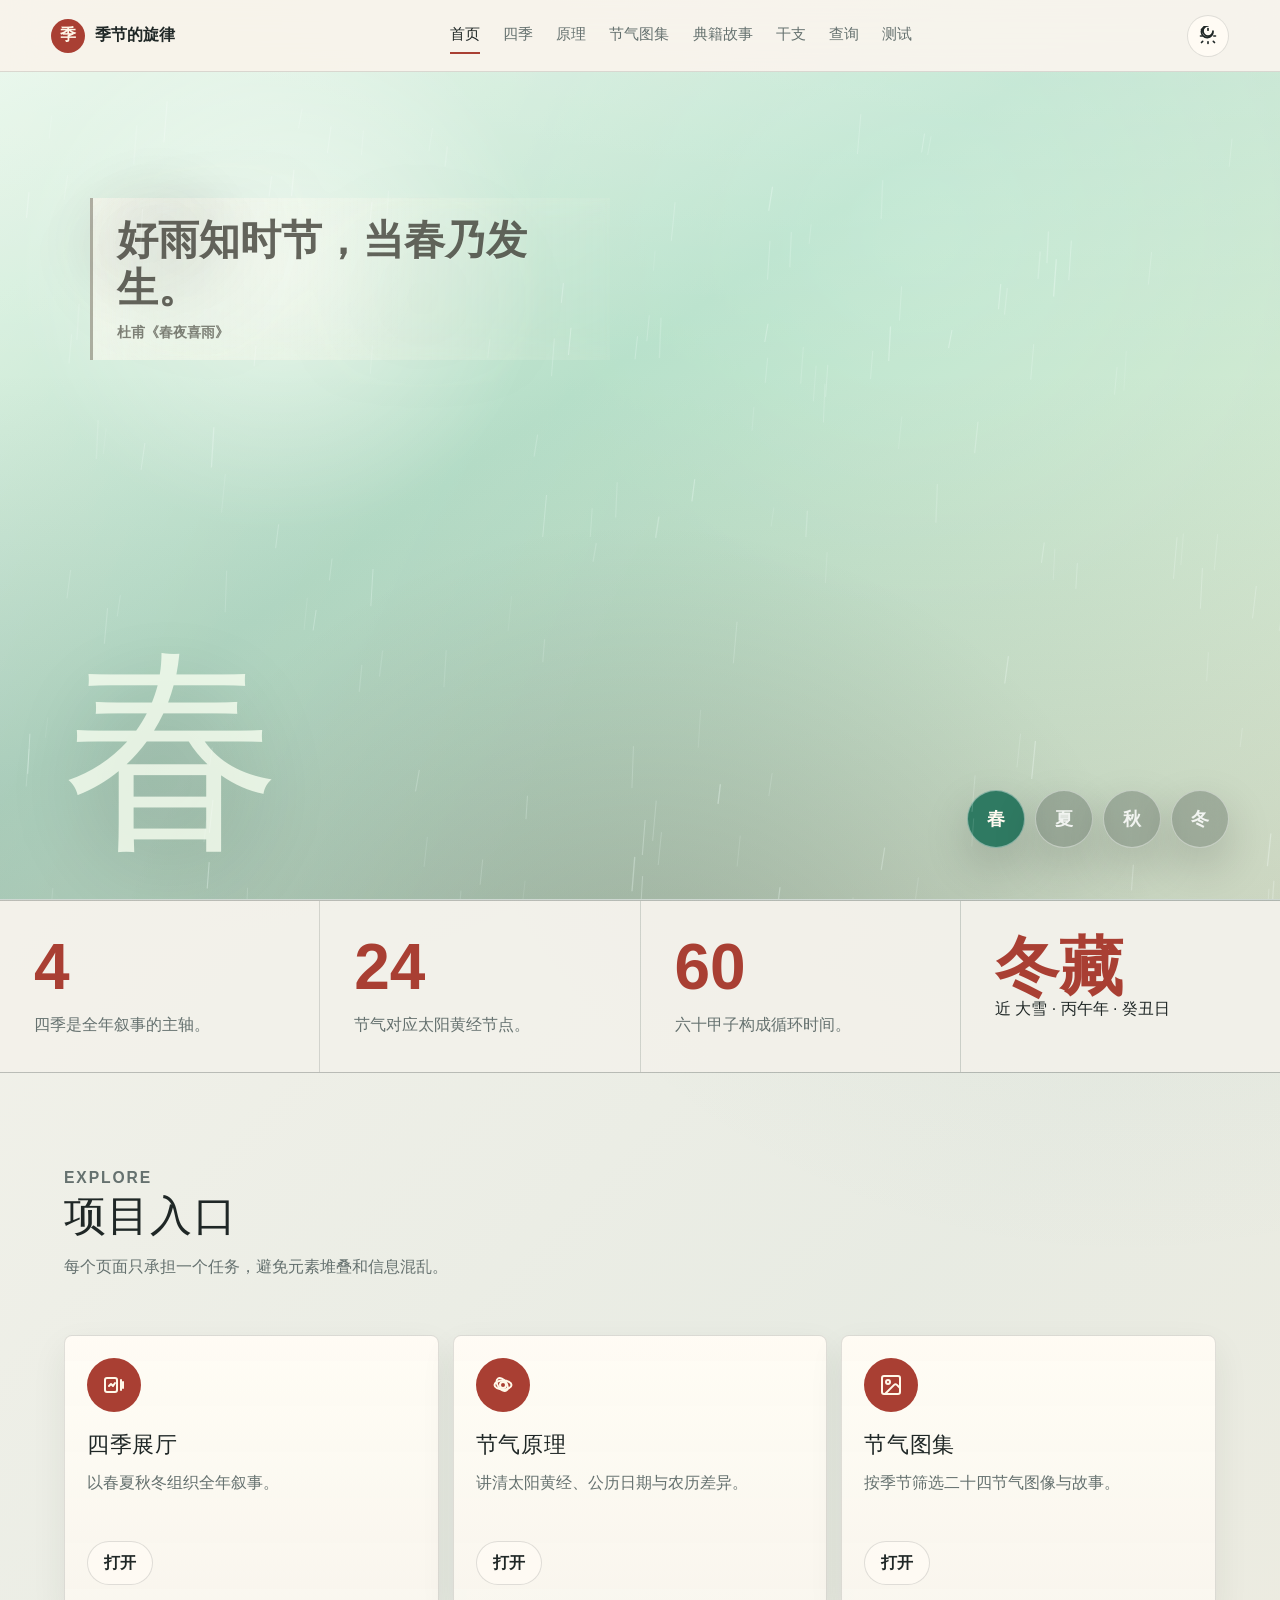
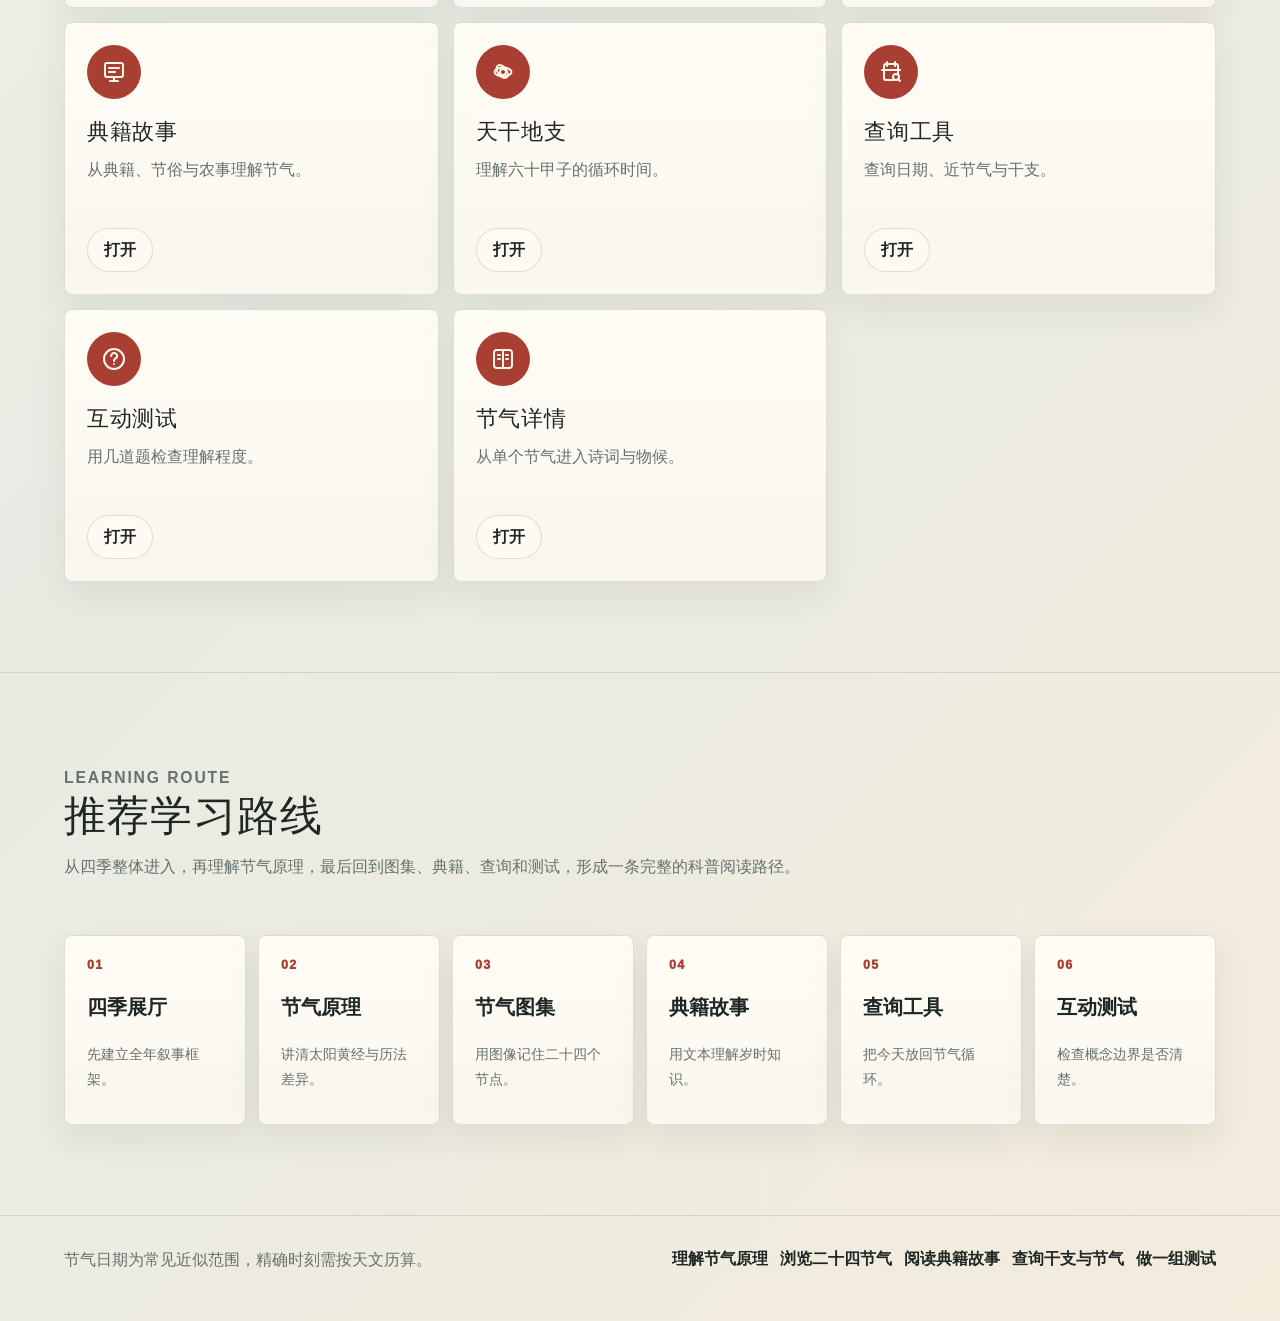
<file: index.html>
<!DOCTYPE html>
<html lang="zh-CN">
<head>
  <meta charset="UTF-8">
  <meta name="viewport" content="width=device-width, initial-scale=1.0">
  <title>季节的旋律 | 首页</title>
  <link rel="icon" href="./images/favicon.svg" type="image/svg+xml">
  <link rel="stylesheet" href="./css/common.css">
  <link rel="stylesheet" href="./css/index.css">
  <link rel="stylesheet" href="./css/unified.css">
</head>
<body data-page="home">
  <div id="appHeader"></div>
  <main>
    <section class="page-hero portal-hero">
      <div class="season-backdrop" id="seasonBoard" aria-label="四季背景分区"></div>
      <canvas id="season-particles" class="season-particles" aria-hidden="true"></canvas>
    </section>
    <section class="portal-stats">
      <article><strong>4</strong><p>四季是全年叙事的主轴。</p></article>
      <article><strong>24</strong><p>节气对应太阳黄经节点。</p></article>
      <article><strong>60</strong><p>六十甲子构成循环时间。</p></article>
      <article id="todayCard"><strong>今日</strong><p>自动显示今日近节气与干支。</p></article>
    </section>
    <section class="content-section">
      <div class="section-heading">
        <p class="eyebrow">Explore</p>
        <h2>项目入口</h2>
        <p>每个页面只承担一个任务，避免元素堆叠和信息混乱。</p>
      </div>
      <div class="grid-4" id="seasonPreview"></div>
    </section>
    <section class="content-section home-learning-section">
      <div class="section-heading">
        <p class="eyebrow">Learning Route</p>
        <h2>推荐学习路线</h2>
        <p>从四季整体进入，再理解节气原理，最后回到图集、典籍、查询和测试，形成一条完整的科普阅读路径。</p>
      </div>
      <ol class="home-learning-route">
        <li><a href="seasons.html"><span>01</span><strong>四季展厅</strong><small>先建立全年叙事框架。</small></a></li>
        <li><a href="principles.html"><span>02</span><strong>节气原理</strong><small>讲清太阳黄经与历法差异。</small></a></li>
        <li><a href="solar-terms.html"><span>03</span><strong>节气图集</strong><small>用图像记住二十四个节点。</small></a></li>
        <li><a href="stories.html"><span>04</span><strong>典籍故事</strong><small>用文本理解岁时知识。</small></a></li>
        <li><a href="calculator.html"><span>05</span><strong>查询工具</strong><small>把今天放回节气循环。</small></a></li>
        <li><a href="quiz.html"><span>06</span><strong>互动测试</strong><small>检查概念边界是否清楚。</small></a></li>
      </ol>
    </section>
  </main>
  <div id="appFooter"></div>
  <script src="./js/data.js?v=20260609-nav2"></script>
  <script src="./js/common.js?v=20260609-fix1"></script>
  <script>window.SeasonApp.bootPage();</script>
</body>
</html>
</file>
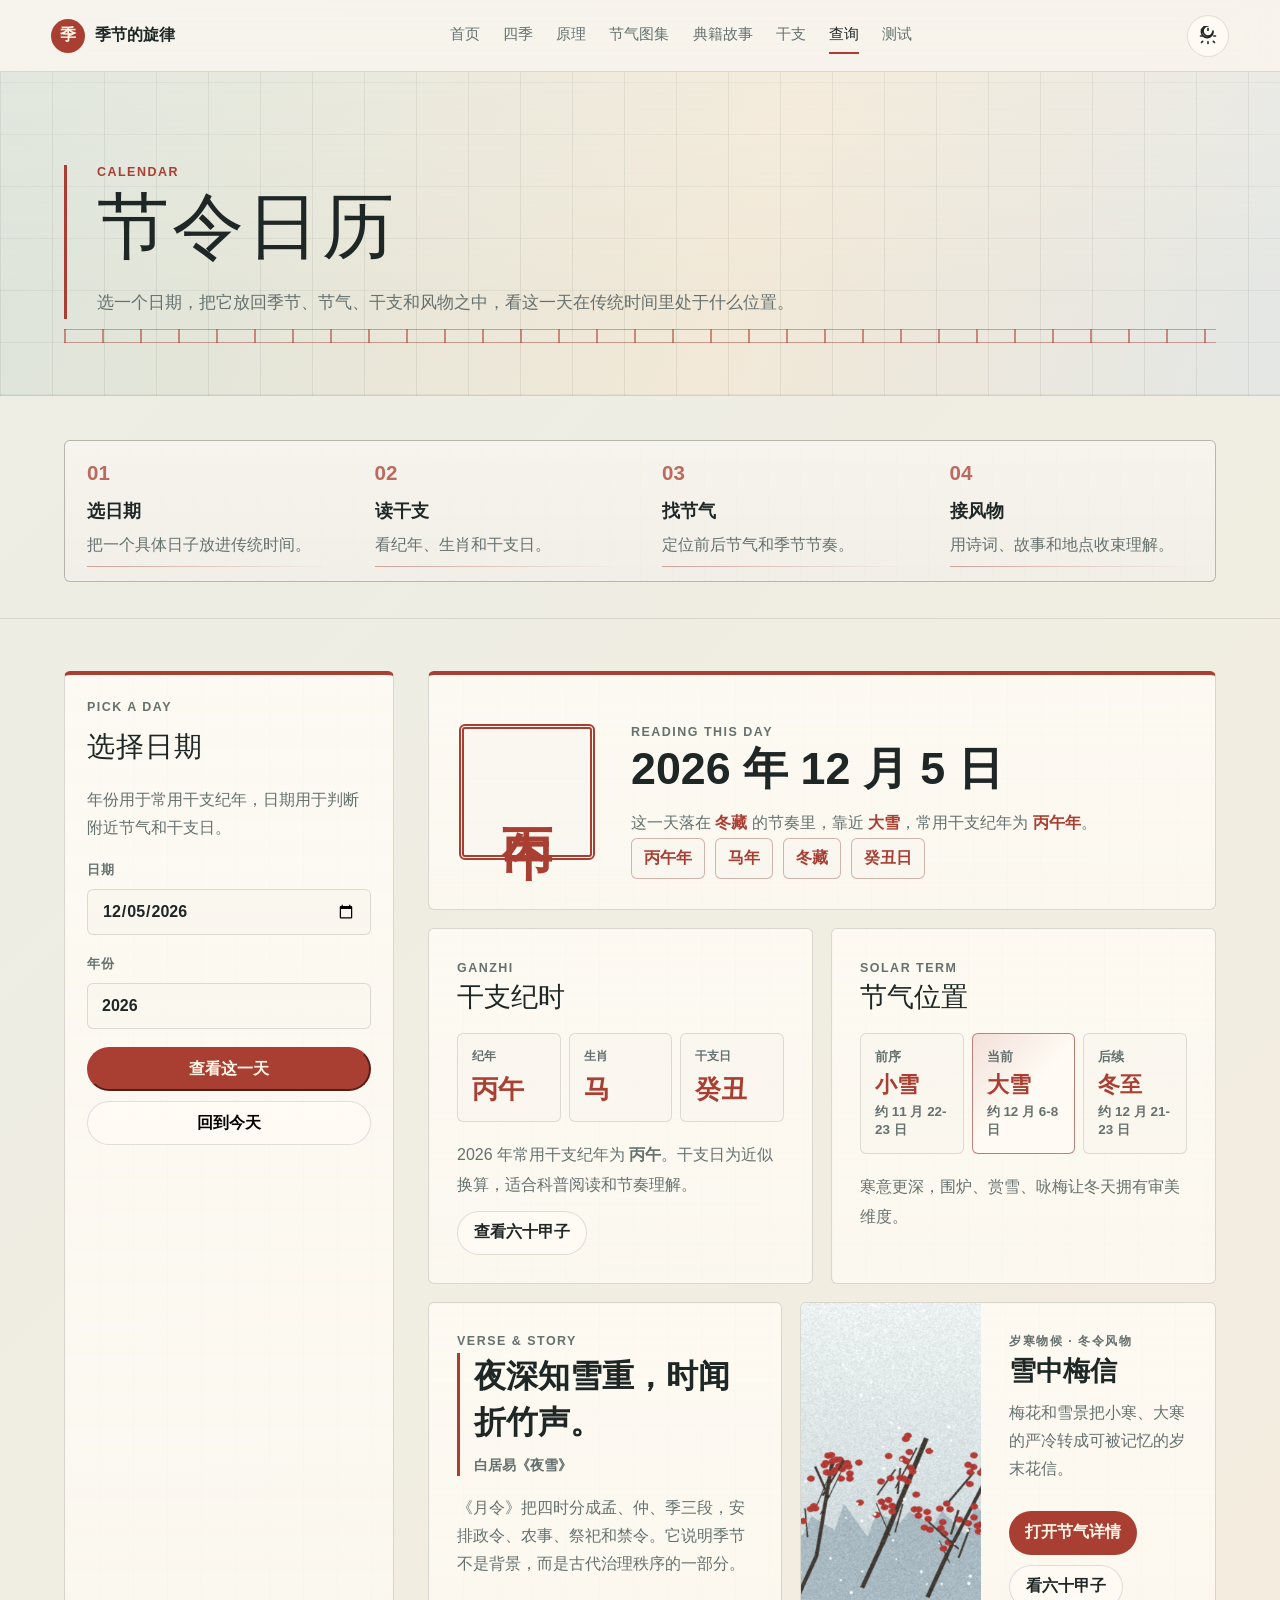
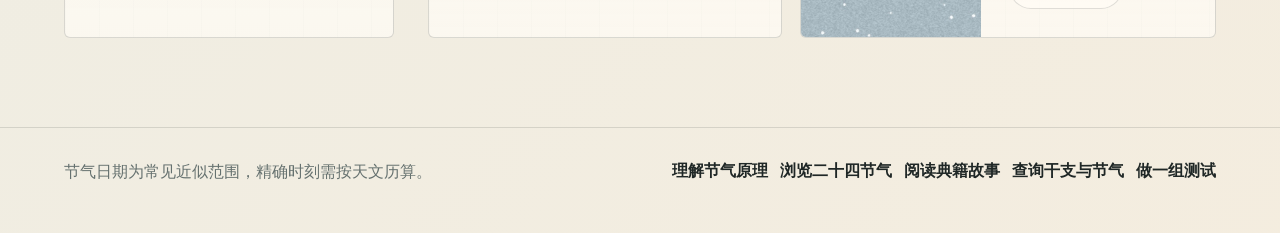
<file: calculator.html>
<!DOCTYPE html>
<html lang="zh-CN">
<head>
  <meta charset="UTF-8">
  <meta name="viewport" content="width=device-width, initial-scale=1.0">
  <title>节令日历 | 季节的旋律</title>
  <link rel="icon" href="./images/favicon.svg" type="image/svg+xml">
  <link rel="stylesheet" href="./css/common.css">
  <link rel="stylesheet" href="./css/ganzhi.css">
  <link rel="stylesheet" href="./css/unified.css">
</head>
<body data-page="calculator">
  <div id="appHeader"></div>
  <main>
    <section class="page-hero calculator-hero">
      <div class="hero-copy">
        <p class="eyebrow">Calendar</p>
        <h1>节令日历</h1>
        <p class="lead">选一个日期，把它放回季节、节气、干支和风物之中，看这一天在传统时间里处于什么位置。</p>
      </div>
    </section>
    <section class="content-section calculator-guide">
      <div class="calendar-steps">
        <article><strong>01</strong><span>选日期</span><p>把一个具体日子放进传统时间。</p></article>
        <article><strong>02</strong><span>读干支</span><p>看纪年、生肖和干支日。</p></article>
        <article><strong>03</strong><span>找节气</span><p>定位前后节气和季节节奏。</p></article>
        <article><strong>04</strong><span>接风物</span><p>用诗词、故事和地点收束理解。</p></article>
      </div>
    </section>

    <section class="content-section calculator-workbench">
      <form class="card query-card" id="queryForm">
        <div class="card-body">
          <p class="eyebrow">Pick A Day</p>
          <h2>选择日期</h2>
          <p>年份用于常用干支纪年，日期用于判断附近节气和干支日。</p>
          <label for="dateInput">日期</label>
          <input id="dateInput" type="date">
          <label for="yearInput">年份</label>
          <input id="yearInput" type="number" min="-3000" max="3000">
          <div class="quick-links">
            <button class="button" type="submit">查看这一天</button>
            <button class="ghost-button" id="todayButton" type="button">回到今天</button>
          </div>
        </div>
      </form>
      <div id="resultPanel"></div>
    </section>
  </main>
  <div id="appFooter"></div>
  <script src="./js/data.js?v=20260609-nav2"></script>
  <script src="./js/common.js?v=20260609-fix1"></script>
  <script src="./js/calculator.js?v=20260609-nav2"></script>
  <script>window.SeasonApp.bootPage();</script>
</body>
</html>
</file>
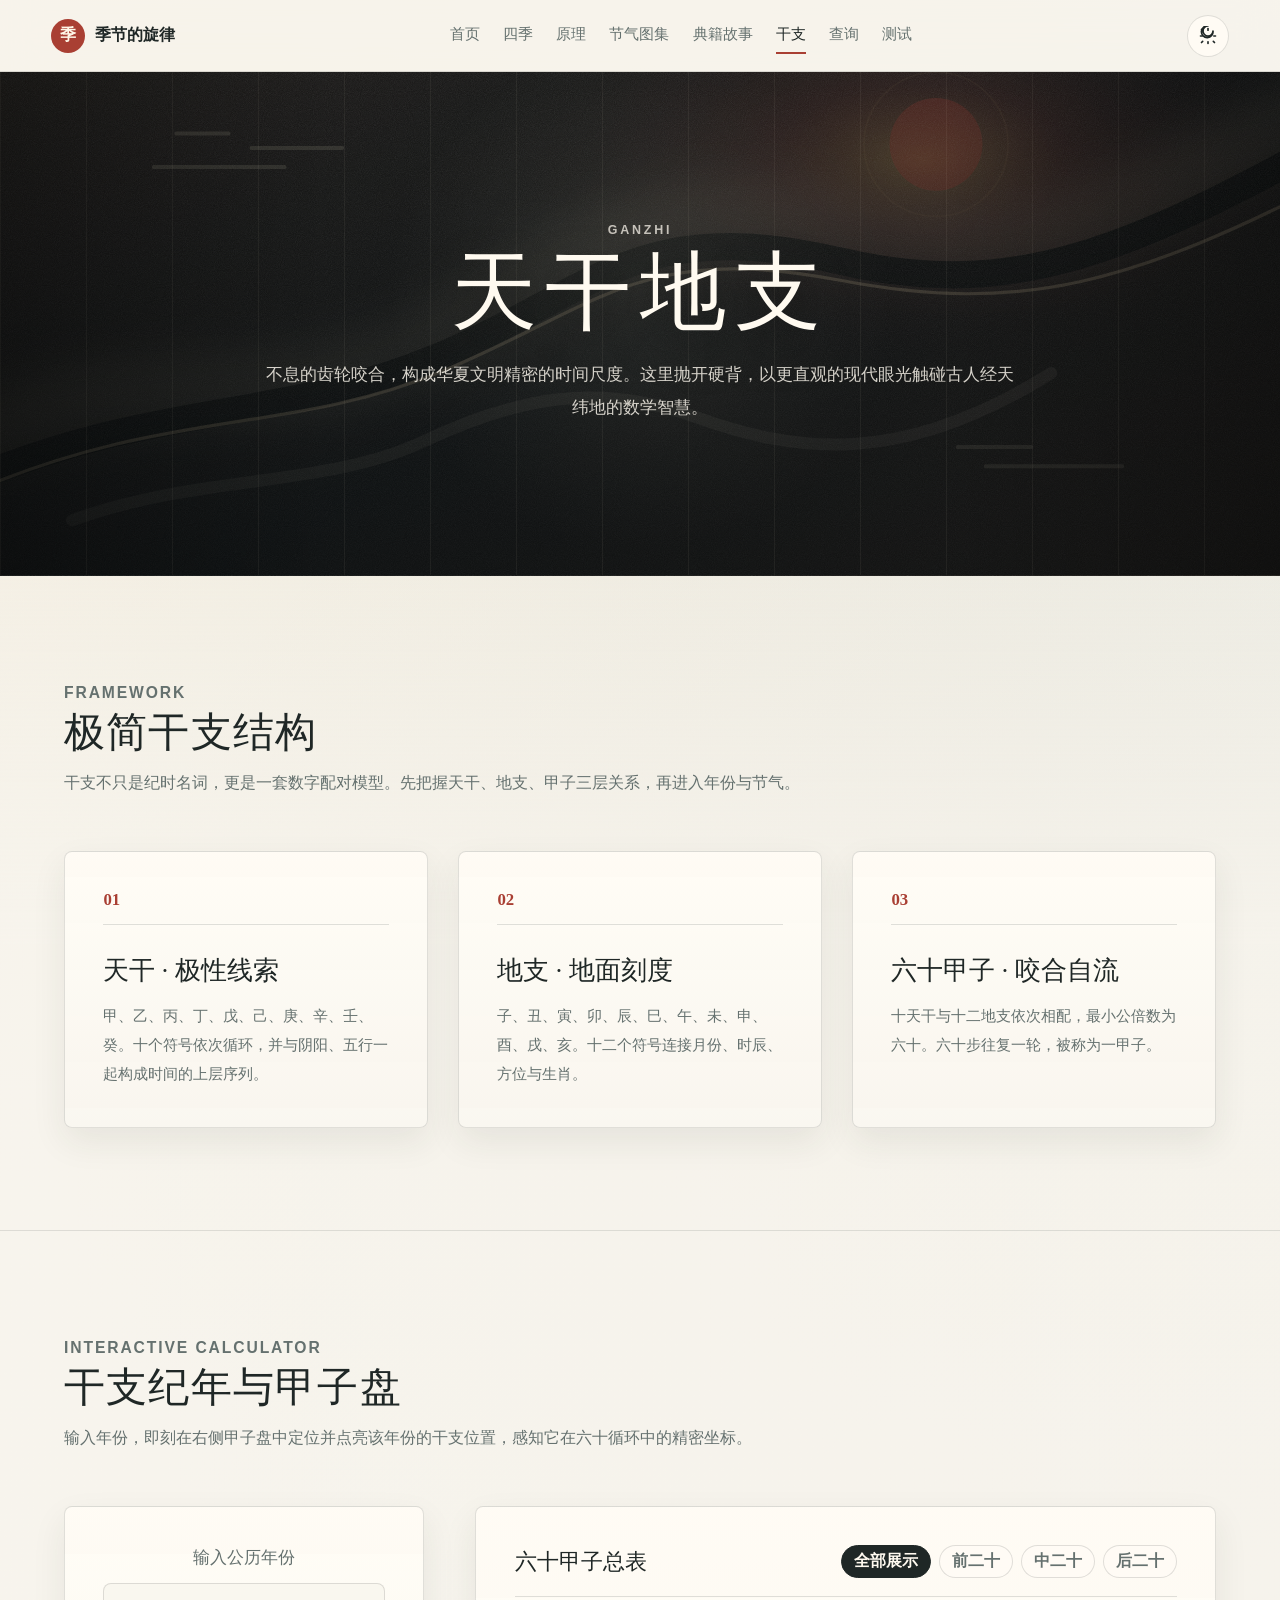
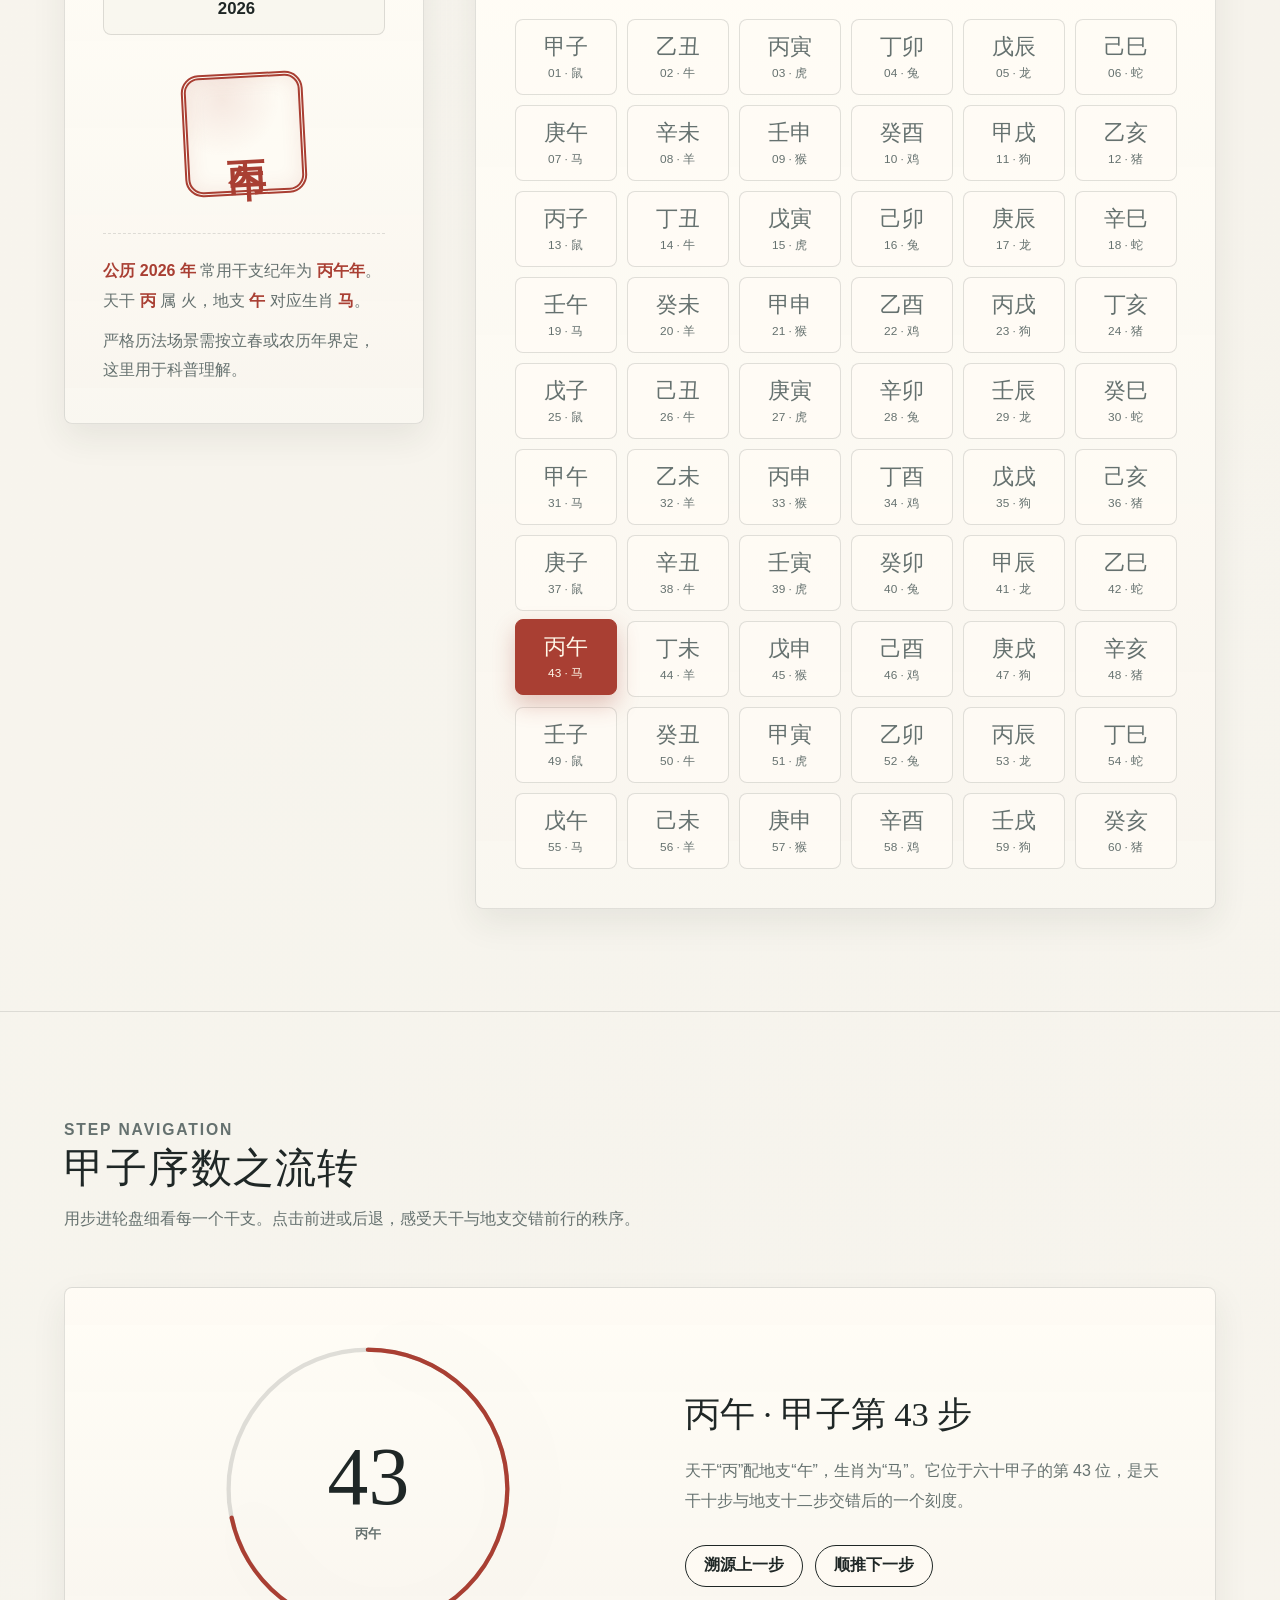
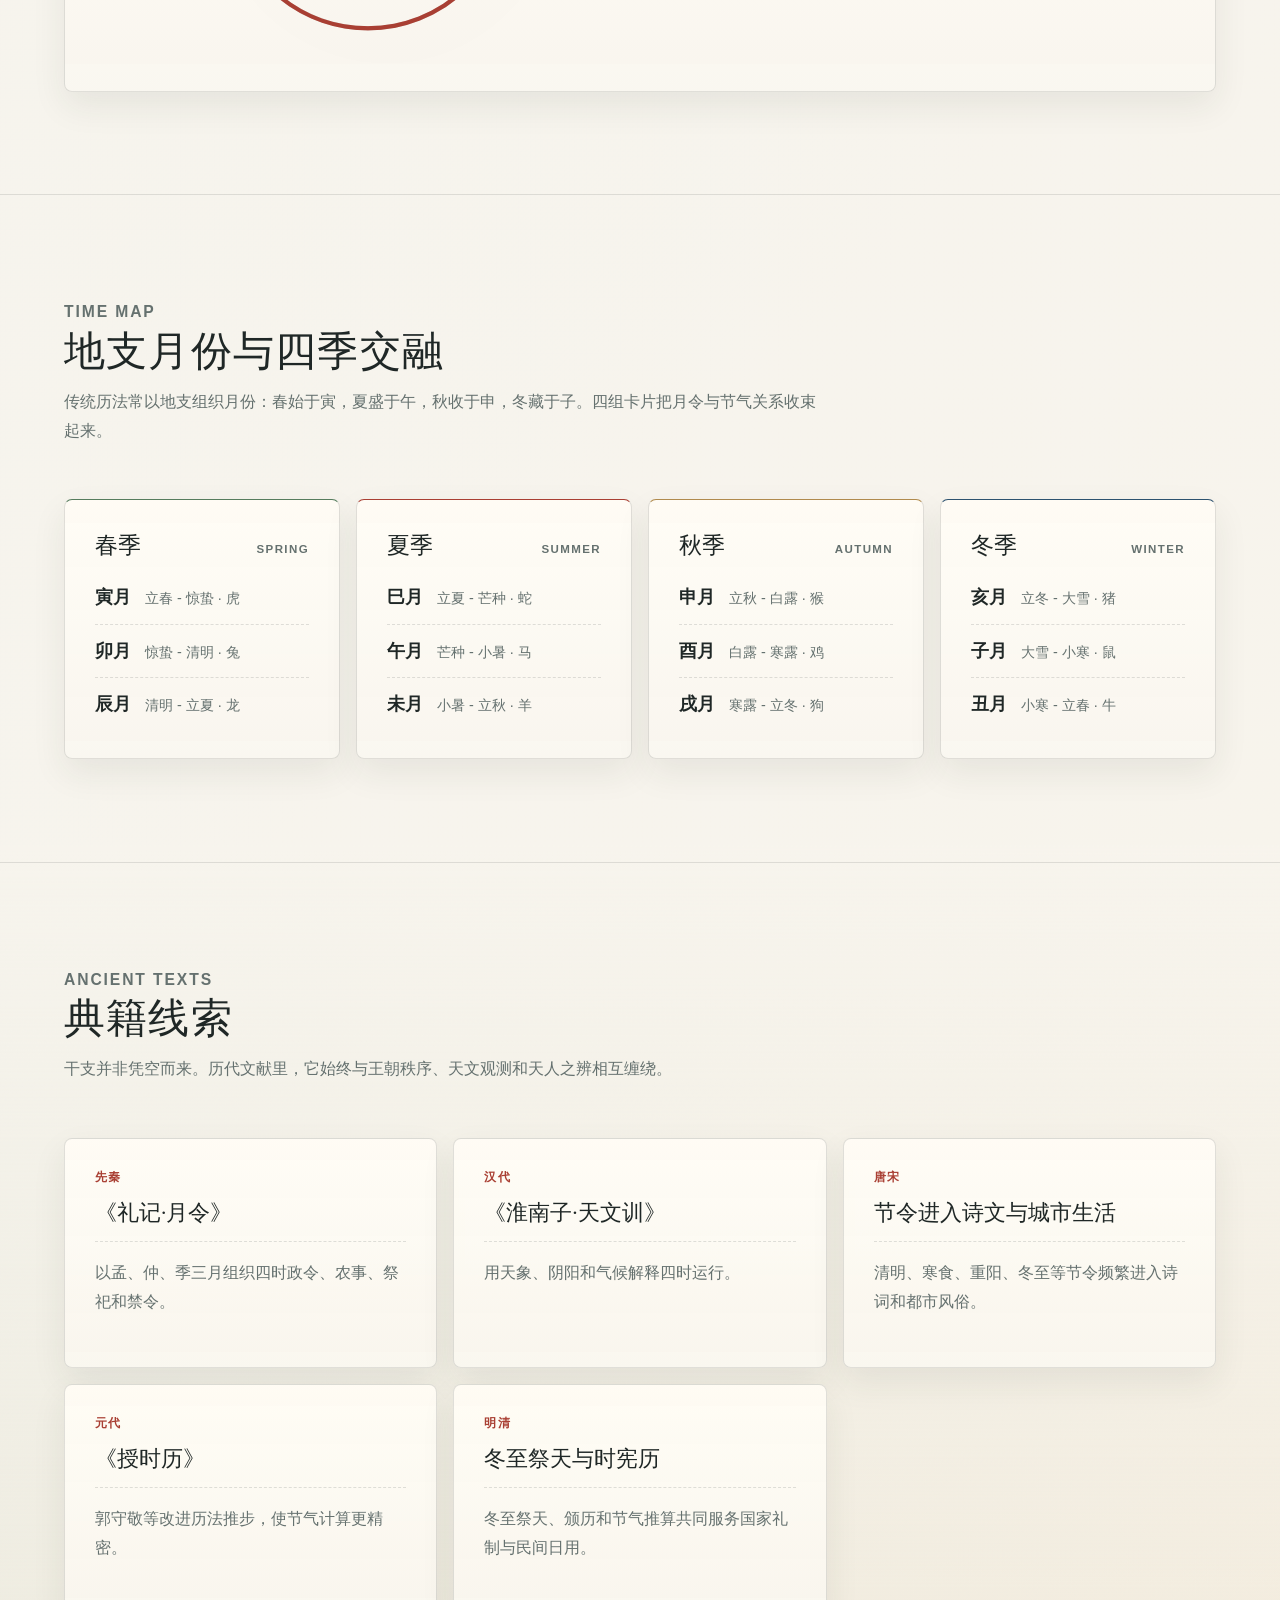
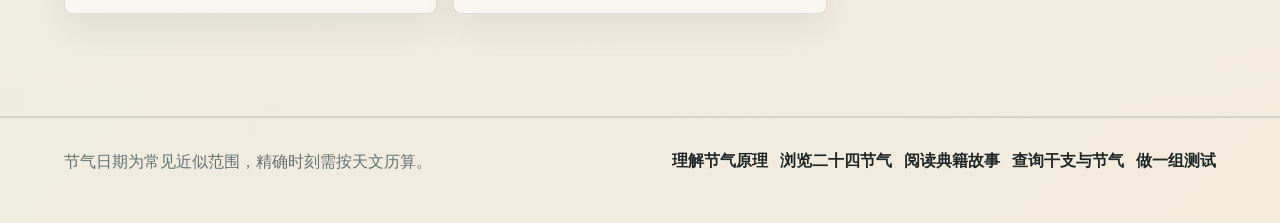
<file: ganzhi.html>
<!DOCTYPE html>
<html lang="zh-CN">
<head>
  <meta charset="UTF-8">
  <meta name="viewport" content="width=device-width, initial-scale=1.0">
  <title>天干地支 | 季节的旋律</title>
  <link rel="icon" href="./images/favicon.svg" type="image/svg+xml">
  <link rel="stylesheet" href="./css/common.css">
  <link rel="stylesheet" href="./css/ganzhi.css">
  <link rel="stylesheet" href="./css/unified.css">
</head>
<body data-page="ganzhi">
  <div id="appHeader"></div>
  <main>
    <section class="page-hero ganzhi-hero">
      <div class="hero-copy ganzhi-hero-copy">
        <p class="eyebrow">Ganzhi</p>
        <h1>天干地支</h1>
        <p class="lead">不息的齿轮咬合，构成华夏文明精密的时间尺度。这里抛开硬背，以更直观的现代眼光触碰古人经天纬地的数学智慧。</p>
      </div>
    </section>

    <section class="content-section ganzhi-guide">
      <div class="section-heading">
        <p class="eyebrow">Framework</p>
        <h2>极简干支结构</h2>
        <p>干支不只是纪时名词，更是一套数字配对模型。先把握天干、地支、甲子三层关系，再进入年份与节气。</p>
      </div>
      <div class="ganzhi-flow">
        <article class="flow-card">
          <span class="num">01</span>
          <h3>天干 · 极性线索</h3>
          <p>甲、乙、丙、丁、戊、己、庚、辛、壬、癸。十个符号依次循环，并与阴阳、五行一起构成时间的上层序列。</p>
        </article>
        <article class="flow-card">
          <span class="num">02</span>
          <h3>地支 · 地面刻度</h3>
          <p>子、丑、寅、卯、辰、巳、午、未、申、酉、戌、亥。十二个符号连接月份、时辰、方位与生肖。</p>
        </article>
        <article class="flow-card">
          <span class="num">03</span>
          <h3>六十甲子 · 咬合自流</h3>
          <p>十天干与十二地支依次相配，最小公倍数为六十。六十步往复一轮，被称为一甲子。</p>
        </article>
      </div>
    </section>

    <section class="content-section">
      <div class="section-heading">
        <p class="eyebrow">Interactive Calculator</p>
        <h2>干支纪年与甲子盘</h2>
        <p>输入年份，即刻在右侧甲子盘中定位并点亮该年份的干支位置，感知它在六十循环中的精密坐标。</p>
      </div>
      <div class="ganzhi-layout">
        <aside class="calculator-card">
          <label for="yearInput">输入公历年份</label>
          <div class="year-control">
            <input id="yearInput" type="number" min="-3000" max="3000">
          </div>
          <div class="seal-container">
            <div class="seal" id="yearSeal">丙午</div>
          </div>
          <div class="explain-text" id="yearExplain"></div>
        </aside>

        <section class="ganzhi-grid-box">
          <div class="grid-box-header">
            <h3>六十甲子总表</h3>
            <div class="filter-pills" id="jiaziFilters"></div>
          </div>
          <div class="jiazi-table" id="ganzhiTable"></div>
        </section>
      </div>
    </section>

    <section class="content-section">
      <div class="section-heading">
        <p class="eyebrow">Step Navigation</p>
        <h2>甲子序数之流转</h2>
        <p>用步进轮盘细看每一个干支。点击前进或后退，感受天干与地支交错前行的秩序。</p>
      </div>
      <div class="cycle-panel">
        <div class="cycle-dial-container">
          <svg class="dial-svg" viewBox="0 0 280 280" aria-hidden="true">
            <circle class="dial-track" cx="140" cy="140" r="130"></circle>
            <circle class="dial-progress" id="dialProgress" cx="140" cy="140" r="130"></circle>
          </svg>
          <div class="dial-center-text">
            <span class="num" id="dialIndex">01</span>
            <span class="unit" id="dialName">甲子</span>
          </div>
        </div>
        <div class="cycle-info">
          <h3 id="cycleTitle">甲子 · 岁始首位</h3>
          <p id="cycleDesc">甲为木之阳，子为水之阳。水木相生，藏着严寒之下万物复苏的初萌动力。</p>
          <div class="cycle-controls">
            <button class="control-btn" id="prevCycleBtn" type="button">溯源上一步</button>
            <button class="control-btn" id="nextCycleBtn" type="button">顺推下一步</button>
          </div>
        </div>
      </div>
    </section>

    <section class="content-section">
      <div class="section-heading">
        <p class="eyebrow">Time Map</p>
        <h2>地支月份与四季交融</h2>
        <p>传统历法常以地支组织月份：春始于寅，夏盛于午，秋收于申，冬藏于子。四组卡片把月令与节气关系收束起来。</p>
      </div>
      <div class="month-season-container" id="monthBranchMap"></div>
    </section>

    <section class="content-section">
      <div class="section-heading">
        <p class="eyebrow">Ancient Texts</p>
        <h2>典籍线索</h2>
        <p>干支并非凭空而来。历代文献里，它始终与王朝秩序、天文观测和天人之辨相互缠绕。</p>
      </div>
      <div class="records-grid" id="recordList"></div>
    </section>
  </main>
  <div id="appFooter"></div>
  <script src="./js/data.js?v=20260609-nav2"></script>
  <script src="./js/common.js?v=20260609-fix1"></script>
  <script>window.SeasonApp.bootPage();</script>
</body>
</html>
</file>
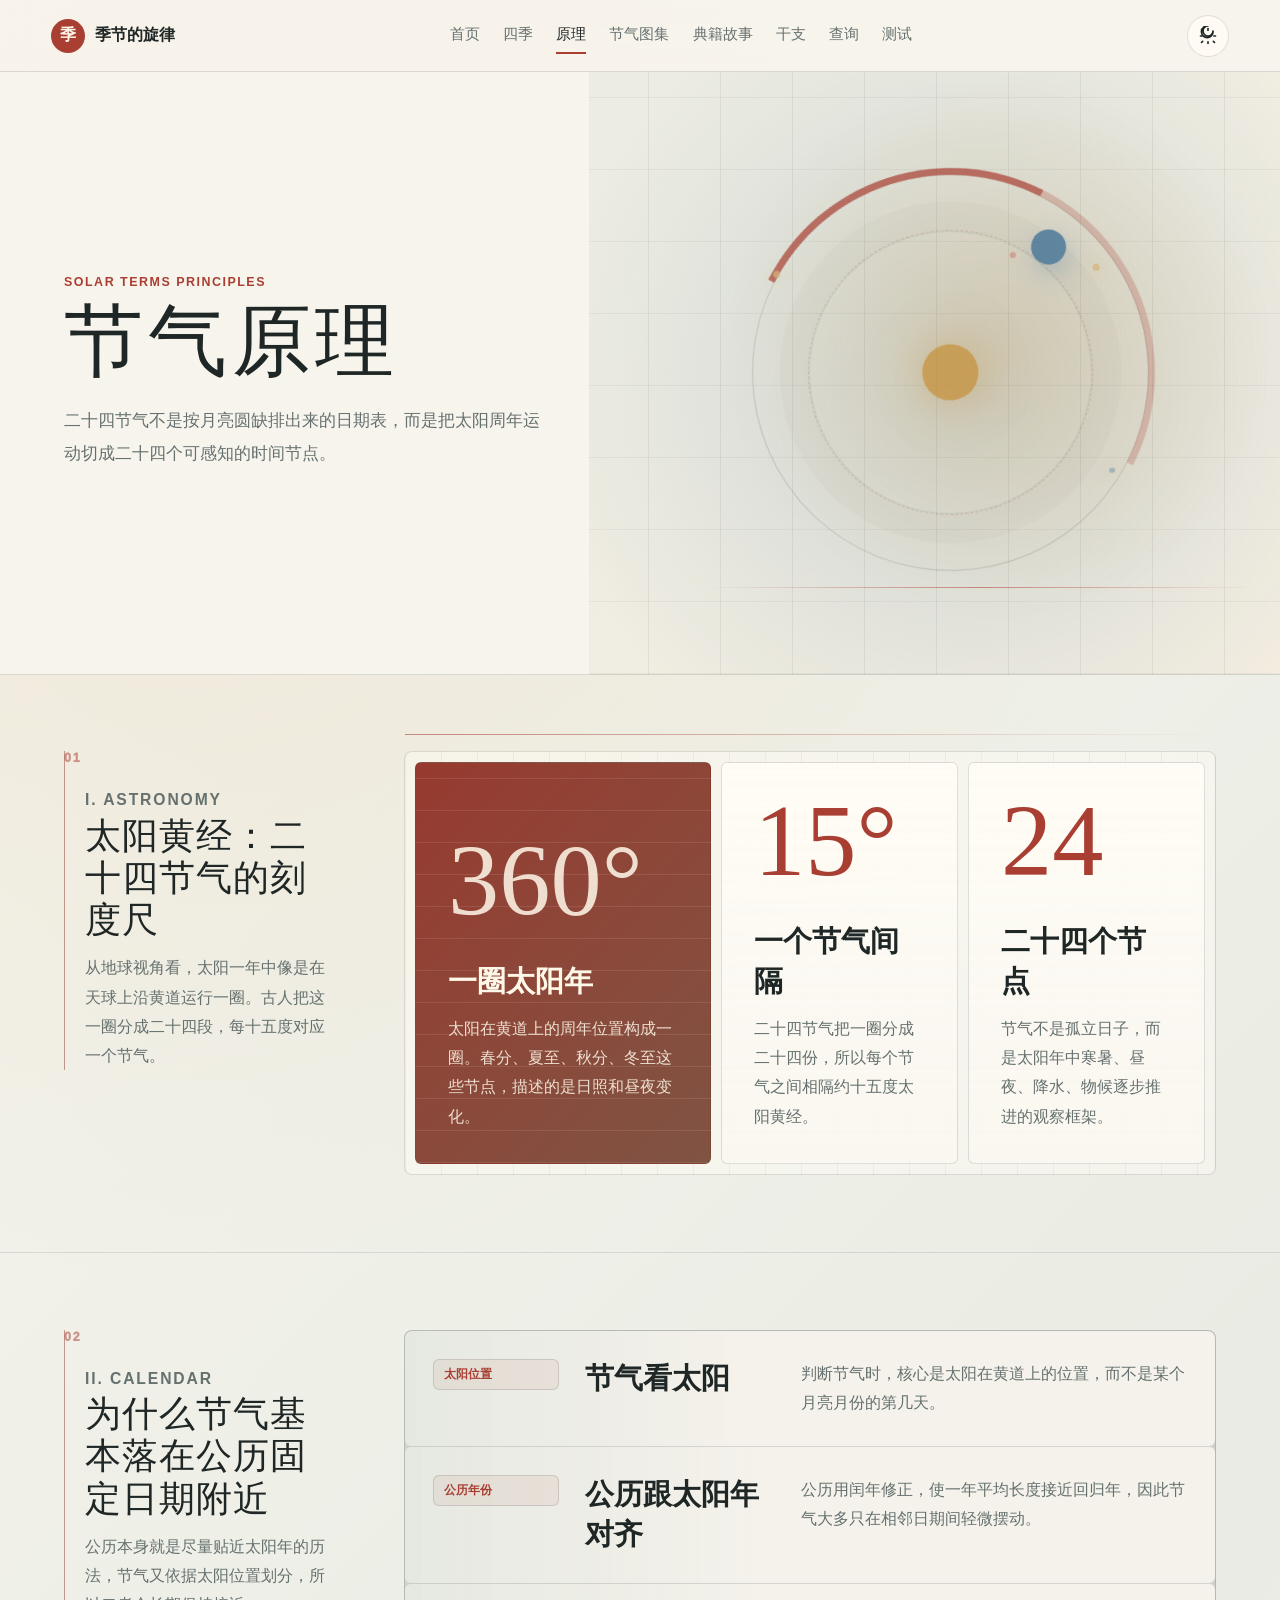
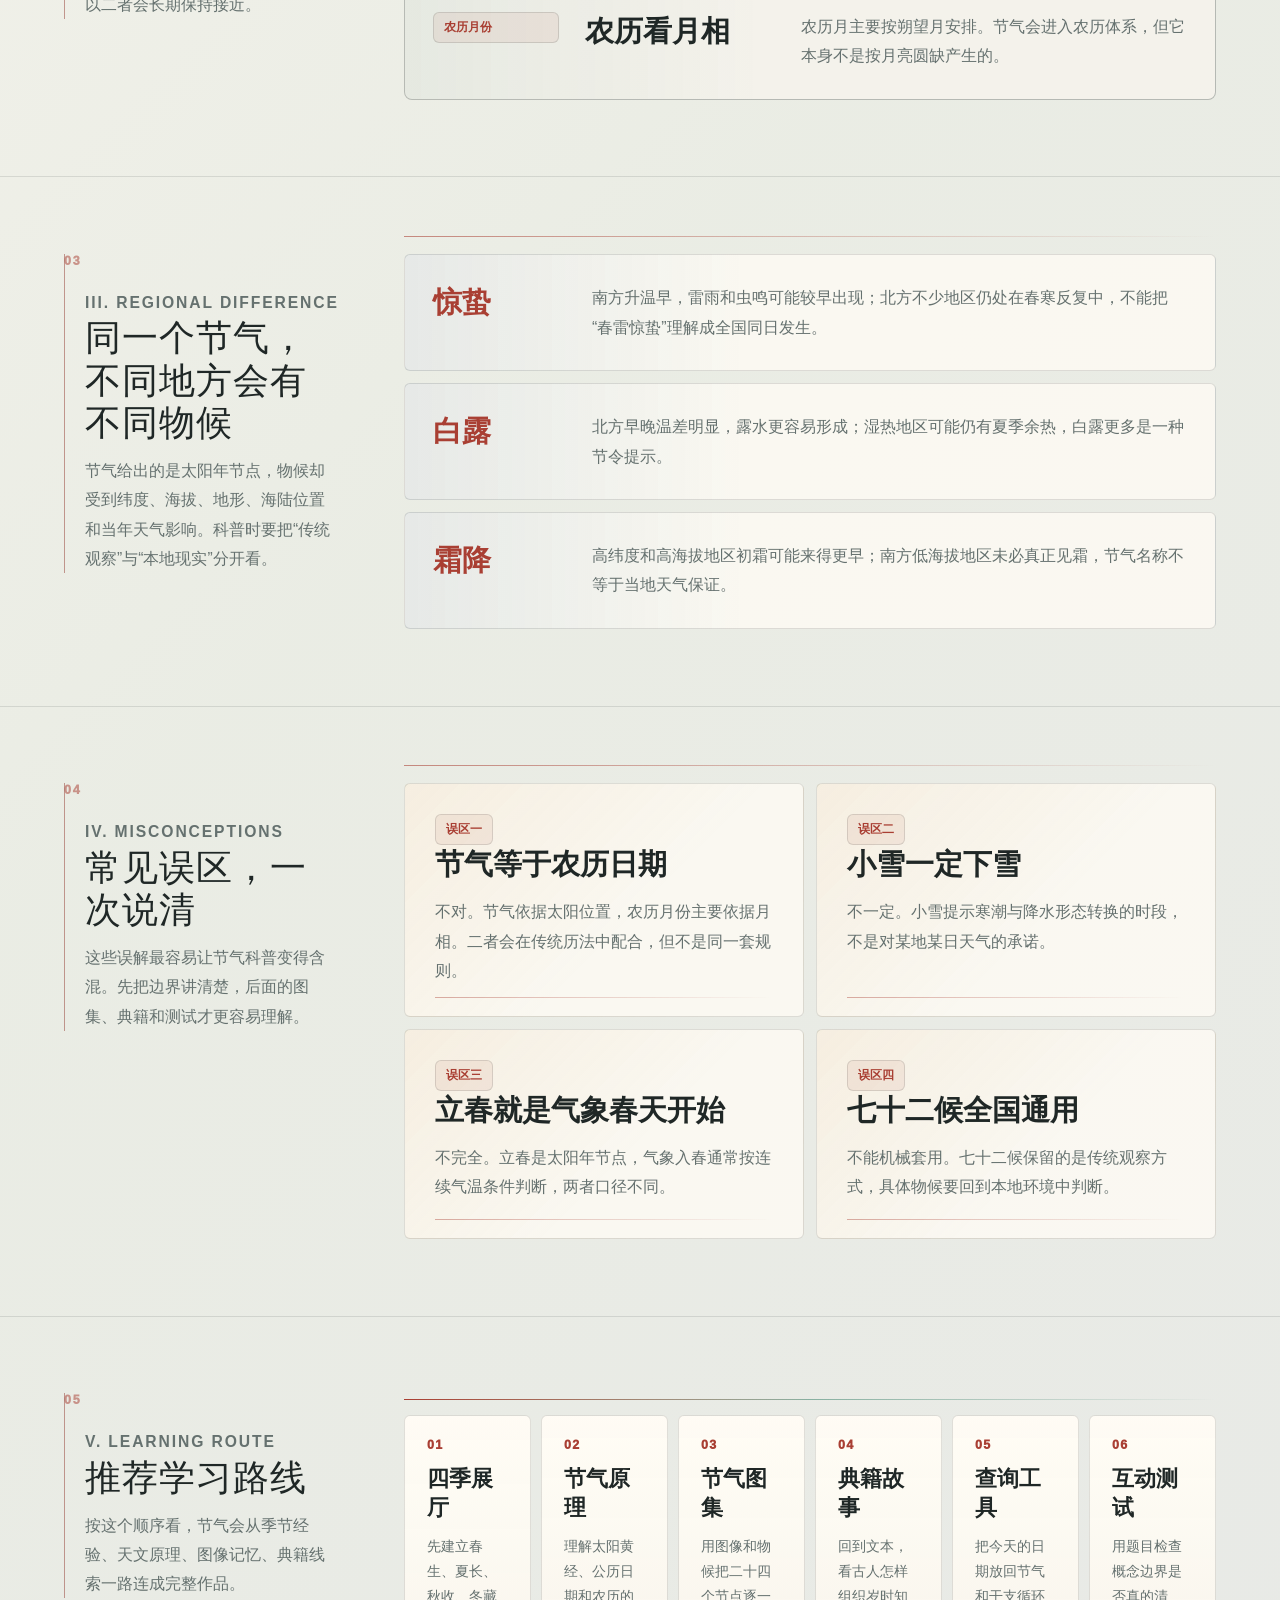
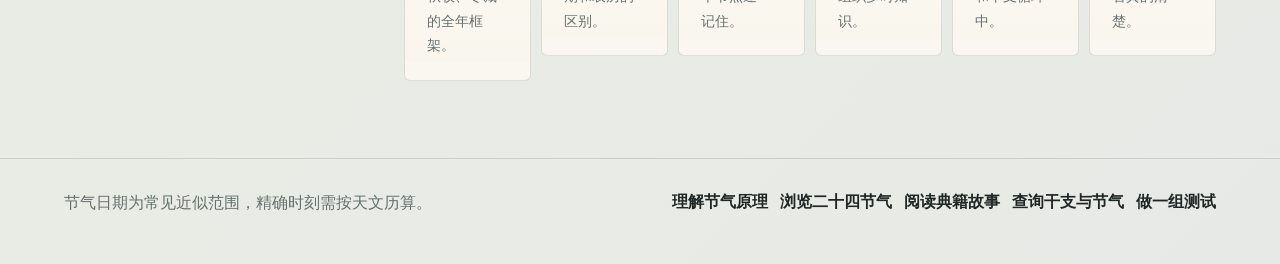
<file: principles.html>
<!DOCTYPE html>
<html lang="zh-CN">
<head>
  <meta charset="UTF-8">
  <meta name="viewport" content="width=device-width, initial-scale=1.0">
  <title>节气原理 | 季节的旋律</title>
  <link rel="icon" href="./images/favicon.svg" type="image/svg+xml">
  <link rel="stylesheet" href="./css/common.css">
  <link rel="stylesheet" href="./css/principles.css">
  <link rel="stylesheet" href="./css/unified.css">
</head>
<body data-page="principles">
  <div id="appHeader"></div>
  <main>
    <section class="page-hero principles-hero">
      <div class="hero-copy">
        <p class="eyebrow">Solar Terms Principles</p>
        <h1>节气原理</h1>
        <p class="lead">二十四节气不是按月亮圆缺排出来的日期表，而是把太阳周年运动切成二十四个可感知的时间节点。</p>
      </div>
      <div class="principle-orbit" aria-hidden="true">
        <span></span>
        <i></i>
      </div>
    </section>

    <section class="content-section">
      <div class="section-heading">
        <p class="eyebrow">I. Astronomy</p>
        <h2>太阳黄经：二十四节气的刻度尺</h2>
        <p>从地球视角看，太阳一年中像是在天球上沿黄道运行一圈。古人把这一圈分成二十四段，每十五度对应一个节气。</p>
      </div>
      <div class="principle-grid">
        <article class="principle-card emphasis">
          <strong>360°</strong>
          <h3>一圈太阳年</h3>
          <p>太阳在黄道上的周年位置构成一圈。春分、夏至、秋分、冬至这些节点，描述的是日照和昼夜变化。</p>
        </article>
        <article class="principle-card">
          <strong>15°</strong>
          <h3>一个节气间隔</h3>
          <p>二十四节气把一圈分成二十四份，所以每个节气之间相隔约十五度太阳黄经。</p>
        </article>
        <article class="principle-card">
          <strong>24</strong>
          <h3>二十四个节点</h3>
          <p>节气不是孤立日子，而是太阳年中寒暑、昼夜、降水、物候逐步推进的观察框架。</p>
        </article>
      </div>
    </section>

    <section class="content-section">
      <div class="section-heading">
        <p class="eyebrow">II. Calendar</p>
        <h2>为什么节气基本落在公历固定日期附近</h2>
        <p>公历本身就是尽量贴近太阳年的历法，节气又依据太阳位置划分，所以二者会长期保持接近。</p>
      </div>
      <div class="calendar-compare">
        <article>
          <span>太阳位置</span>
          <h3>节气看太阳</h3>
          <p>判断节气时，核心是太阳在黄道上的位置，而不是某个月亮月份的第几天。</p>
        </article>
        <article>
          <span>公历年份</span>
          <h3>公历跟太阳年对齐</h3>
          <p>公历用闰年修正，使一年平均长度接近回归年，因此节气大多只在相邻日期间轻微摆动。</p>
        </article>
        <article>
          <span>农历月份</span>
          <h3>农历看月相</h3>
          <p>农历月主要按朔望月安排。节气会进入农历体系，但它本身不是按月亮圆缺产生的。</p>
        </article>
      </div>
    </section>

    <section class="content-section">
      <div class="section-heading">
        <p class="eyebrow">III. Regional Difference</p>
        <h2>同一个节气，不同地方会有不同物候</h2>
        <p>节气给出的是太阳年节点，物候却受到纬度、海拔、地形、海陆位置和当年天气影响。科普时要把“传统观察”与“本地现实”分开看。</p>
      </div>
      <div class="region-grid">
        <article>
          <h3>惊蛰</h3>
          <p>南方升温早，雷雨和虫鸣可能较早出现；北方不少地区仍处在春寒反复中，不能把“春雷惊蛰”理解成全国同日发生。</p>
        </article>
        <article>
          <h3>白露</h3>
          <p>北方早晚温差明显，露水更容易形成；湿热地区可能仍有夏季余热，白露更多是一种节令提示。</p>
        </article>
        <article>
          <h3>霜降</h3>
          <p>高纬度和高海拔地区初霜可能来得更早；南方低海拔地区未必真正见霜，节气名称不等于当地天气保证。</p>
        </article>
      </div>
    </section>

    <section class="content-section">
      <div class="section-heading">
        <p class="eyebrow">IV. Misconceptions</p>
        <h2>常见误区，一次说清</h2>
        <p>这些误解最容易让节气科普变得含混。先把边界讲清楚，后面的图集、典籍和测试才更容易理解。</p>
      </div>
      <div class="myth-grid">
        <article>
          <span>误区一</span>
          <h3>节气等于农历日期</h3>
          <p>不对。节气依据太阳位置，农历月份主要依据月相。二者会在传统历法中配合，但不是同一套规则。</p>
        </article>
        <article>
          <span>误区二</span>
          <h3>小雪一定下雪</h3>
          <p>不一定。小雪提示寒潮与降水形态转换的时段，不是对某地某日天气的承诺。</p>
        </article>
        <article>
          <span>误区三</span>
          <h3>立春就是气象春天开始</h3>
          <p>不完全。立春是太阳年节点，气象入春通常按连续气温条件判断，两者口径不同。</p>
        </article>
        <article>
          <span>误区四</span>
          <h3>七十二候全国通用</h3>
          <p>不能机械套用。七十二候保留的是传统观察方式，具体物候要回到本地环境中判断。</p>
        </article>
      </div>
    </section>

    <section class="content-section">
      <div class="section-heading">
        <p class="eyebrow">V. Learning Route</p>
        <h2>推荐学习路线</h2>
        <p>按这个顺序看，节气会从季节经验、天文原理、图像记忆、典籍线索一路连成完整作品。</p>
      </div>
      <ol class="learning-steps">
        <li><a href="seasons.html"><span>01</span><strong>四季展厅</strong><small>先建立春生、夏长、秋收、冬藏的全年框架。</small></a></li>
        <li><a href="principles.html"><span>02</span><strong>节气原理</strong><small>理解太阳黄经、公历日期和农历的区别。</small></a></li>
        <li><a href="solar-terms.html"><span>03</span><strong>节气图集</strong><small>用图像和物候把二十四个节点逐一记住。</small></a></li>
        <li><a href="stories.html"><span>04</span><strong>典籍故事</strong><small>回到文本，看古人怎样组织岁时知识。</small></a></li>
        <li><a href="calculator.html"><span>05</span><strong>查询工具</strong><small>把今天的日期放回节气和干支循环中。</small></a></li>
        <li><a href="quiz.html"><span>06</span><strong>互动测试</strong><small>用题目检查概念边界是否真的清楚。</small></a></li>
      </ol>
    </section>
  </main>
  <div id="appFooter"></div>
  <script src="./js/data.js?v=20260609-nav2"></script>
  <script src="./js/common.js?v=20260609-fix1"></script>
  <script>window.SeasonApp.bootPage();</script>
</body>
</html>
</file>
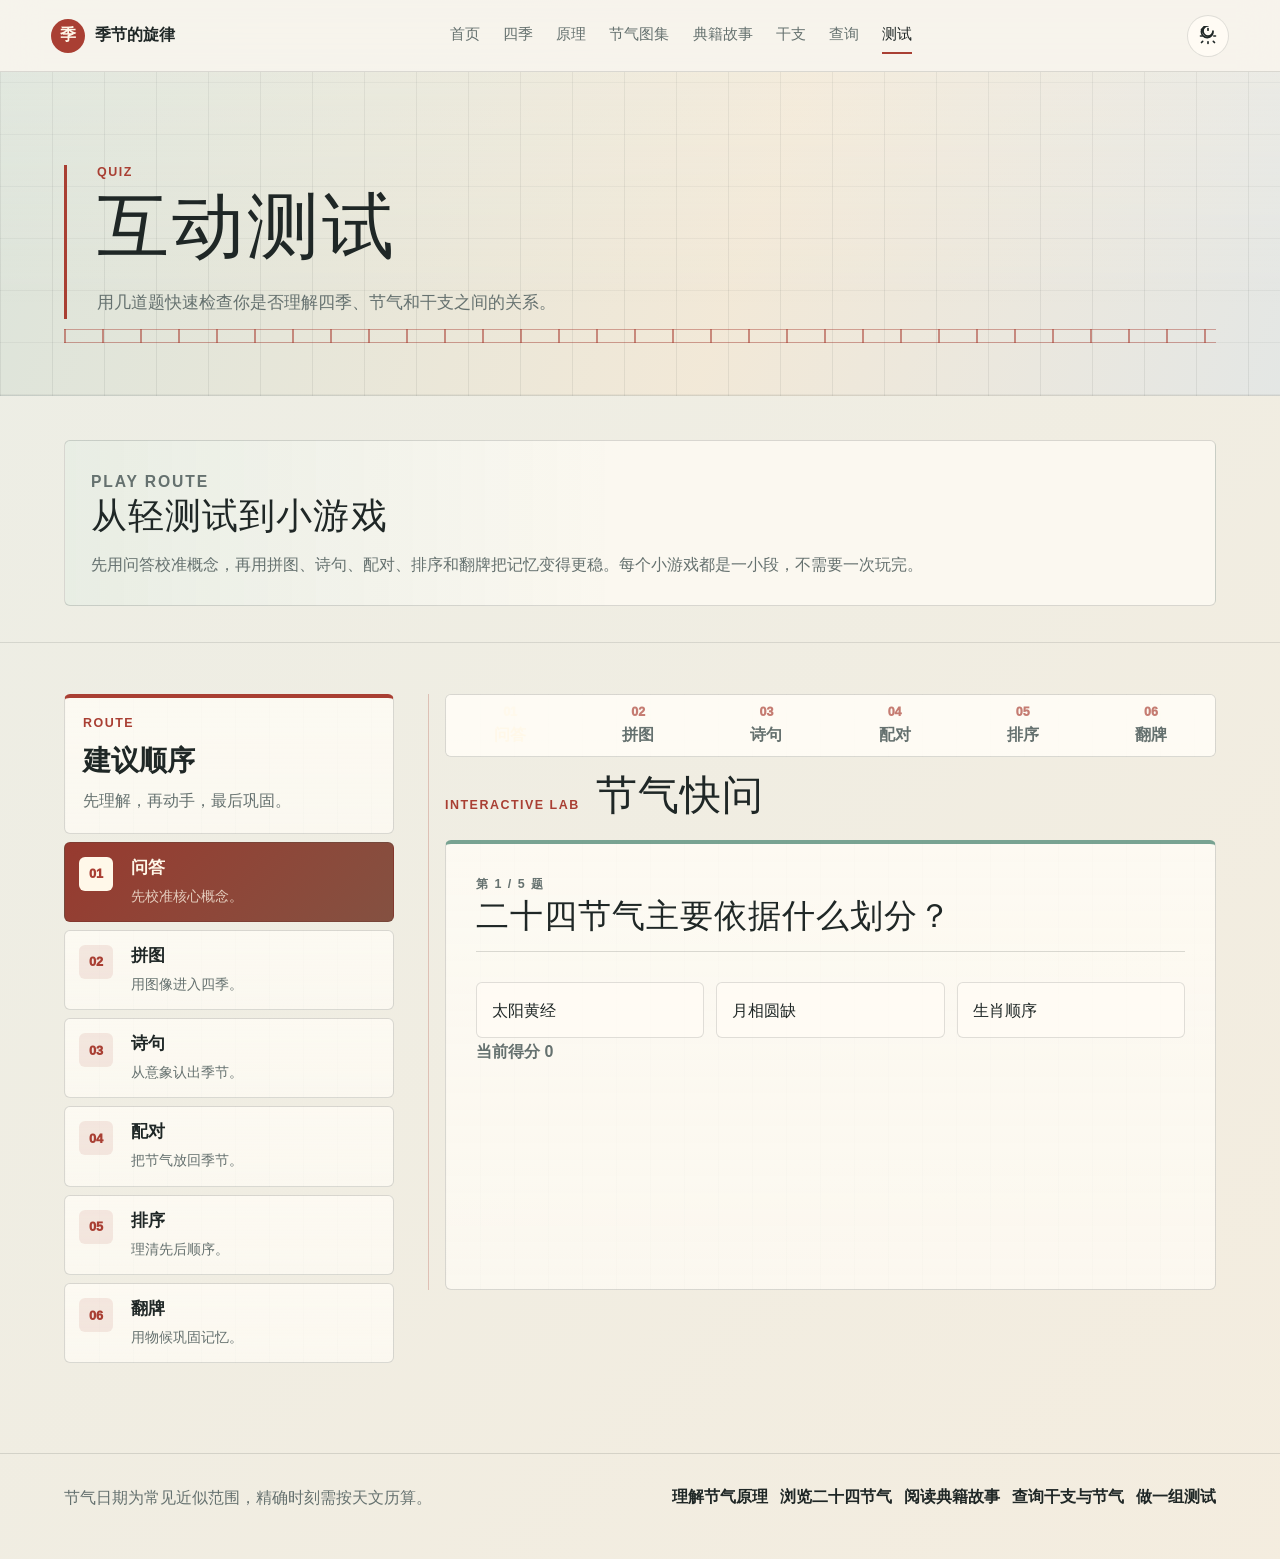
<file: quiz.html>
<!DOCTYPE html>
<html lang="zh-CN">
<head>
  <meta charset="UTF-8">
  <meta name="viewport" content="width=device-width, initial-scale=1.0">
  <title>互动测试 | 季节的旋律</title>
  <link rel="icon" href="./images/favicon.svg" type="image/svg+xml">
  <link rel="stylesheet" href="./css/common.css">
  <link rel="stylesheet" href="./css/quiz.css">
  <link rel="stylesheet" href="./css/unified.css">
</head>
<body data-page="quiz">
  <div id="appHeader"></div>
  <main>
    <section class="page-hero">
      <div class="hero-copy">
        <p class="eyebrow">Quiz</p>
        <h1>互动测试</h1>
        <p class="lead">用几道题快速检查你是否理解四季、节气和干支之间的关系。</p>
      </div>
    </section>
    <section class="content-section quiz-intro">
      <div class="section-heading">
        <p class="eyebrow">Play Route</p>
        <h2>从轻测试到小游戏</h2>
        <p>先用问答校准概念，再用拼图、诗句、配对、排序和翻牌把记忆变得更稳。每个小游戏都是一小段，不需要一次玩完。</p>
      </div>
    </section>
    <section class="content-section quiz-box" id="quizBox"></section>
  </main>
  <div id="appFooter"></div>
  <script src="./js/data.js?v=20260609-nav2"></script>
  <script src="./js/common.js?v=20260609-fix1"></script>
  <script src="./js/quiz.js?v=20260609-fix1"></script>
  <script>window.SeasonApp.bootPage();</script>
</body>
</html>
</file>
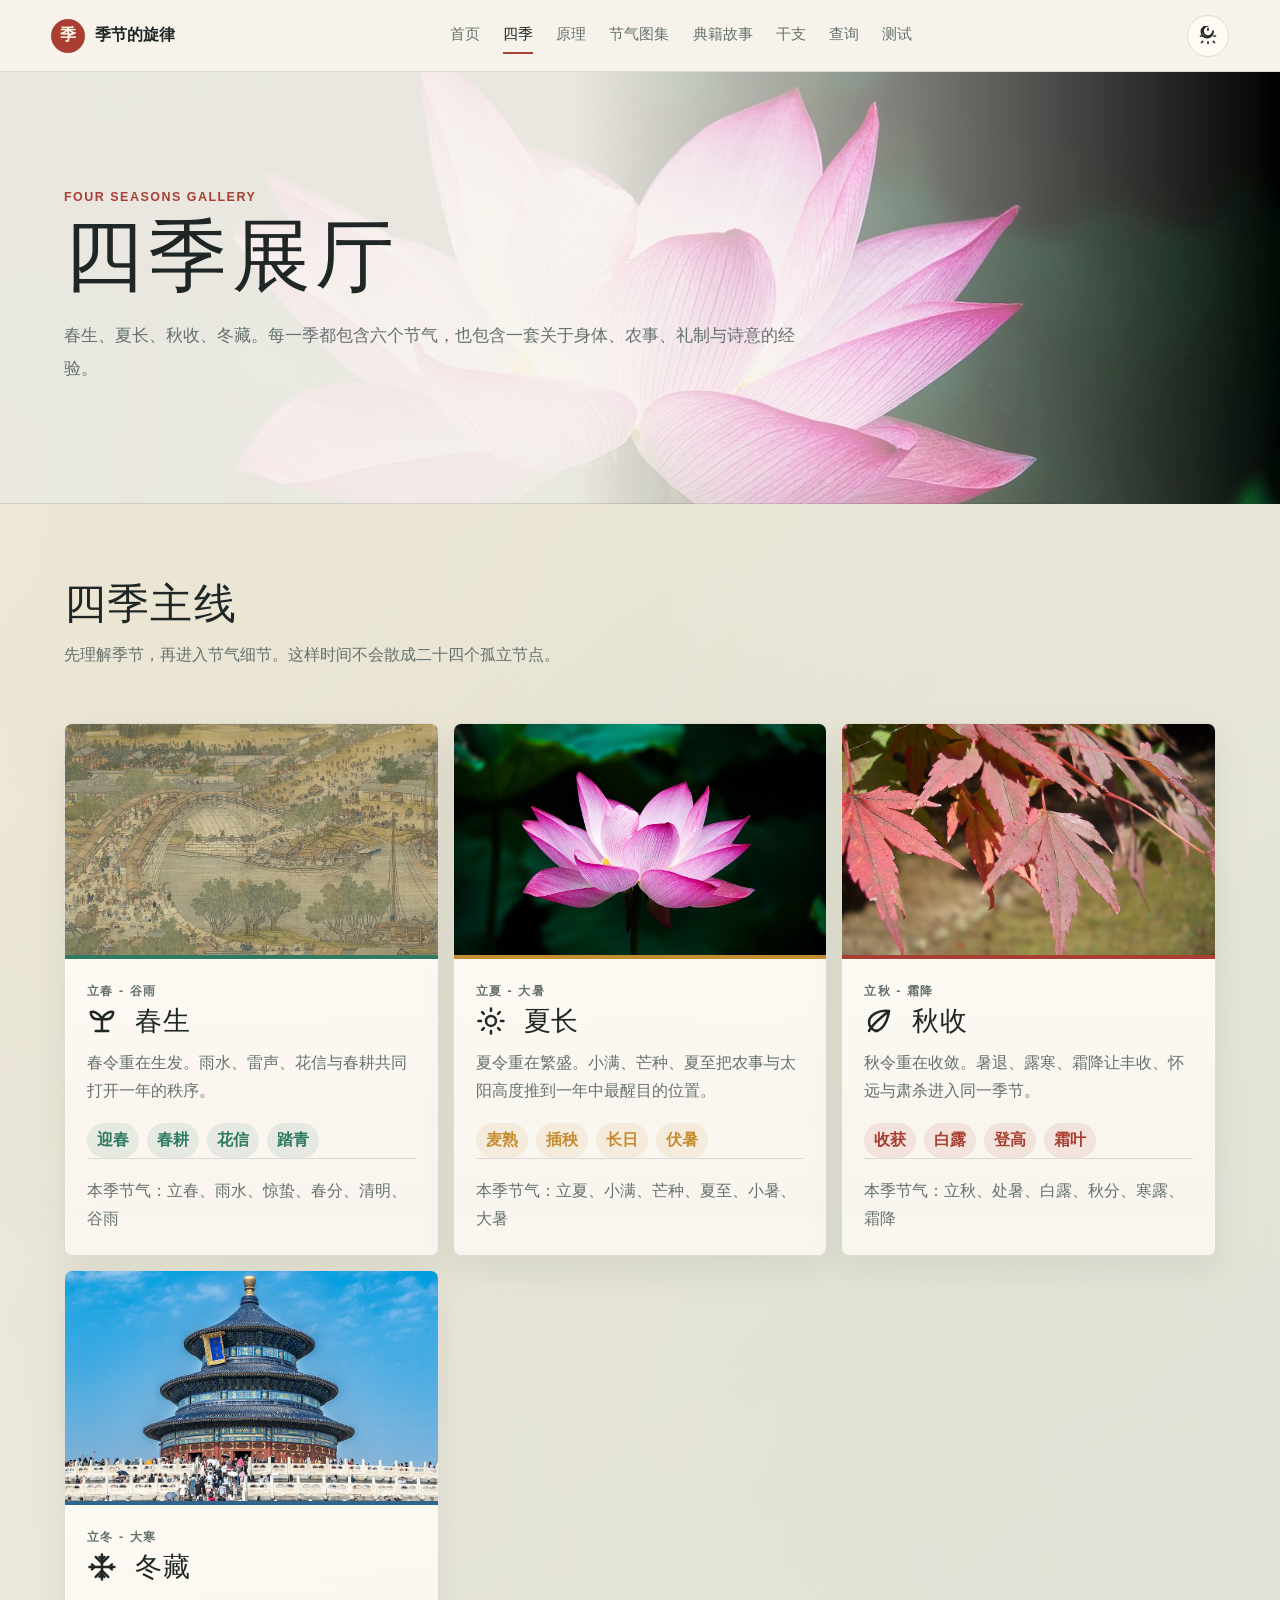
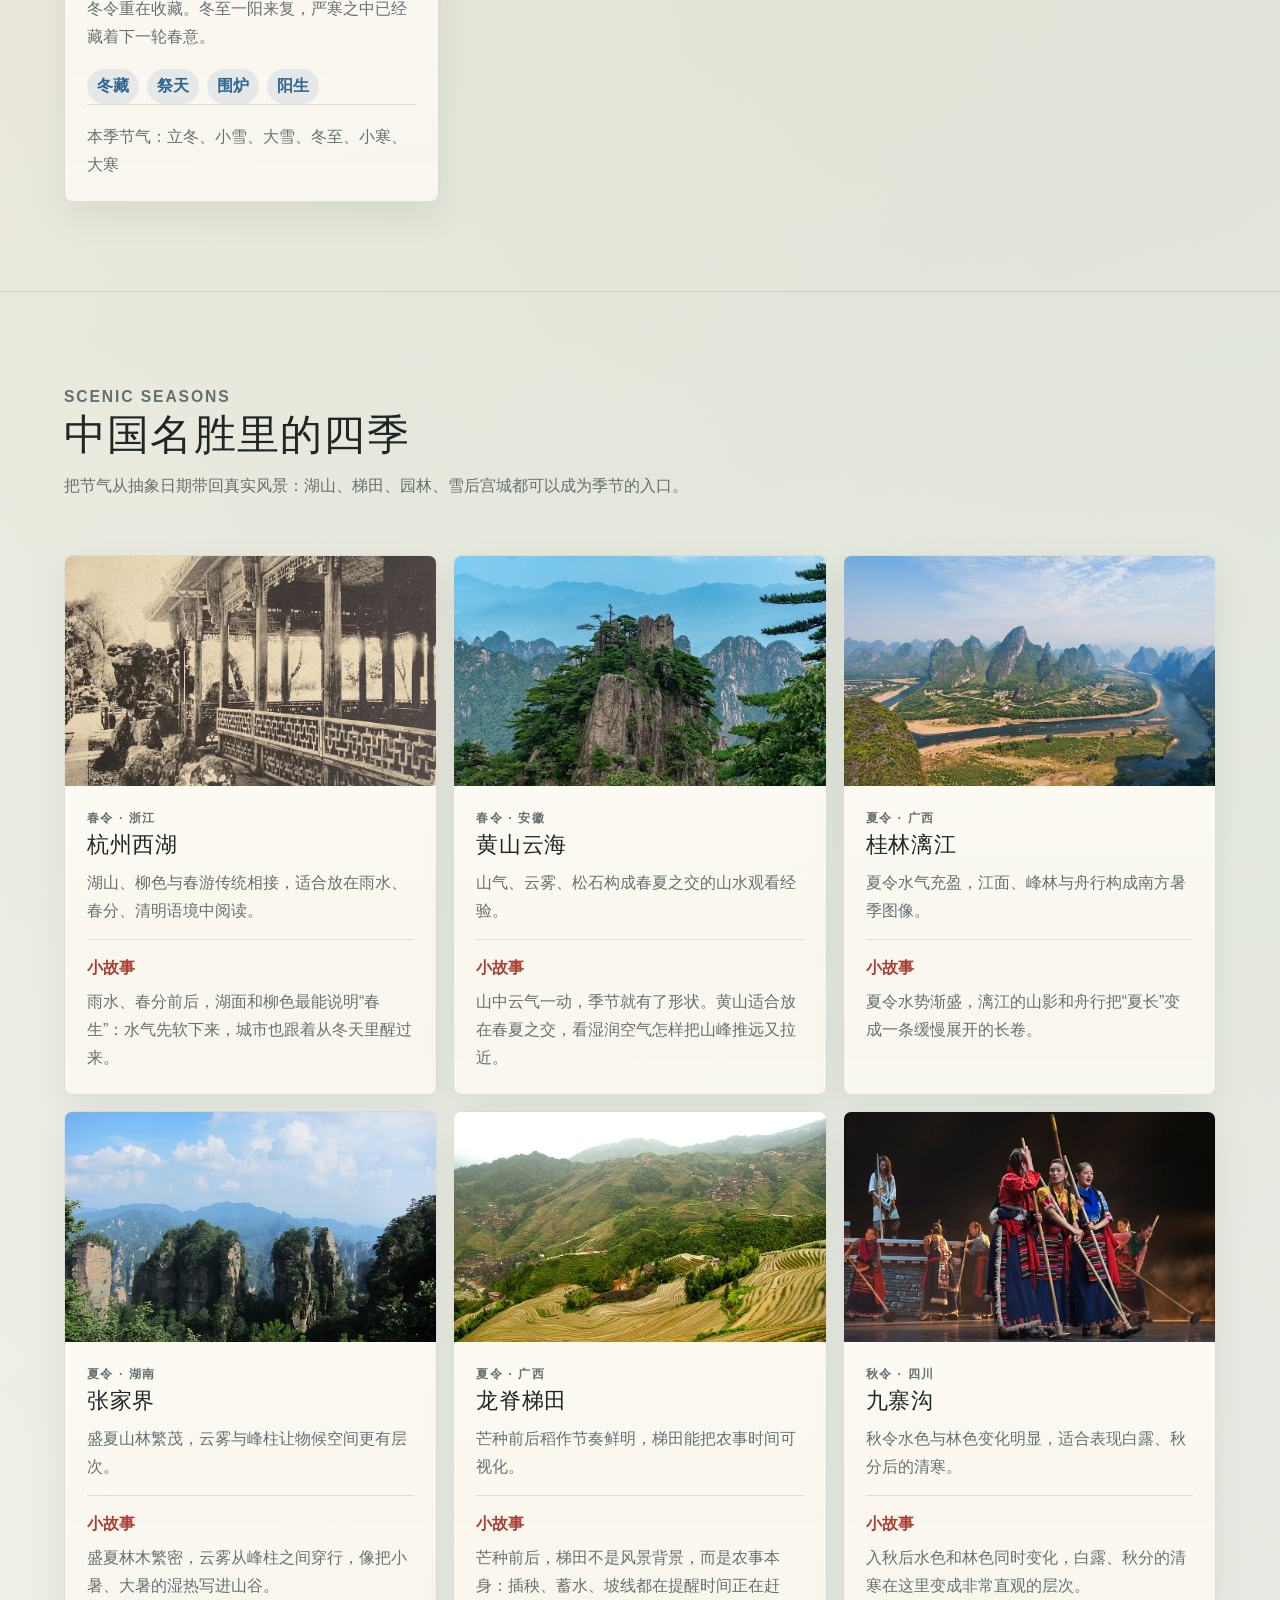
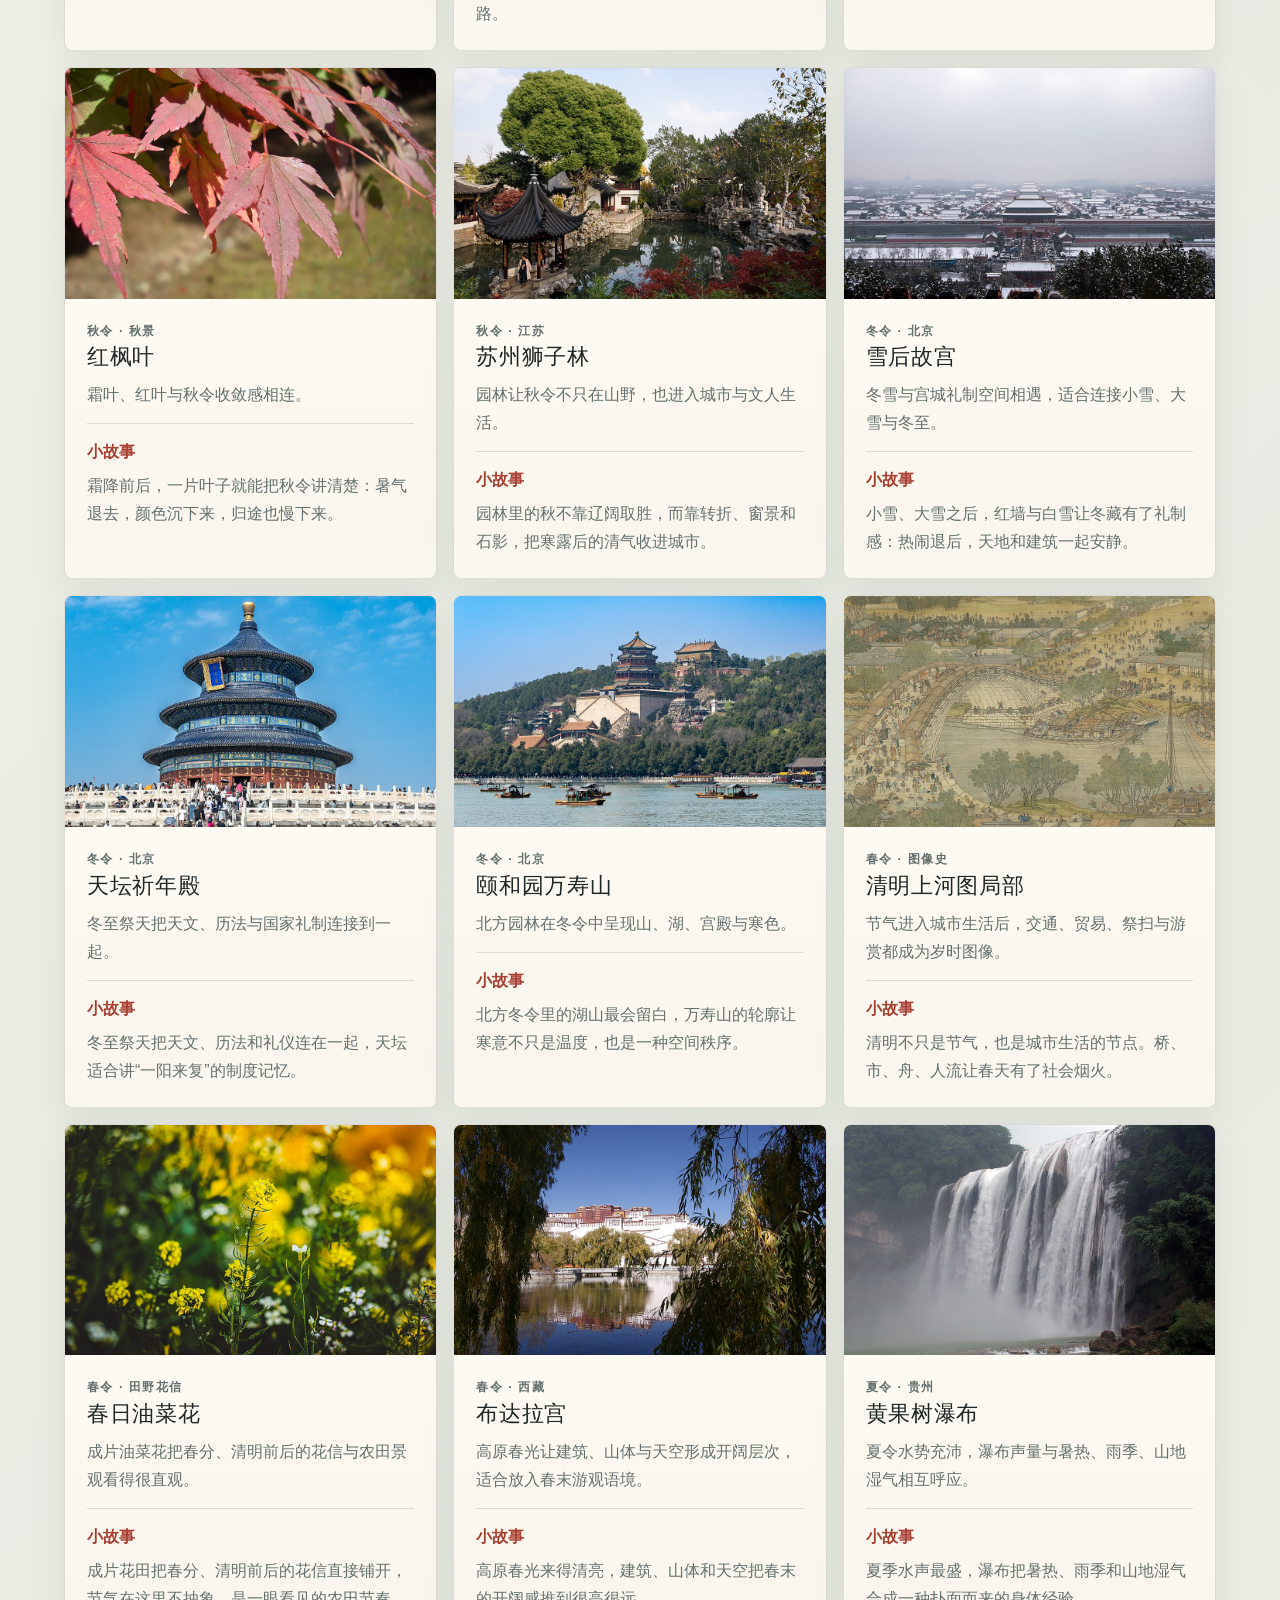
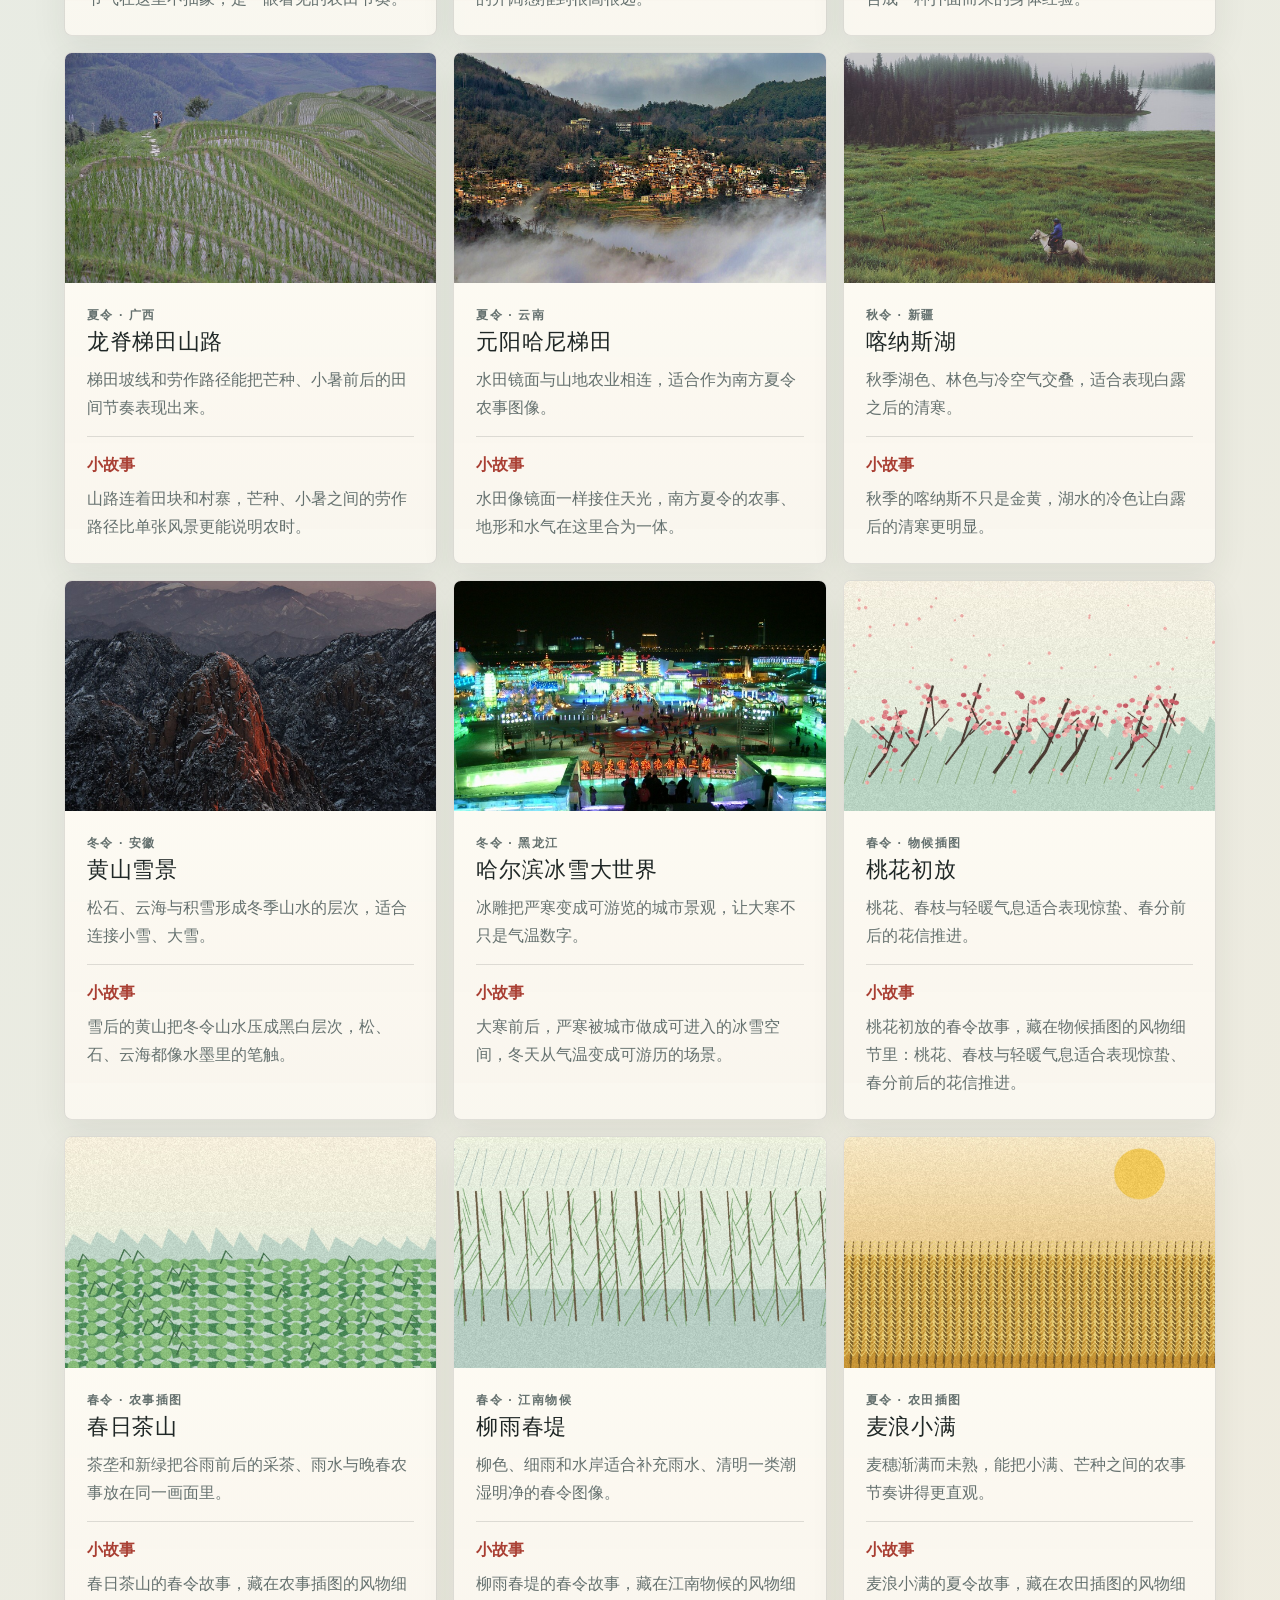
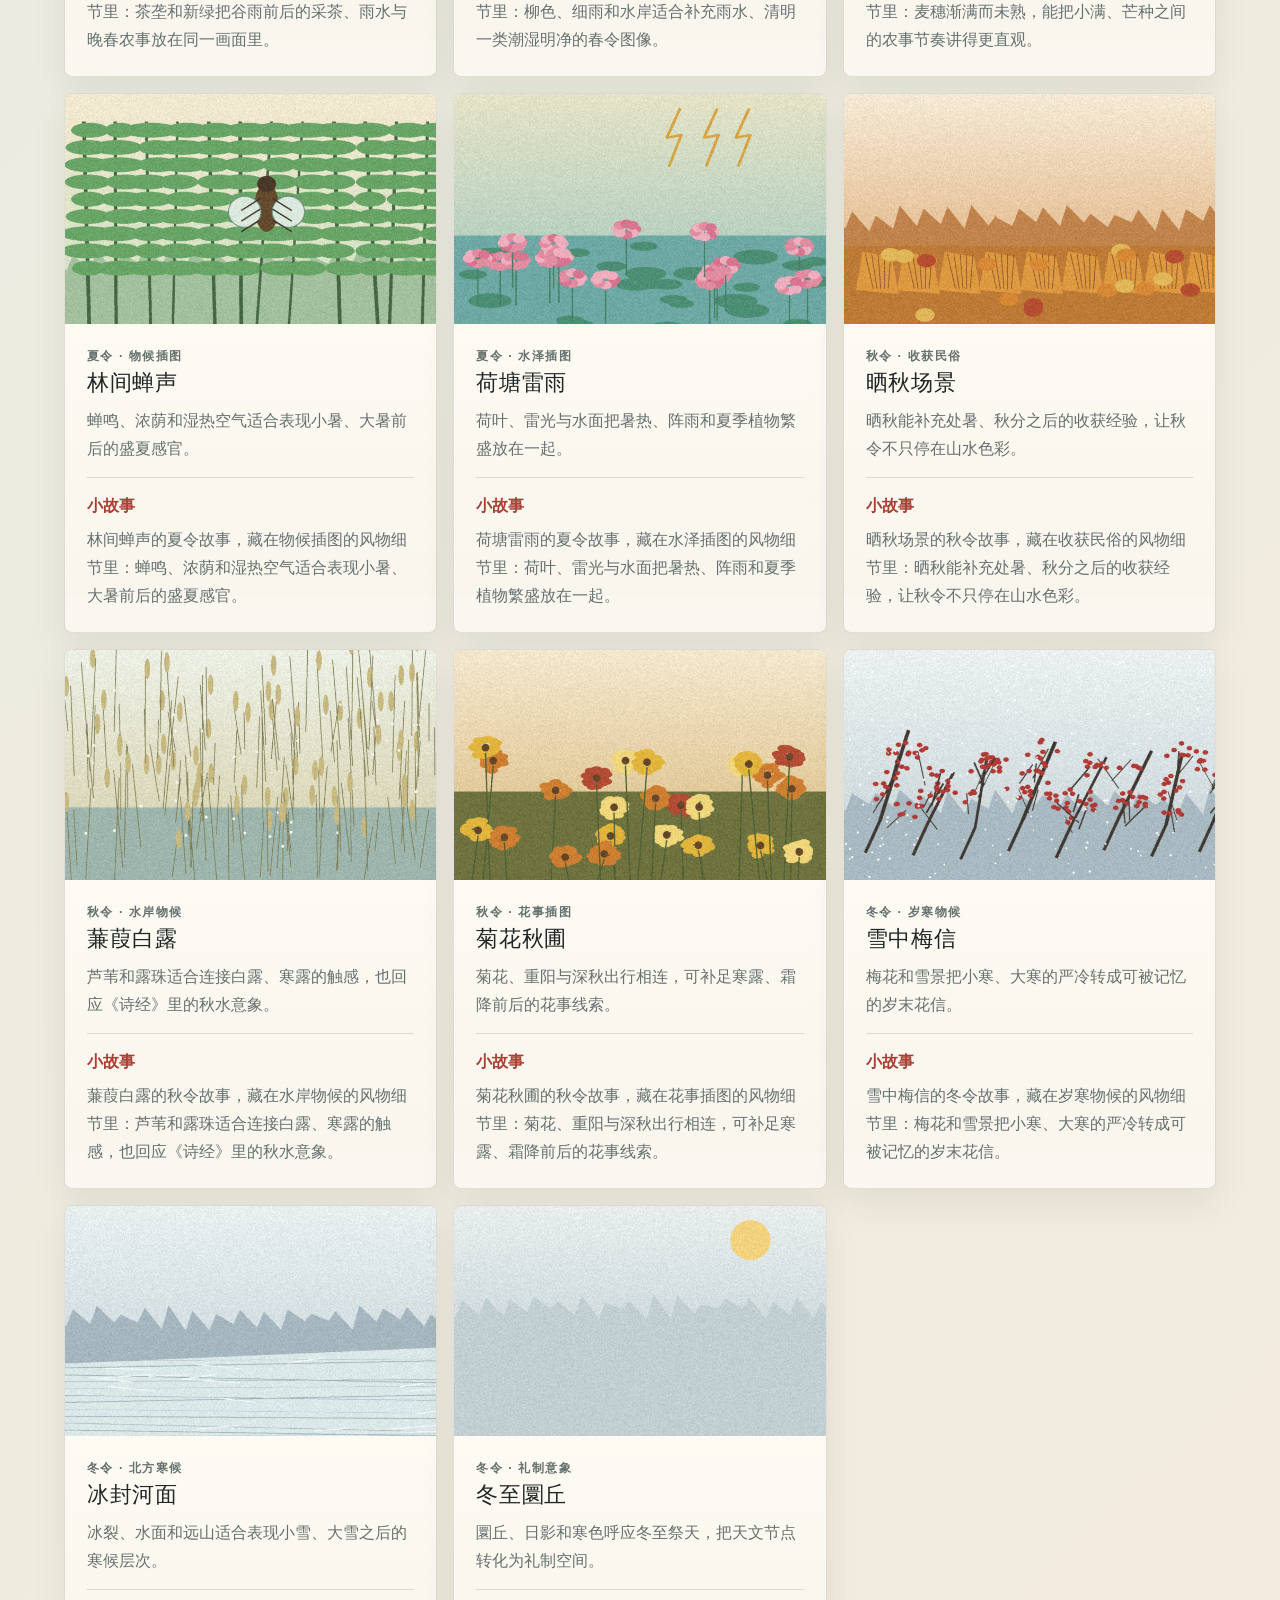
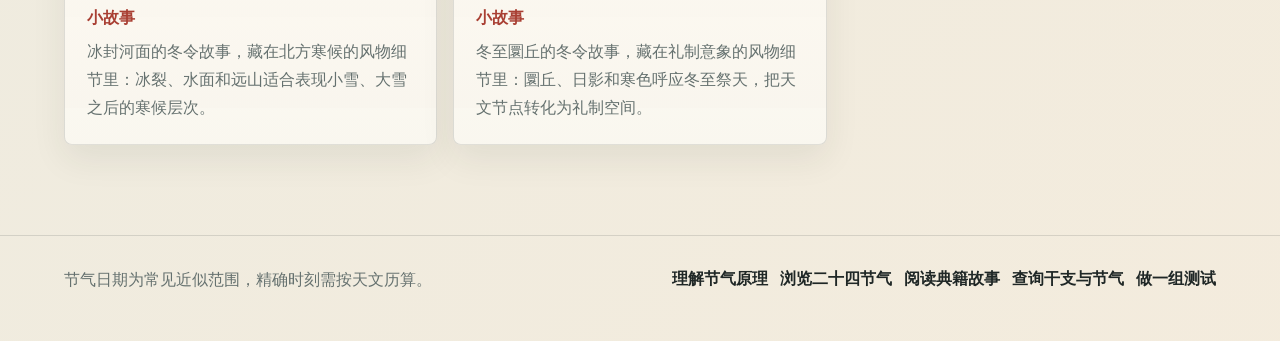
<file: seasons.html>
<!DOCTYPE html>
<html lang="zh-CN">
<head>
  <meta charset="UTF-8">
  <meta name="viewport" content="width=device-width, initial-scale=1.0">
  <title>四季展厅 | 季节的旋律</title>
  <link rel="icon" href="./images/favicon.svg" type="image/svg+xml">
  <link rel="stylesheet" href="./css/common.css">
  <link rel="stylesheet" href="./css/seasons.css">
  <link rel="stylesheet" href="./css/unified.css">
</head>
<body data-page="seasons">
  <div id="appHeader"></div>
  <main>
    <section class="page-hero" style="--hero-image:url('../images/photos/lotus-flower.jpg')">
      <div class="hero-copy">
        <p class="eyebrow">Four Seasons Gallery</p>
        <h1>四季展厅</h1>
        <p class="lead">春生、夏长、秋收、冬藏。每一季都包含六个节气，也包含一套关于身体、农事、礼制与诗意的经验。</p>
      </div>
    </section>
    <section class="content-section">
      <div class="section-heading">
        <h2>四季主线</h2>
        <p>先理解季节，再进入节气细节。这样时间不会散成二十四个孤立节点。</p>
      </div>
      <div class="grid-4 season-gallery" id="seasonGallery"></div>
    </section>
    <section class="content-section">
      <div class="section-heading">
        <p class="eyebrow">Scenic Seasons</p>
        <h2>中国名胜里的四季</h2>
        <p>把节气从抽象日期带回真实风景：湖山、梯田、园林、雪后宫城都可以成为季节的入口。</p>
      </div>
      <div class="grid-3 scenic-gallery" id="scenicGallery"></div>
    </section>
  </main>
  <div id="appFooter"></div>
  <script src="./js/data.js?v=20260609-nav2"></script>
  <script src="./js/common.js?v=20260609-fix1"></script>
  <script>window.SeasonApp.bootPage();</script>
</body>
</html>
</file>
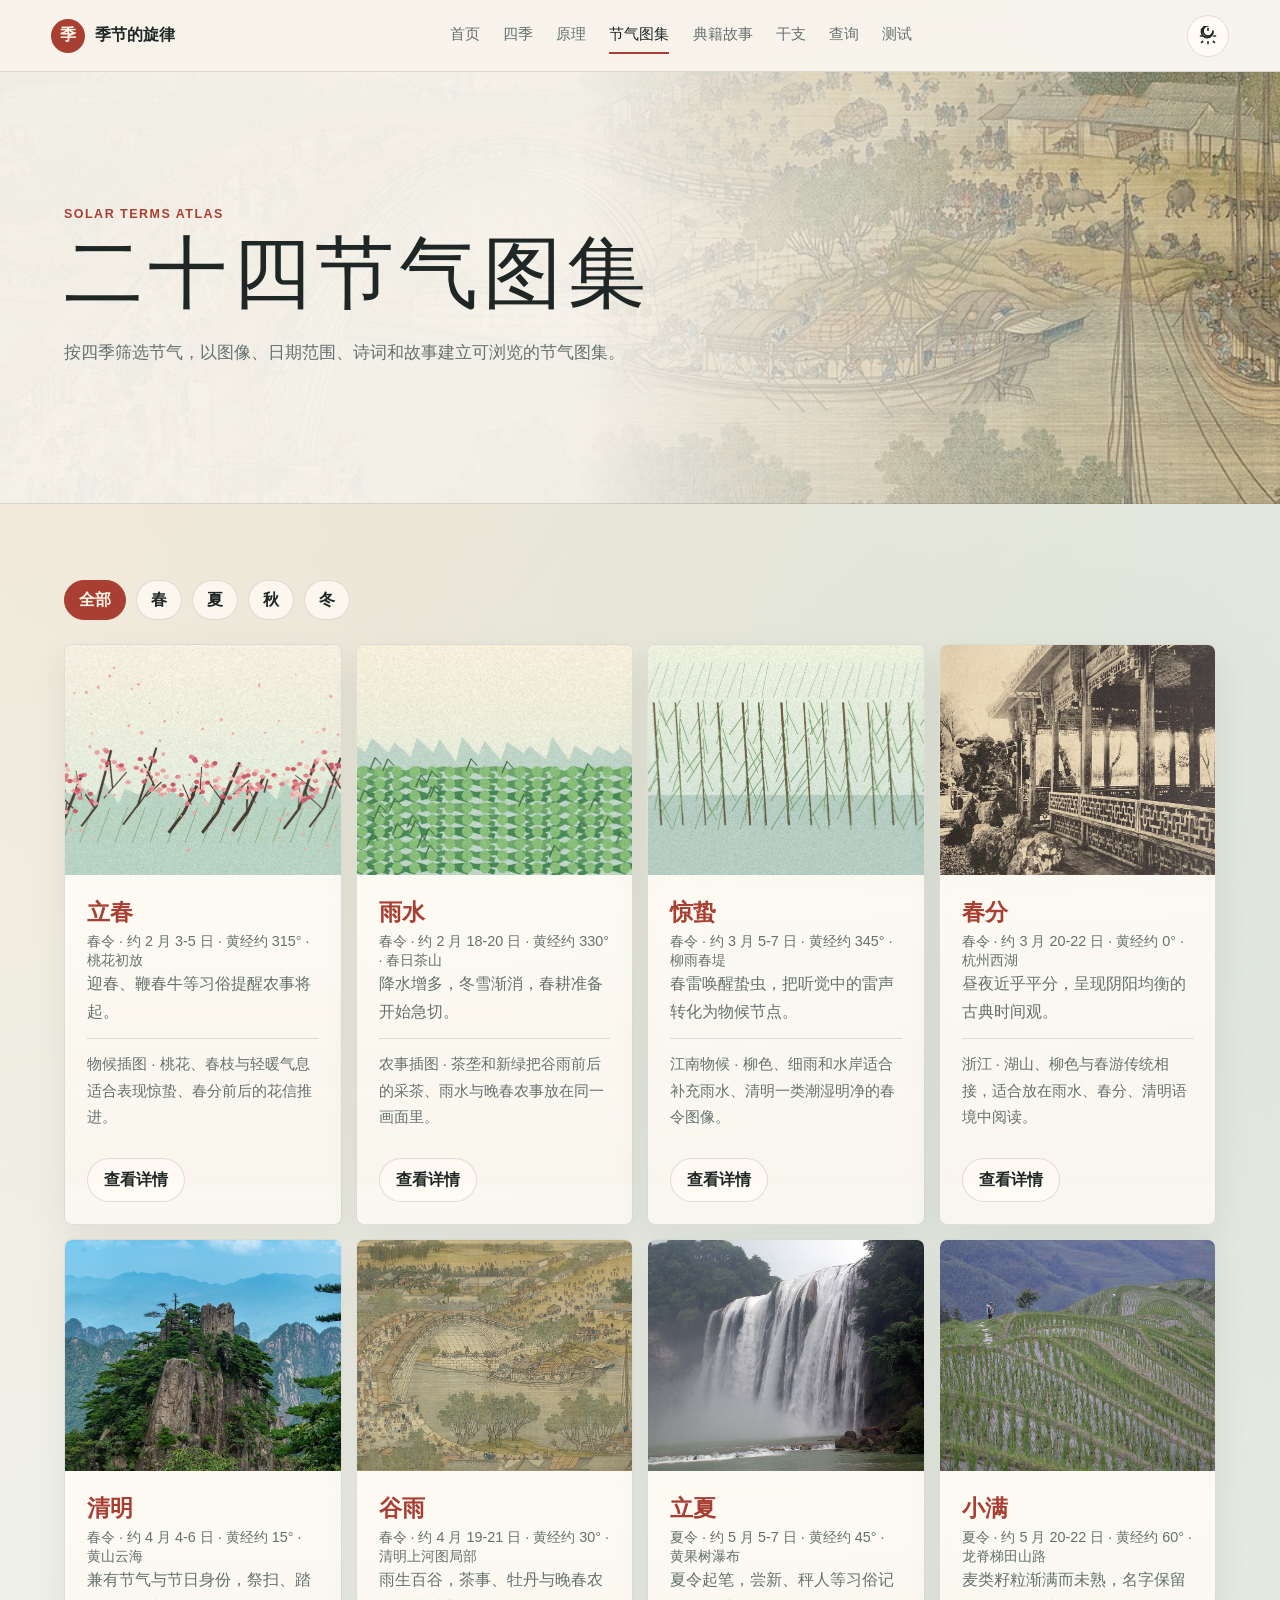
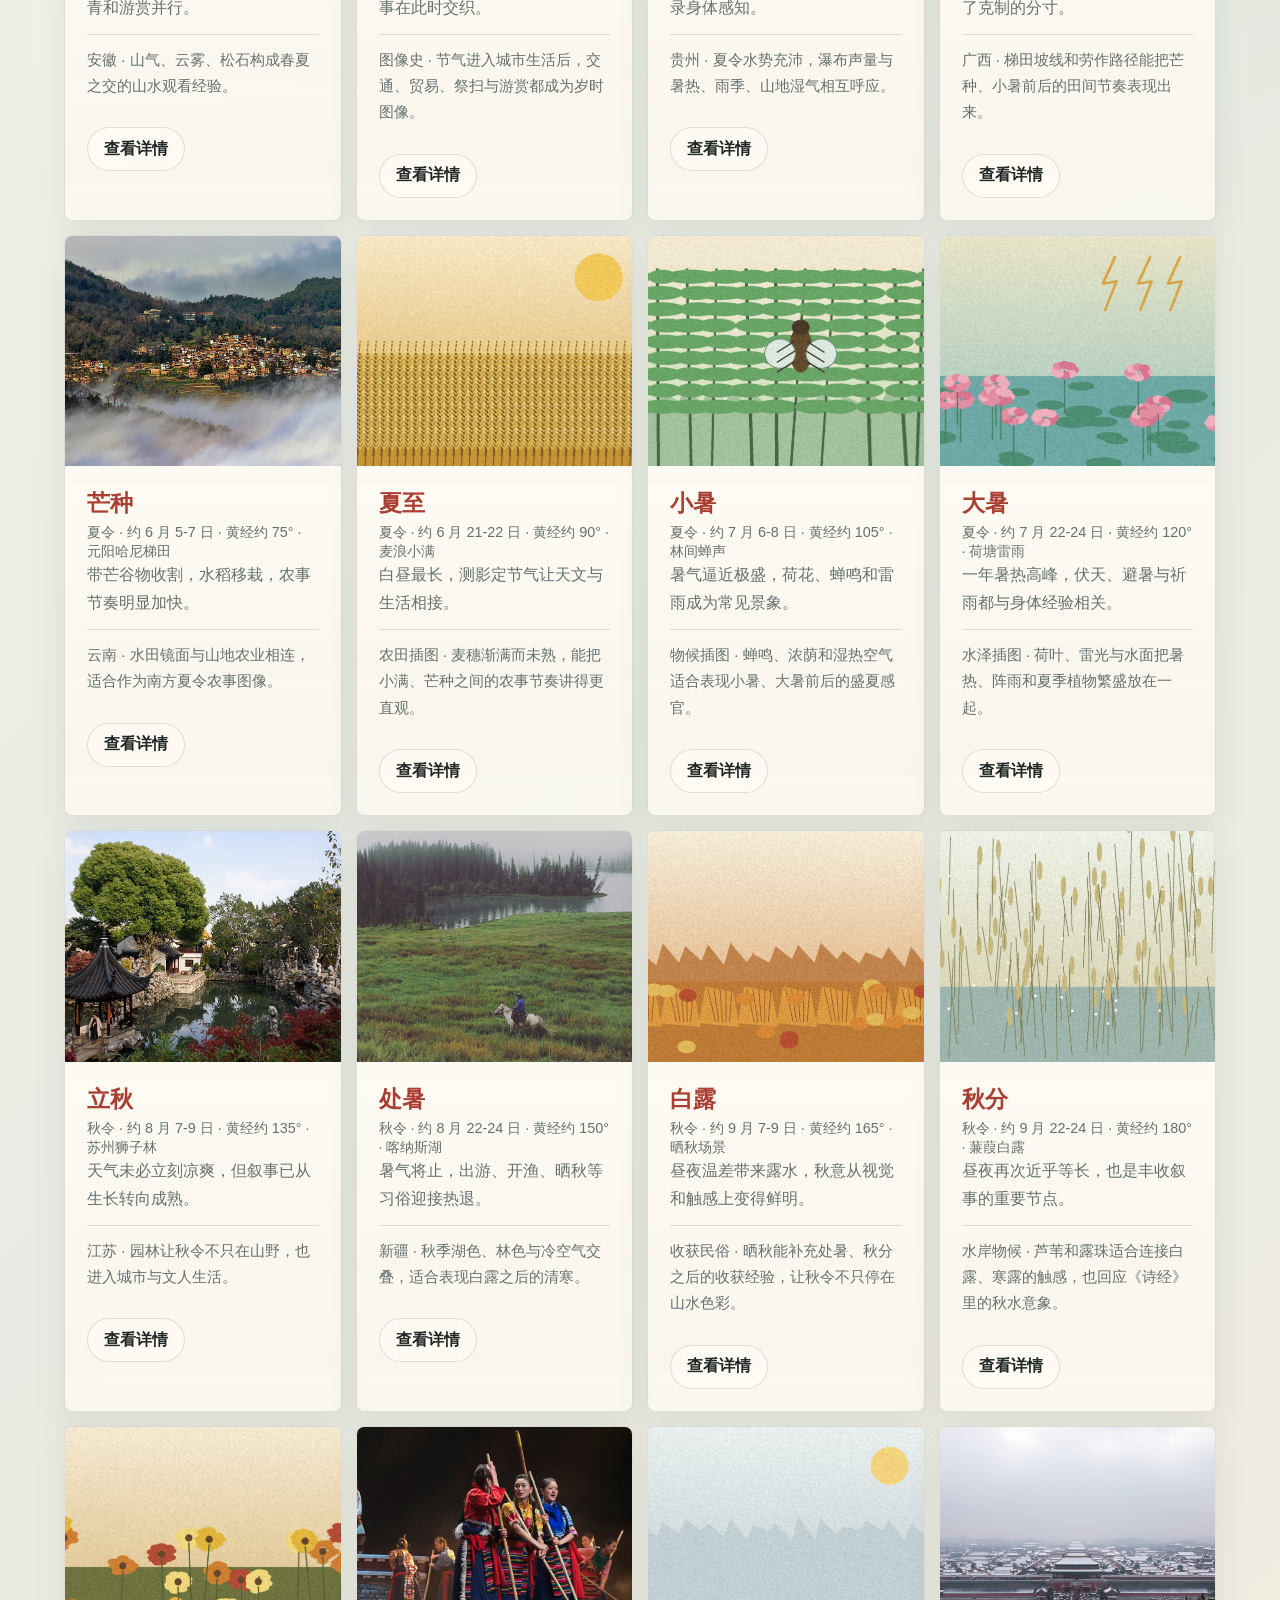
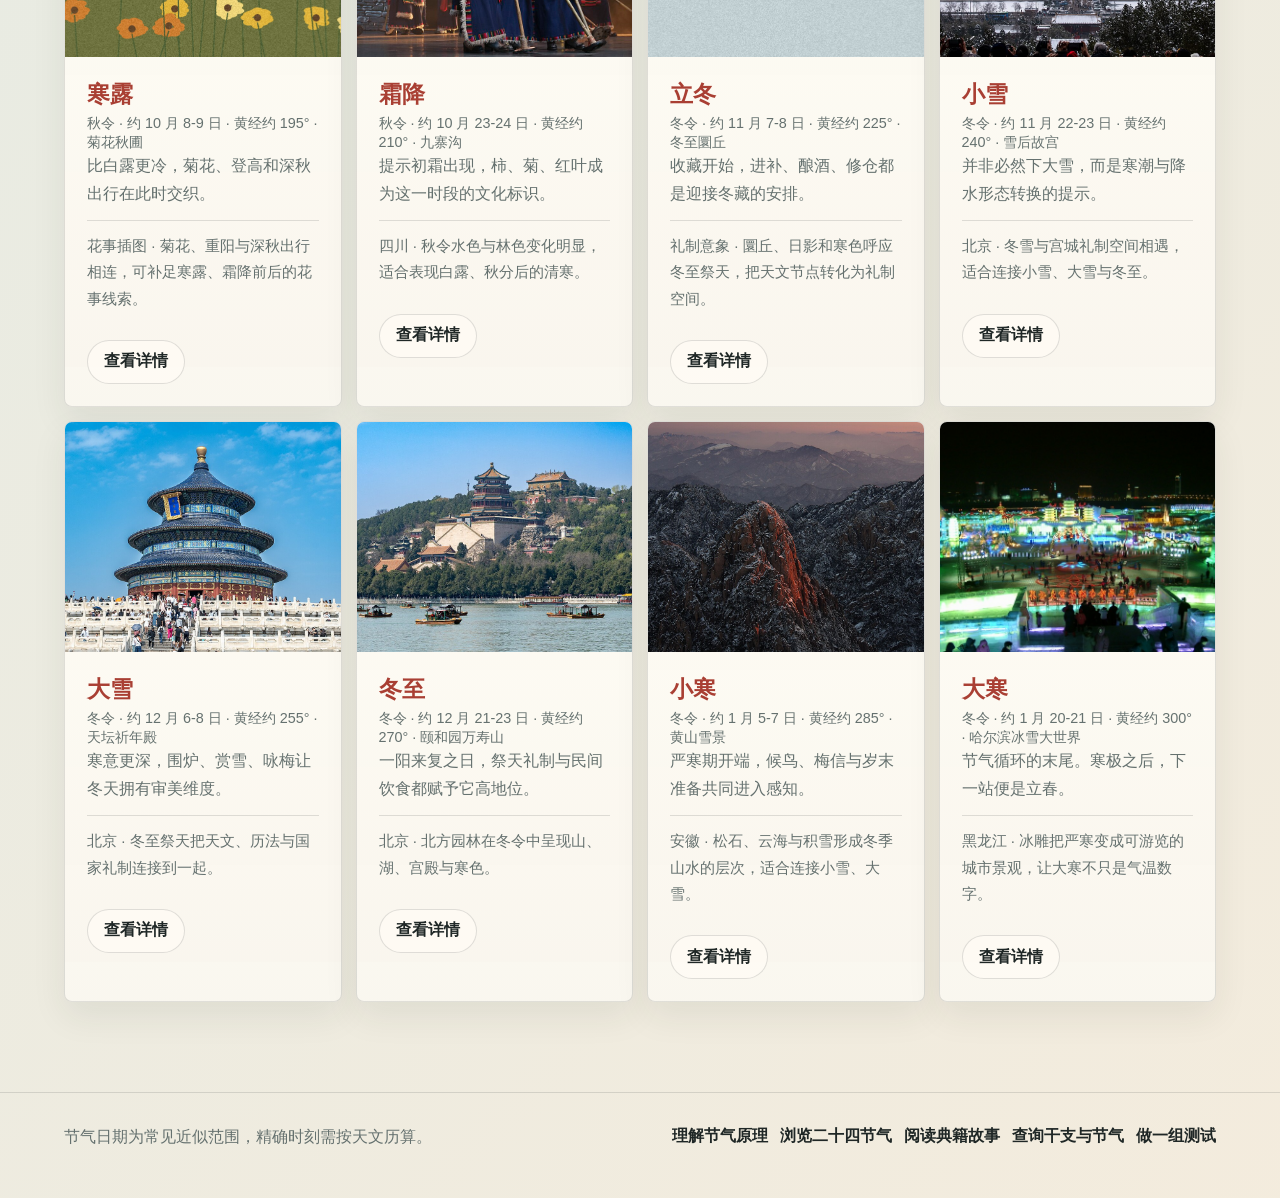
<file: solar-terms.html>
<!DOCTYPE html>
<html lang="zh-CN">
<head>
  <meta charset="UTF-8">
  <meta name="viewport" content="width=device-width, initial-scale=1.0">
  <title>二十四节气图集 | 季节的旋律</title>
  <link rel="icon" href="./images/favicon.svg" type="image/svg+xml">
  <link rel="stylesheet" href="./css/common.css">
  <link rel="stylesheet" href="./css/solar-terms.css">
  <link rel="stylesheet" href="./css/unified.css">
</head>
<body data-page="terms">
  <div id="appHeader"></div>
  <main>
    <section class="page-hero" style="--hero-image:url('../images/photos/along-river-qingming.jpg')">
      <div class="hero-copy">
        <p class="eyebrow">Solar Terms Atlas</p>
        <h1>二十四节气图集</h1>
        <p class="lead">按四季筛选节气，以图像、日期范围、诗词和故事建立可浏览的节气图集。</p>
      </div>
    </section>
    <section class="content-section">
      <div class="terms-toolbar" id="termFilters"></div>
      <div class="grid-4" id="termGallery"></div>
    </section>
  </main>
  <div id="appFooter"></div>
  <script src="./js/data.js?v=20260609-nav2"></script>
  <script src="./js/common.js?v=20260609-fix1"></script>
  <script src="./js/solar-terms.js?v=20260609-nav2"></script>
  <script>window.SeasonApp.bootPage();</script>
</body>
</html>
</file>
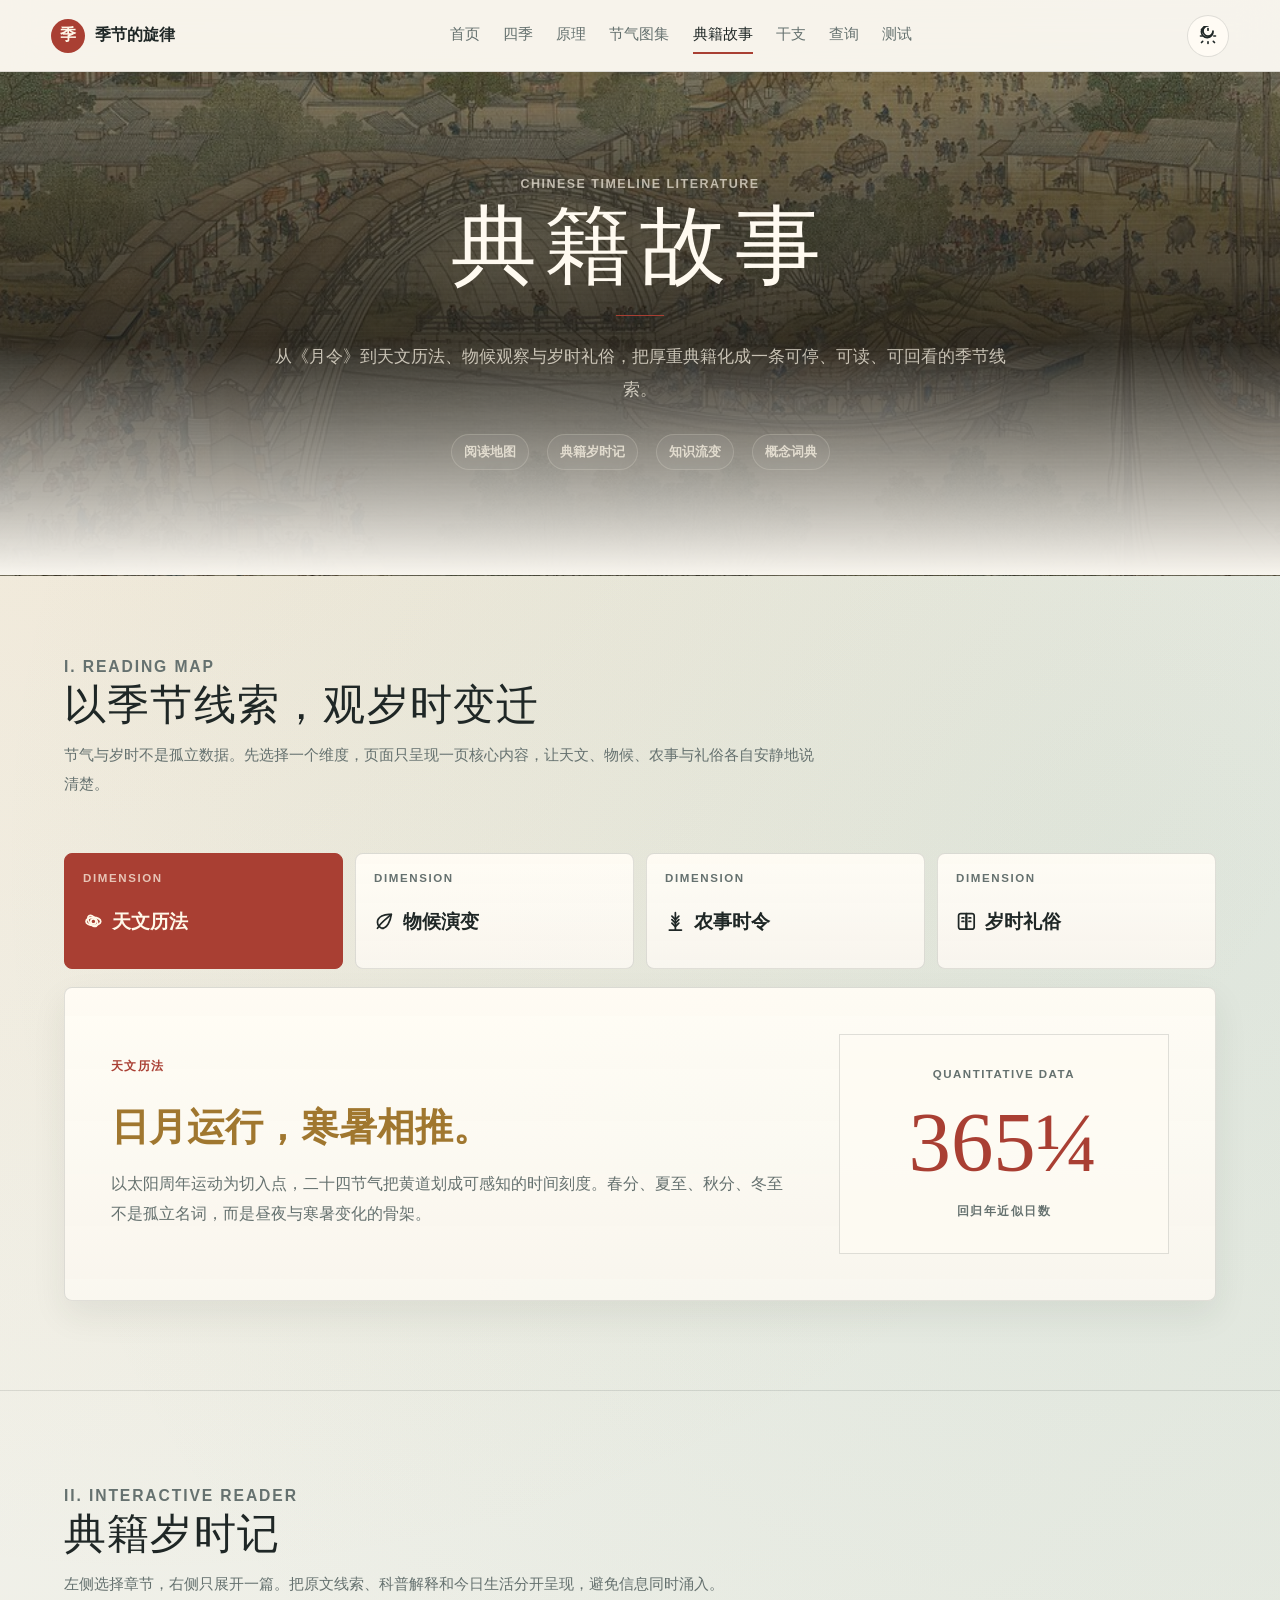
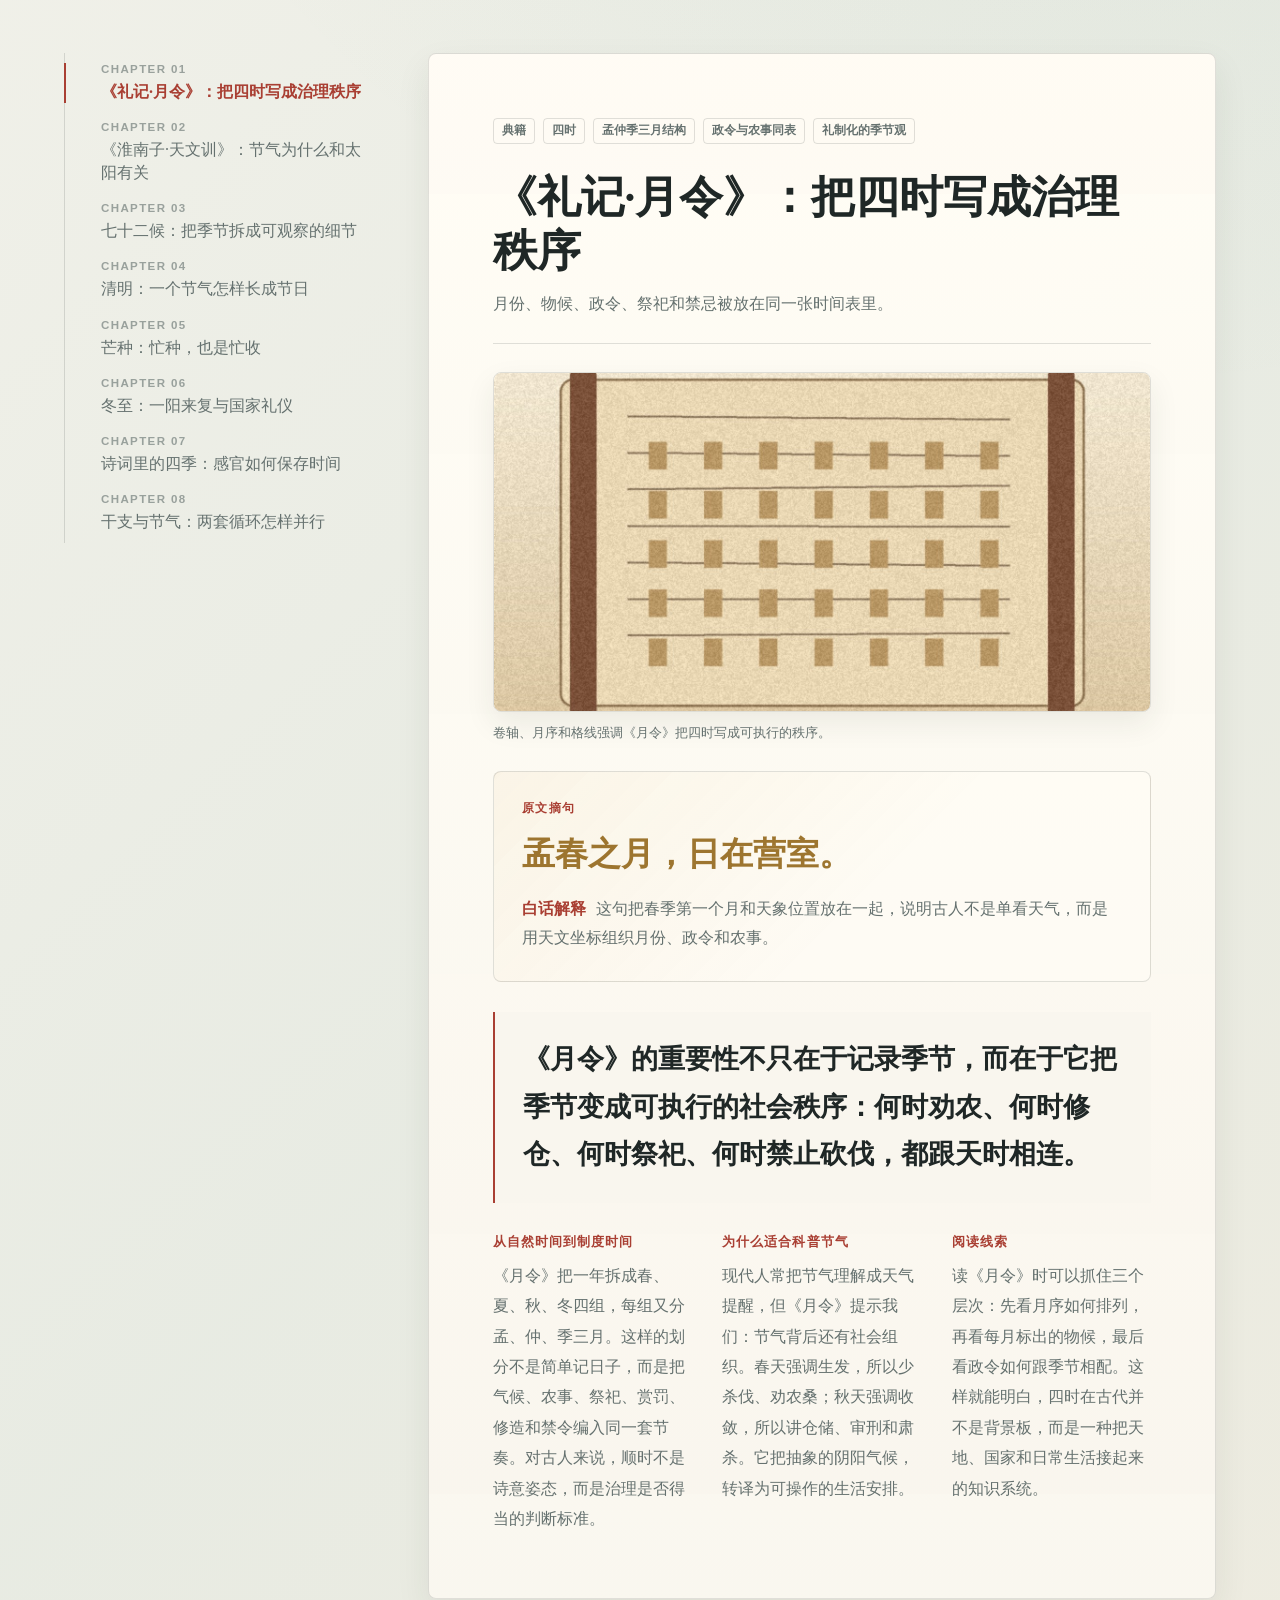
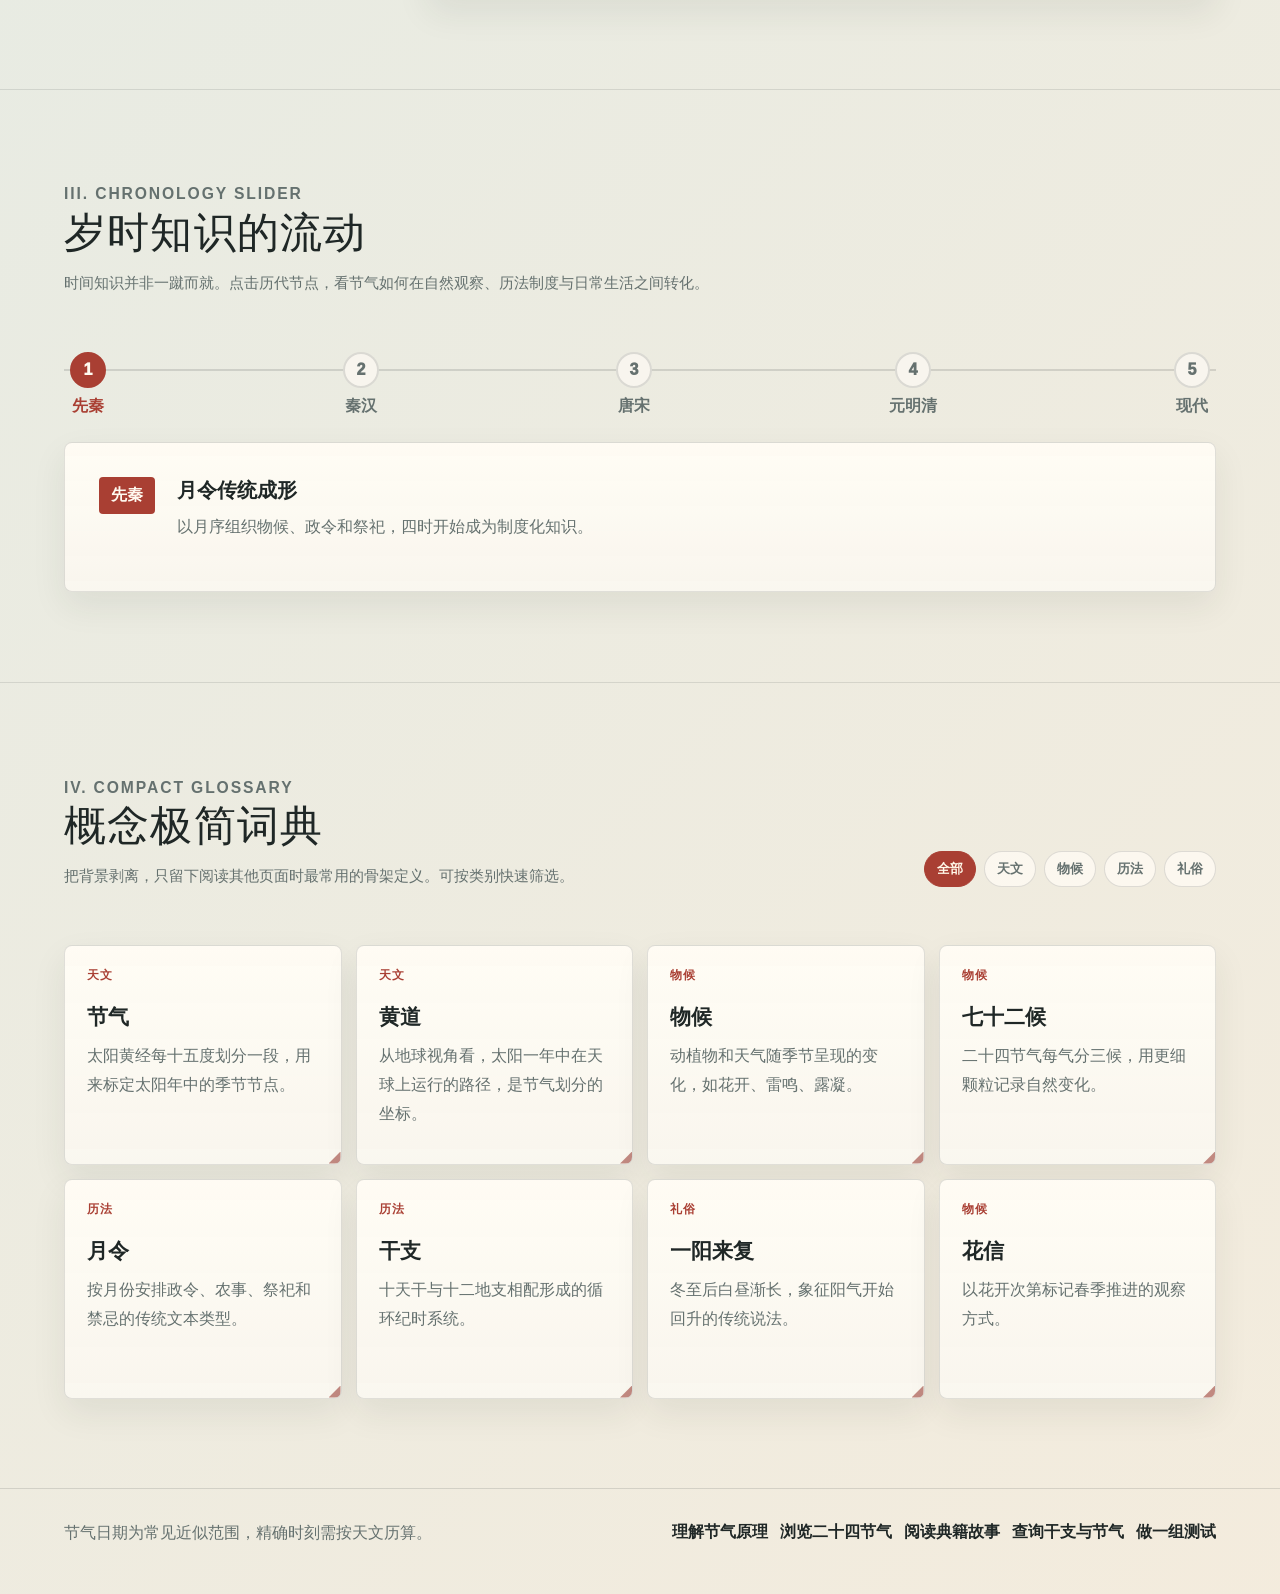
<file: stories.html>
<!DOCTYPE html>
<html lang="zh-CN">
<head>
  <meta charset="UTF-8">
  <meta name="viewport" content="width=device-width, initial-scale=1.0">
  <title>典籍故事 | 季节的旋律</title>
  <link rel="icon" href="./images/favicon.svg" type="image/svg+xml">
  <link rel="stylesheet" href="./css/common.css">
  <link rel="stylesheet" href="./css/stories.css">
  <link rel="stylesheet" href="./css/unified.css">
</head>
<body data-page="stories">
  <div id="appHeader"></div>
  <main>
    <section class="page-hero stories-hero" style="--hero-image:url('../images/photos/along-river-qingming.jpg')">
      <div class="hero-copy story-hero-copy">
        <p class="eyebrow">Chinese Timeline Literature</p>
        <h1>典籍故事</h1>
        <span class="story-hero-rule"></span>
        <p class="lead">从《月令》到天文历法、物候观察与岁时礼俗，把厚重典籍化成一条可停、可读、可回看的季节线索。</p>
        <nav class="story-subnav" aria-label="典籍故事页内导航">
          <button type="button" data-scroll-target="reading-map">阅读地图</button>
          <button type="button" data-scroll-target="reader">典籍岁时记</button>
          <button type="button" data-scroll-target="timeline">知识流变</button>
          <button type="button" data-scroll-target="glossary">概念词典</button>
        </nav>
      </div>
    </section>

    <section class="content-section story-section" id="reading-map">
      <div class="section-heading story-heading">
        <p class="eyebrow">I. Reading Map</p>
        <h2>以季节线索，观岁时变迁</h2>
        <p>节气与岁时不是孤立数据。先选择一个维度，页面只呈现一页核心内容，让天文、物候、农事与礼俗各自安静地说清楚。</p>
      </div>
      <div class="line-tabs" id="storyLineTabs"></div>
      <div class="line-display-panel" id="storyLinePanel"></div>
    </section>

    <section class="content-section story-section" id="reader">
      <div class="section-heading story-heading">
        <p class="eyebrow">II. Interactive Reader</p>
        <h2>典籍岁时记</h2>
        <p>左侧选择章节，右侧只展开一篇。把原文线索、科普解释和今日生活分开呈现，避免信息同时涌入。</p>
      </div>
      <div class="reader-layout">
        <aside class="reader-nav" id="storyReaderNav" aria-label="典籍章节"></aside>
        <article class="reader-content" id="storyReaderContent"></article>
      </div>
    </section>

    <section class="content-section story-section" id="timeline">
      <div class="section-heading story-heading">
        <p class="eyebrow">III. Chronology Slider</p>
        <h2>岁时知识的流动</h2>
        <p>时间知识并非一蹴而就。点击历代节点，看节气如何在自然观察、历法制度与日常生活之间转化。</p>
      </div>
      <div class="timeline-control">
        <div class="timeline-rail" aria-hidden="true">
          <span id="storyTimelineProgress"></span>
        </div>
        <div class="timeline-steps" id="storyTimelineSteps"></div>
      </div>
      <div class="timeline-focus" id="storyTimelineFocus"></div>
    </section>

    <section class="content-section story-section" id="glossary">
      <div class="story-glossary-head">
        <div class="section-heading story-heading">
          <p class="eyebrow">IV. Compact Glossary</p>
          <h2>概念极简词典</h2>
          <p>把背景剥离，只留下阅读其他页面时最常用的骨架定义。可按类别快速筛选。</p>
        </div>
        <div class="glossary-filters" id="storyGlossaryFilters" aria-label="筛选概念分类"></div>
      </div>
      <div class="glossary-grid" id="storyGlossary"></div>
    </section>
  </main>
  <div id="appFooter"></div>
  <script src="./js/data.js?v=20260609-nav2"></script>
  <script src="./js/common.js?v=20260609-fix1"></script>
  <script>window.SeasonApp.bootPage();</script>
</body>
</html>
</file>
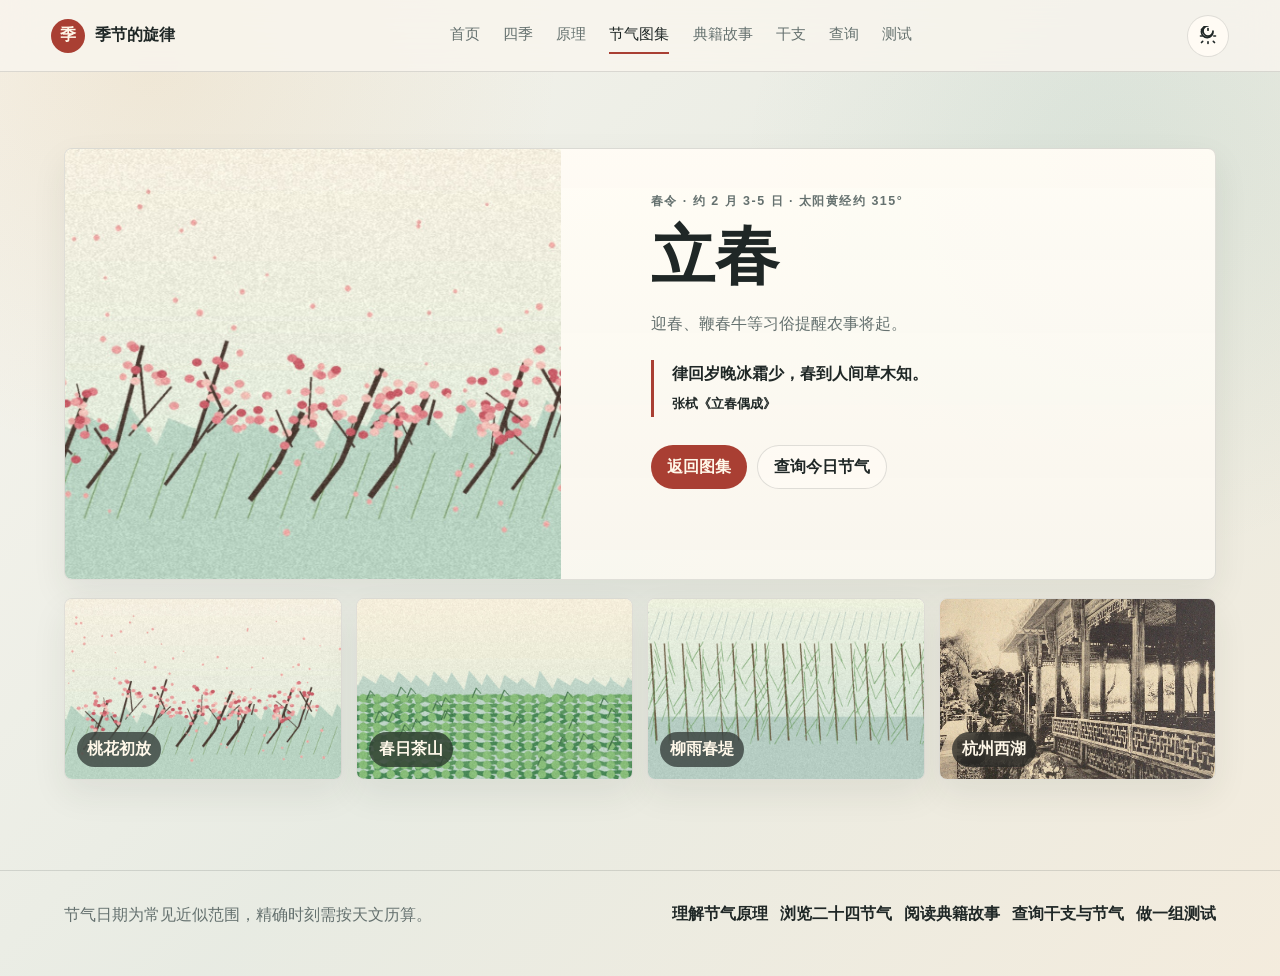
<file: term-detail.html>
<!DOCTYPE html>
<html lang="zh-CN">
<head>
  <meta charset="UTF-8">
  <meta name="viewport" content="width=device-width, initial-scale=1.0">
  <title>节气详情 | 季节的旋律</title>
  <link rel="icon" href="./images/favicon.svg" type="image/svg+xml">
  <link rel="stylesheet" href="./css/common.css">
  <link rel="stylesheet" href="./css/solar-terms.css">
  <link rel="stylesheet" href="./css/unified.css">
</head>
<body data-page="terms">
  <div id="appHeader"></div>
  <main>
    <section class="content-section" id="termDetail"></section>
  </main>
  <div id="appFooter"></div>
  <script src="./js/data.js?v=20260609-nav2"></script>
  <script src="./js/common.js?v=20260609-fix1"></script>
  <script src="./js/solar-terms.js?v=20260609-nav2"></script>
  <script>window.SeasonApp.bootPage();</script>
</body>
</html>
</file>
<file: css/common.css>
:root {
  color-scheme: light;
  --ink: #1f2726;
  --muted: #65716f;
  --paper: #f8f5ee;
  --panel: rgba(255, 252, 245, 0.88);
  --line: rgba(35, 45, 43, 0.14);
  --red: #a93f33;
  --gold: #c58d32;
  --green: #2f7a62;
  --blue: #2f6690;
  --shadow: 0 18px 44px rgba(37, 45, 42, 0.13);
  --radius: 8px;
}

:root.dark {
  color-scheme: dark;
  --ink: #eef4f2;
  --muted: #aab8b4;
  --paper: #141817;
  --panel: rgba(25, 31, 30, 0.9);
  --line: rgba(241, 244, 239, 0.16);
  --shadow: 0 18px 48px rgba(0, 0, 0, 0.34);
}

* { box-sizing: border-box; }

html { scroll-behavior: smooth; }

body {
  margin: 0;
  padding-top: var(--header-height, 72px);
  min-width: 320px;
  font-family: "Segoe UI", "PingFang SC", "Microsoft YaHei", sans-serif;
  color: var(--ink);
  background:
    radial-gradient(circle at 15% 4%, rgba(197, 141, 50, 0.12), transparent 28%),
    linear-gradient(135deg, var(--paper), #edf5f3 54%, #f7f1e4);
}

:root.dark body {
  background:
    radial-gradient(circle at 14% 8%, rgba(169, 63, 51, 0.18), transparent 30%),
    linear-gradient(135deg, #111514, #182421 56%, #241f18);
}

a { color: inherit; text-decoration: none; }
img { display: block; width: 100%; height: auto; }
button, input, select { font: inherit; }

.site-header {
  position: fixed;
  top: 0;
  left: 0;
  right: 0;
  z-index: 20;
  display: flex;
  align-items: center;
  justify-content: space-between;
  gap: 18px;
  min-height: 72px;
  padding: 0 clamp(16px, 4vw, 56px);
  border-bottom: 1px solid var(--line);
  background: color-mix(in srgb, var(--paper) 84%, transparent);
  backdrop-filter: blur(18px);
  transition: top 0.4s ease, left 0.4s ease, right 0.4s ease, border-radius 0.4s ease, box-shadow 0.35s ease, background 0.35s ease, transform 0.4s ease;
}

.site-header.is-scrolled {
  top: 0;
  left: clamp(12px, 3vw, 34px);
  right: clamp(12px, 3vw, 34px);
  transform: translateY(12px);
  border: 1px solid var(--line);
  border-radius: 999px;
  background: color-mix(in srgb, var(--panel) 82%, transparent);
  box-shadow: var(--shadow);
}

.brand,
.site-nav,
.site-footer div,
.quick-links,
.chip-row {
  display: flex;
  align-items: center;
}

.brand { gap: 10px; font-weight: 900; }

.brand span {
  display: grid;
  place-items: center;
  width: 34px;
  height: 34px;
  border-radius: 50%;
  color: #fff8e9;
  background: var(--red);
}

.site-nav {
  gap: clamp(8px, 1.8vw, 24px);
  color: var(--muted);
  font-size: 0.94rem;
}

.site-nav a {
  padding: 8px 0;
  border-bottom: 2px solid transparent;
}

.site-nav a:hover,
.site-nav a.active {
  color: var(--ink);
  border-color: var(--red);
}

.icon-button {
  display: inline-grid;
  place-items: center;
  flex: 0 0 auto;
  width: 42px;
  height: 42px;
  border: 1px solid var(--line);
  border-radius: 50%;
  color: var(--ink);
  background: var(--panel);
  cursor: pointer;
  transition: transform 0.25s ease, background 0.25s ease;
}

.icon-button:hover { transform: scale(1.06); }
.icon-button svg { width: 20px; height: 20px; }

:root.theme-ripple::before {
  position: fixed;
  content: "";
  z-index: 999;
  left: var(--theme-x, 50%);
  top: var(--theme-y, 50%);
  width: 24px;
  height: 24px;
  border-radius: 50%;
  background: color-mix(in srgb, var(--ink) 18%, transparent);
  pointer-events: none;
  transform: translate(-50%, -50%) scale(1);
  animation: themePulse 0.62s ease-out forwards;
}

@keyframes themePulse {
  to {
    opacity: 0;
    transform: translate(-50%, -50%) scale(90);
  }
}

.page-hero,
.content-section {
  padding: clamp(52px, 8vw, 104px) clamp(18px, 5vw, 72px);
}

.page-hero {
  position: relative;
  overflow: hidden;
  min-height: 58vh;
  display: grid;
  align-items: center;
  background:
    linear-gradient(90deg, color-mix(in srgb, var(--paper) 94%, transparent) 0 45%, transparent),
    var(--hero-image, none) center / cover,
    linear-gradient(135deg, #f3ead7, #dfeeea);
}

:root.dark .page-hero {
  background:
    linear-gradient(90deg, color-mix(in srgb, var(--paper) 96%, transparent) 0 48%, transparent),
    var(--hero-image, none) center / cover,
    linear-gradient(135deg, #17201d, #242017);
}

.hero-copy { max-width: 760px; position: relative; z-index: 1; }

.eyebrow {
  margin: 0 0 12px;
  color: var(--red);
  font-size: 0.78rem;
  font-weight: 900;
  letter-spacing: 0.12em;
  text-transform: uppercase;
}

h1, h2, h3, p { overflow-wrap: anywhere; }

h1 {
  margin: 0;
  max-width: 10em;
  font-size: clamp(2.6rem, 7vw, 6.2rem);
  line-height: 1;
  letter-spacing: 0;
}

.lead {
  max-width: 720px;
  margin: 22px 0 0;
  color: var(--muted);
  font-size: clamp(1rem, 1.6vw, 1.18rem);
  line-height: 1.9;
}

.section-heading {
  max-width: 880px;
  margin-bottom: clamp(26px, 5vw, 52px);
}

.section-heading h2 {
  margin: 0 0 12px;
  font-size: clamp(2rem, 4vw, 4.2rem);
  line-height: 1.08;
}

.section-heading p {
  margin: 0;
  color: var(--muted);
  line-height: 1.85;
}

.grid-4 {
  display: grid;
  grid-template-columns: repeat(4, minmax(0, 1fr));
  gap: 14px;
}

.grid-3 {
  display: grid;
  grid-template-columns: repeat(3, minmax(0, 1fr));
  gap: 16px;
}

.grid-2 {
  display: grid;
  grid-template-columns: repeat(2, minmax(0, 1fr));
  gap: 18px;
}

.card {
  border: 1px solid var(--line);
  border-radius: var(--radius);
  background: var(--panel);
  box-shadow: var(--shadow);
  overflow: hidden;
}

.card-body { padding: 22px; }

.card h3 { margin: 0 0 10px; font-size: 1.35rem; }
.card p { margin: 0; color: var(--muted); line-height: 1.75; }

.button,
.ghost-button {
  display: inline-flex;
  align-items: center;
  justify-content: center;
  gap: 8px;
  min-height: 44px;
  padding: 0 16px;
  border-radius: 999px;
  font-weight: 850;
}

.button {
  color: #fff8e9;
  background: var(--red);
}

.ghost-button {
  border: 1px solid var(--line);
  background: var(--panel);
}

.quick-links,
.chip-row {
  flex-wrap: wrap;
  gap: 10px;
  margin-top: 28px;
}

.chip {
  display: inline-flex;
  align-items: center;
  gap: 8px;
  padding: 8px 12px;
  border: 1px solid var(--line);
  border-radius: 999px;
  color: var(--muted);
  background: color-mix(in srgb, var(--panel) 84%, transparent);
}

.site-footer {
  display: flex;
  justify-content: space-between;
  gap: 20px;
  padding: 30px clamp(18px, 5vw, 72px) 48px;
  border-top: 1px solid var(--line);
  color: var(--muted);
}

.site-footer p { max-width: 720px; margin: 0; line-height: 1.7; }
.site-footer div { flex-wrap: wrap; gap: 12px; }
.site-footer a { color: var(--ink); font-weight: 800; }

.story-accordion {
  display: grid;
  gap: 12px;
  max-width: 980px;
}

.story-item {
  border: 1px solid var(--line);
  border-radius: var(--radius);
  background: var(--panel);
  box-shadow: var(--shadow);
  overflow: hidden;
}

.story-item button {
  display: grid;
  grid-template-columns: auto 1fr auto;
  align-items: center;
  gap: 14px;
  width: 100%;
  padding: 18px 20px;
  border: 0;
  color: var(--ink);
  background: transparent;
  cursor: pointer;
  text-align: left;
}

.story-item button span {
  padding: 6px 10px;
  border-radius: 999px;
  color: #fff8e9;
  background: var(--red);
  font-size: 0.82rem;
  font-weight: 900;
}

.story-item button strong { font-size: 1.08rem; }
.story-item button svg { width: 18px; transition: transform 0.25s ease; }

.story-item p {
  max-height: 0;
  margin: 0;
  padding: 0 20px;
  color: var(--muted);
  line-height: 1.85;
  overflow: hidden;
  transition: max-height 0.3s ease, padding 0.3s ease;
}

.story-item.open p {
  max-height: 220px;
  padding: 0 20px 20px;
}

.story-item.open button svg { transform: rotate(180deg); }

@media (max-width: 1080px) {
  .grid-4 { grid-template-columns: repeat(2, minmax(0, 1fr)); }
  .grid-3 { grid-template-columns: repeat(2, minmax(0, 1fr)); }
}

@media (max-width: 780px) {
  .site-header,
  .site-header.is-scrolled {
    top: 0;
    left: 0;
    right: 0;
    transform: translateY(0);
    min-height: auto;
    padding: 12px 14px;
    align-items: flex-start;
    border-radius: 0;
  }
  .brand strong { display: none; }
  .site-nav { flex: 1; flex-wrap: wrap; gap: 8px 12px; font-size: 0.86rem; }
  .page-hero { min-height: 58vh; }
  h1 { font-size: clamp(2.35rem, 13vw, 4rem); }
  .grid-4, .grid-3, .grid-2 { grid-template-columns: 1fr; }
  .site-footer { display: block; }
  .site-footer div { margin-top: 18px; }
}

/* Refinements for offline rendering and denser content balance. */
.local-icon {
  display: inline-block;
  width: 1.1em;
  height: 1.1em;
  flex: 0 0 auto;
  vertical-align: -0.16em;
}

.icon-button .local-icon {
  width: 20px;
  height: 20px;
}

.icon-wrap .local-icon {
  width: 24px;
  height: 24px;
}

.card h3 .local-icon {
  margin-right: 8px;
}

.story-item button .local-icon {
  justify-self: end;
  width: 18px;
  height: 18px;
  transition: transform 0.25s ease;
}

.story-item.open button .local-icon {
  transform: rotate(180deg);
}

.story-item.open button svg:not(.local-icon) {
  transform: none;
}

.content-section {
  max-width: 1480px;
  margin-inline: auto;
}

.page-hero {
  min-height: clamp(360px, 48vh, 560px);
}

.page-hero + .content-section {
  padding-top: clamp(42px, 6vw, 76px);
}

.content-section:last-of-type {
  padding-bottom: clamp(58px, 7vw, 92px);
}

.card img[data-fallback-applied="true"],
.term-detail-layout img[data-fallback-applied="true"] {
  object-fit: cover;
  background: linear-gradient(135deg, #f7f1e2, #dfe8dd);
}

@media (min-width: 1081px) {
  .grid-4 {
    grid-template-columns: repeat(3, minmax(0, 1fr));
  }

  .grid-4:has(.term-card) {
    grid-template-columns: repeat(4, minmax(0, 1fr));
  }
}

@media (max-width: 780px) {
  .page-hero {
    min-height: clamp(320px, 48vh, 480px);
  }
}

body[data-page="calculator"] .page-hero,
body[data-page="quiz"] .page-hero,
body[data-page="ganzhi"] .page-hero {
  min-height: clamp(300px, 38vh, 430px);
  padding-block: clamp(38px, 6vw, 76px);
}

body[data-page="calculator"] .content-section,
body[data-page="quiz"] .content-section {
  padding-top: clamp(34px, 5vw, 60px);
}

body[data-page="quiz"] .quiz-box,
body[data-page="calculator"] .grid-2 {
  max-width: 1120px;
  margin-inline: auto;
}

body[data-page="quiz"] .question,
body[data-page="calculator"] .result-card,
body[data-page="calculator"] form.card {
  min-height: 100%;
}

body[data-page="terms"] #termDetail.content-section {
  padding-top: clamp(42px, 6vw, 76px);
}

body[data-page="stories"] .section-heading h2,
body[data-page="ganzhi"] .section-heading h2,
body[data-page="calculator"] .section-heading h2,
body[data-page="quiz"] .section-heading h2 {
  font-family: "STKaiti", "KaiTi", "Songti SC", serif;
  font-weight: 500;
  letter-spacing: 0.03em;
}

body[data-page="ganzhi"] .card,
body[data-page="calculator"] .card,
body[data-page="quiz"] .card {
  box-shadow: 0 12px 36px rgba(37, 45, 42, 0.09);
}

body[data-page="ganzhi"] .page-hero,
body[data-page="calculator"] .page-hero,
body[data-page="quiz"] .page-hero {
  border-bottom: 1px solid var(--line);
}
</file>
<file: css/index.css>
.portal-hero {
  position: relative;
  height: calc(100vh - var(--header-height, 72px));
  min-height: 720px;
  isolation: isolate;
  overflow: hidden;
  padding: 0;
  background:
    radial-gradient(circle at 20% 25%, rgba(105, 190, 120, 0.26), transparent 28%),
    radial-gradient(circle at 75% 20%, rgba(90, 170, 255, 0.24), transparent 30%),
    radial-gradient(circle at 25% 78%, rgba(230, 145, 60, 0.24), transparent 30%),
    radial-gradient(circle at 80% 75%, rgba(180, 220, 255, 0.26), transparent 32%),
    linear-gradient(135deg, #eef8f1 0%, #e8f4ff 34%, #fff4e2 66%, #edf6ff 100%);
}

:root.dark .portal-hero {
  background:
    radial-gradient(circle at 20% 25%, rgba(80, 142, 102, 0.26), transparent 28%),
    radial-gradient(circle at 75% 20%, rgba(57, 117, 174, 0.26), transparent 30%),
    radial-gradient(circle at 25% 78%, rgba(160, 88, 45, 0.24), transparent 30%),
    radial-gradient(circle at 80% 75%, rgba(109, 151, 184, 0.26), transparent 32%),
    linear-gradient(135deg, #101a17 0%, #111d28 36%, #241b14 68%, #141c24 100%);
}

.season-backdrop,
.season-particles {
  position: absolute;
  inset: 0;
}

.season-backdrop {
  z-index: 0;
  display: grid;
  grid-template-columns: repeat(4, minmax(0, 1fr));
  pointer-events: none;
}

.season-particles {
  z-index: 1;
  width: 100%;
  height: 100%;
  pointer-events: none;
}

.season-panel {
  position: relative;
  display: block;
  min-width: 0;
  padding: clamp(22px, 3vw, 44px);
  border: 0;
  border-right: 1px solid rgba(255, 255, 255, 0.22);
  color: #16352d;
  overflow: hidden;
  text-align: left;
  background: transparent;
  isolation: isolate;
}

.season-panel:last-child {
  border-right: 0;
}

.season-panel::before,
.season-panel::after {
  position: absolute;
  content: "";
  pointer-events: none;
}

.season-panel::before {
  inset: 0;
  z-index: -2;
  background: var(--season-bg);
  transition: filter 0.3s ease, transform 0.4s ease;
}

.season-panel::after {
  inset: 0;
  z-index: -1;
  background:
    linear-gradient(180deg, rgba(255, 255, 255, 0.34), rgba(255, 255, 255, 0.04) 38%, rgba(0, 0, 0, 0.12)),
    var(--season-atmosphere);
  backdrop-filter: blur(2px);
  transition: opacity 0.3s ease;
}

.season-panel:hover::before,
.season-panel.active::before {
  filter: saturate(1.12) brightness(1.05);
  transform: scale(1.018);
}

.season-panel:hover::after,
.season-panel.active::after {
  opacity: 0.72;
}

.season-panel[data-season="春"] {
  --season-bg:
    radial-gradient(circle at 28% 20%, rgba(220, 255, 224, 0.82), transparent 24%),
    linear-gradient(165deg, #a7e0b1 0%, #dff6e6 46%, #b8d9cd 100%);
  --season-atmosphere:
    linear-gradient(120deg, rgba(255, 255, 255, 0.28), transparent 42%),
    radial-gradient(circle at 76% 18%, rgba(124, 193, 139, 0.34), transparent 32%);
}

.season-panel[data-season="夏"] {
  --season-bg:
    radial-gradient(circle at 82% 14%, rgba(255, 232, 128, 0.88), transparent 18%),
    linear-gradient(160deg, #77c4ff 0%, #dff3ff 48%, #fff0a8 100%);
  --season-atmosphere:
    linear-gradient(125deg, rgba(255, 243, 176, 0.42), transparent 38%),
    radial-gradient(circle at 64% 36%, rgba(255, 255, 255, 0.38), transparent 28%);
}

.season-panel[data-season="秋"] {
  --season-bg:
    radial-gradient(circle at 70% 18%, rgba(255, 209, 126, 0.72), transparent 24%),
    linear-gradient(160deg, #e78f40 0%, #ffd27e 45%, #b94f37 100%);
  --season-atmosphere:
    linear-gradient(180deg, rgba(255, 235, 188, 0.34), transparent 50%),
    radial-gradient(circle at 24% 76%, rgba(137, 63, 37, 0.28), transparent 32%);
}

.season-panel[data-season="冬"] {
  --season-bg:
    radial-gradient(circle at 30% 18%, rgba(255, 255, 255, 0.82), transparent 24%),
    linear-gradient(160deg, #9cd2ff 0%, #edf8ff 48%, #b8c6ee 100%);
  --season-atmosphere:
    linear-gradient(120deg, rgba(245, 250, 255, 0.46), transparent 44%),
    radial-gradient(circle at 72% 70%, rgba(160, 185, 230, 0.26), transparent 36%);
}

.season-panel-content {
  position: absolute;
  left: clamp(22px, 3vw, 44px);
  right: clamp(22px, 3vw, 44px);
  bottom: clamp(24px, 4vw, 56px);
  display: grid;
  gap: 16px;
  pointer-events: none;
}

.season-word {
  display: block;
  color: rgba(255, 255, 255, 0.82);
  font-size: clamp(6rem, 12vw, 10rem);
  line-height: 0.82;
  font-weight: 950;
  text-shadow: 0 18px 44px rgba(0, 0, 0, 0.18);
}

.season-panel h3 {
  margin: 0;
  color: #15342c;
  font-size: 1.45rem;
}

.season-panel p {
  margin: 0;
  color: rgba(21, 52, 44, 0.78);
  line-height: 1.72;
}

.season-panel-meta {
  display: flex;
  align-items: center;
  justify-content: space-between;
  gap: 12px;
  width: fit-content;
  max-width: 100%;
  padding: 10px 14px;
  border: 1px solid rgba(255, 255, 255, 0.32);
  border-radius: 999px;
  color: rgba(21, 52, 44, 0.66);
  background: rgba(255, 255, 255, 0.16);
  backdrop-filter: blur(14px);
  font-weight: 900;
}

.season-panel-meta i {
  width: 22px;
  height: 22px;
  flex: 0 0 auto;
}

.portal-stats {
  display: grid;
  grid-template-columns: repeat(4, minmax(0, 1fr));
  border-block: 1px solid var(--line);
  background: var(--line);
  gap: 1px;
}

.portal-stats article {
  min-height: 160px;
  padding: clamp(20px, 3vw, 34px);
  background: color-mix(in srgb, var(--paper) 88%, transparent);
}

.portal-stats strong {
  display: block;
  color: var(--red);
  font-size: clamp(2.5rem, 5vw, 4.5rem);
  line-height: 1;
}

.portal-stats p {
  margin: 12px 0 0;
  color: var(--muted);
  line-height: 1.7;
}

.route-card {
  min-height: 270px;
  display: grid;
  align-content: space-between;
}

.route-card .icon-wrap {
  display: grid;
  place-items: center;
  width: 54px;
  height: 54px;
  border-radius: 50%;
  color: #fff8e9;
  background: var(--red);
  margin-bottom: 18px;
}

.route-card svg {
  width: 24px;
  height: 24px;
}

.story-accordion {
  margin-top: -12px;
}

.home-learning-route {
  display: grid;
  grid-template-columns: repeat(6, minmax(0, 1fr));
  gap: 12px;
  margin: 0;
  padding: 0;
  list-style: none;
}

.home-learning-route a {
  display: grid;
  gap: 10px;
  min-height: 190px;
  padding: 22px;
  border: 1px solid var(--line);
  border-radius: var(--radius);
  background: var(--panel-gradient), var(--surface);
  box-shadow: var(--soft-shadow);
}

.home-learning-route span {
  color: var(--red);
  font-size: 0.78rem;
  font-weight: 950;
  letter-spacing: 0.1em;
}

.home-learning-route strong {
  font-family: var(--font-display);
  font-size: 1.28rem;
}

.home-learning-route small {
  color: var(--muted);
  font-size: 0.9rem;
  line-height: 1.7;
}

@media (max-width: 1120px) {
  .portal-hero {
    height: auto;
    min-height: 100vh;
  }

  .season-backdrop {
    grid-template-columns: repeat(2, minmax(0, 1fr));
    min-height: 100%;
  }

  .season-panel {
    min-height: 50vh;
  }

}

@media (max-width: 900px) {
  .portal-stats {
    grid-template-columns: repeat(2, minmax(0, 1fr));
  }

  .home-learning-route {
    grid-template-columns: repeat(2, minmax(0, 1fr));
  }
}

@media (max-width: 620px) {
  .season-backdrop {
    grid-template-columns: 1fr;
  }

  .season-panel {
    min-height: 360px;
  }

  .portal-stats {
    grid-template-columns: 1fr;
  }

  .home-learning-route {
    grid-template-columns: 1fr;
  }
}

/* Full-screen seasonal stage used by the home page. */
.portal-hero {
  min-height: min(900px, calc(100vh - var(--header-height, 72px)));
  background: #eaf4ed;
}

.season-backdrop {
  display: block;
  pointer-events: auto;
}

.season-scene {
  position: absolute;
  inset: 0;
  opacity: 0;
  overflow: hidden;
  background: var(--scene-bg);
  transition: opacity 1.25s cubic-bezier(0.22, 1, 0.36, 1), transform 2.4s cubic-bezier(0.22, 1, 0.36, 1), filter 1.2s ease;
  transform: scale(1.035);
  pointer-events: none;
}

.season-scene.active {
  opacity: 1;
  transform: scale(1);
}

.season-scene::before,
.season-scene::after {
  position: absolute;
  content: "";
  inset: 0;
  pointer-events: none;
}

.season-scene::before {
  background: var(--scene-light);
  mix-blend-mode: screen;
  opacity: 0.72;
  animation: sceneDrift 12s ease-in-out infinite alternate;
}

.season-scene::after {
  background:
    linear-gradient(180deg, rgba(255, 255, 255, 0.2), transparent 36%, rgba(24, 34, 32, 0.14)),
    radial-gradient(circle at 50% 120%, rgba(0, 0, 0, 0.16), transparent 46%);
}

.season-scene[data-season="春"] {
  --scene-bg:
    linear-gradient(145deg, #dff3e2 0%, #b5dfc8 42%, #eaf4dc 100%);
  --scene-light:
    radial-gradient(circle at 22% 24%, rgba(255, 255, 226, 0.78), transparent 22%),
    radial-gradient(circle at 72% 20%, rgba(88, 176, 122, 0.42), transparent 34%),
    linear-gradient(115deg, rgba(255, 255, 255, 0.22), transparent 54%);
}

:root.dark .season-scene[data-season="春"] {
  --scene-bg:
    linear-gradient(145deg, #0f241e 0%, #16352e 46%, #081614 100%);
  --scene-light:
    radial-gradient(circle at 24% 20%, rgba(168, 218, 198, 0.18), transparent 24%),
    radial-gradient(circle at 76% 18%, rgba(88, 176, 122, 0.14), transparent 34%),
    linear-gradient(115deg, rgba(190, 230, 215, 0.08), transparent 54%);
}

.season-scene[data-season="夏"] {
  --scene-bg:
    linear-gradient(145deg, #6fbff0 0%, #c9ecff 45%, #fff0a2 100%);
  --scene-light:
    radial-gradient(circle at 78% 16%, rgba(255, 243, 156, 0.96), transparent 18%),
    radial-gradient(circle at 42% 52%, rgba(255, 255, 255, 0.36), transparent 34%),
    linear-gradient(130deg, rgba(255, 242, 148, 0.56), transparent 46%);
}

:root.dark .season-scene[data-season="夏"] {
  --scene-bg:
    linear-gradient(145deg, #071a32 0%, #102c52 46%, #263052 100%);
  --scene-light:
    radial-gradient(circle at 78% 16%, rgba(210, 226, 255, 0.32), transparent 18%),
    radial-gradient(circle at 42% 52%, rgba(135, 173, 235, 0.16), transparent 34%),
    linear-gradient(130deg, rgba(92, 130, 204, 0.18), transparent 46%);
}

.season-scene[data-season="秋"] {
  --scene-bg:
    linear-gradient(145deg, #f1b15b 0%, #d8663e 48%, #8f4136 100%);
  --scene-light:
    radial-gradient(circle at 70% 18%, rgba(255, 222, 142, 0.68), transparent 25%),
    radial-gradient(circle at 20% 78%, rgba(102, 43, 35, 0.24), transparent 34%),
    linear-gradient(180deg, rgba(255, 232, 178, 0.34), transparent 56%);
}

:root.dark .season-scene[data-season="秋"] {
  --scene-bg:
    linear-gradient(145deg, #25140f 0%, #3b1c17 48%, #120d0b 100%);
  --scene-light:
    radial-gradient(circle at 70% 18%, rgba(225, 148, 82, 0.24), transparent 25%),
    radial-gradient(circle at 20% 78%, rgba(90, 35, 28, 0.24), transparent 34%),
    linear-gradient(180deg, rgba(220, 160, 105, 0.12), transparent 56%);
}

.season-scene[data-season="冬"] {
  --scene-bg:
    linear-gradient(145deg, #e9f7ff 0%, #a8d8f8 43%, #bcc7e9 100%);
  --scene-light:
    radial-gradient(circle at 24% 20%, rgba(255, 255, 255, 0.86), transparent 24%),
    radial-gradient(circle at 78% 72%, rgba(120, 165, 220, 0.34), transparent 35%),
    linear-gradient(120deg, rgba(255, 255, 255, 0.42), transparent 50%);
}

:root.dark .season-scene[data-season="冬"] {
  --scene-bg:
    linear-gradient(145deg, #07111d 0%, #132842 44%, #0b1424 100%);
  --scene-light:
    radial-gradient(circle at 24% 20%, rgba(225, 238, 255, 0.22), transparent 24%),
    radial-gradient(circle at 78% 72%, rgba(120, 165, 220, 0.16), transparent 35%),
    linear-gradient(120deg, rgba(215, 232, 255, 0.14), transparent 50%);
}

.season-dock {
  position: absolute;
  right: clamp(18px, 4vw, 58px);
  bottom: clamp(18px, 4vw, 54px);
  z-index: 3;
  display: grid;
  grid-template-columns: repeat(4, 58px);
  gap: 10px;
}

.season-dock button {
  position: relative;
  display: grid;
  place-items: center;
  width: 58px;
  height: 58px;
  border: 1px solid rgba(255, 255, 255, 0.42);
  border-radius: 50%;
  color: rgba(255, 255, 255, 0.86);
  background: rgba(20, 30, 28, 0.24);
  box-shadow: 0 18px 46px rgba(0, 0, 0, 0.18);
  cursor: pointer;
  font-family: var(--font-display);
  font-size: 1.15rem;
  font-weight: 700;
  backdrop-filter: blur(16px);
  transition: transform 0.25s ease, background 0.25s ease, color 0.25s ease;
}

.season-dock button:hover {
  transform: translateY(-3px);
}

.season-dock button.active {
  color: #fffaf0;
  background: var(--scene-accent, var(--red));
}

.season-wordmark {
  position: absolute;
  left: clamp(18px, 5vw, 74px);
  bottom: clamp(14px, 5vw, 66px);
  z-index: 2;
  display: block;
  margin: 0;
  padding: 0;
  border: 0;
  color: rgba(255, 255, 255, 0.7);
  background: transparent;
  font-family: var(--font-display);
  font-size: clamp(7rem, 17vw, 17rem);
  font-weight: 500;
  line-height: 0.76;
  text-align: left;
  text-shadow: 0 28px 80px rgba(0, 0, 0, 0.18);
  cursor: pointer;
  pointer-events: auto;
  transition: opacity 0.8s ease, transform 1.2s ease, color 0.35s ease, filter 0.35s ease;
  appearance: none;
  -webkit-tap-highlight-color: transparent;
}

.season-wordmark:hover,
.season-wordmark:focus-visible {
  color: rgba(255, 255, 255, 0.86);
  filter: drop-shadow(0 0 22px color-mix(in srgb, var(--scene-accent, #fff) 42%, transparent));
  outline: 0;
}

.season-wordmark:focus-visible {
  text-decoration: underline;
  text-decoration-thickness: 0.08em;
  text-underline-offset: 0.1em;
}

.season-scene[data-season="春"] .season-wordmark {
  color: rgba(248, 255, 241, 0.78);
}

.season-scene[data-season="夏"] .season-wordmark {
  color: rgba(255, 248, 197, 0.78);
}

.season-scene[data-season="秋"] .season-wordmark {
  color: rgba(255, 231, 193, 0.78);
}

.season-scene[data-season="冬"] .season-wordmark {
  color: rgba(239, 249, 255, 0.82);
}

:root.dark .season-wordmark {
  text-shadow: 0 24px 78px rgba(0, 0, 0, 0.44);
}

:root.dark .season-scene[data-season="春"] .season-wordmark {
  color: rgba(193, 238, 210, 0.76);
}

:root.dark .season-scene[data-season="夏"] .season-wordmark {
  color: rgba(210, 226, 255, 0.78);
}

:root.dark .season-scene[data-season="秋"] .season-wordmark {
  color: rgba(241, 178, 122, 0.78);
}

:root.dark .season-scene[data-season="冬"] .season-wordmark {
  color: rgba(218, 235, 255, 0.8);
}

.ink-poem {
  position: absolute;
  left: clamp(26px, 7vw, 110px);
  top: clamp(92px, 14vh, 150px);
  z-index: 3;
  display: grid;
  gap: 10px;
  max-width: min(520px, 48vw);
  padding: 18px 22px 18px 24px;
  border-left: 3px solid rgba(84, 47, 36, 0.34);
  color: rgba(45, 43, 35, 0.72);
  background:
    linear-gradient(90deg, rgba(255, 250, 235, 0.34), rgba(255, 250, 235, 0.04)),
    radial-gradient(circle at 0 0, rgba(255, 255, 255, 0.38), transparent 62%);
  box-shadow: inset 34px 0 42px rgba(255, 250, 235, 0.12);
  backdrop-filter: blur(3px);
  pointer-events: none;
  opacity: 0;
  transform: translateY(-16px);
  transition: opacity 0.9s ease, transform 1.1s ease;
}

.ink-poem::before {
  position: absolute;
  content: "";
  left: -18px;
  top: -20px;
  width: 150px;
  height: 120px;
  border-radius: 50%;
  background: rgba(38, 33, 27, 0.12);
  filter: blur(24px);
  opacity: 0.42;
  transform: rotate(-12deg);
  animation: inkBloom 5.6s ease-in-out infinite alternate;
}

.ink-poem span {
  position: relative;
  font-family: "STKaiti", "KaiTi", "Songti SC", serif;
  font-size: clamp(1.6rem, 3.2vw, 3rem);
  font-weight: 700;
  line-height: 1.18;
  letter-spacing: 0;
  text-shadow: 0 1px 0 rgba(255, 255, 255, 0.22);
}

.ink-poem small {
  position: relative;
  color: rgba(45, 43, 35, 0.58);
  font-size: clamp(0.86rem, 1.1vw, 1rem);
  font-weight: 800;
}

.season-scene[data-season="秋"] .ink-poem,
.season-scene[data-season="冬"] .ink-poem {
  color: rgba(255, 250, 235, 0.78);
  border-left-color: rgba(255, 250, 235, 0.34);
  background:
    linear-gradient(90deg, rgba(30, 24, 20, 0.16), rgba(30, 24, 20, 0.02)),
    radial-gradient(circle at 0 0, rgba(255, 255, 255, 0.16), transparent 62%);
}

.season-scene[data-season="秋"] .ink-poem small,
.season-scene[data-season="冬"] .ink-poem small {
  color: rgba(255, 250, 235, 0.64);
}

.season-scene.active .ink-poem {
  opacity: 1;
  transform: translateY(0);
}

.ink-poem.is-writing {
  animation: poemFadeIn 1.15s cubic-bezier(0.22, 1, 0.36, 1) both;
}

.ink-poem.is-writing span {
  animation: inkTextReveal 1.25s steps(12, end) both;
}

.ink-poem.is-writing small {
  animation: poemSourceIn 1.1s ease 0.28s both;
}

.ink-poem.is-writing::after {
  position: absolute;
  content: "";
  inset: -18px -24px;
  z-index: -1;
  border-radius: 48% 52% 42% 58%;
  background:
    radial-gradient(circle at 22% 34%, rgba(40, 34, 28, 0.14), transparent 28%),
    radial-gradient(circle at 62% 58%, rgba(40, 34, 28, 0.08), transparent 34%);
  filter: blur(14px);
  opacity: 0;
  animation: inkWashIn 1.5s ease both;
}

:root.dark .ink-poem {
  color: rgba(232, 238, 232, 0.78);
  border-left-color: rgba(230, 235, 220, 0.24);
  background:
    linear-gradient(90deg, rgba(8, 12, 14, 0.28), rgba(8, 12, 14, 0.04)),
    radial-gradient(circle at 0 0, rgba(210, 230, 220, 0.1), transparent 62%);
}

:root.dark .ink-poem small {
  color: rgba(232, 238, 232, 0.58);
}

.season-scene:not(.active) .season-wordmark {
  opacity: 0;
  transform: translateY(28px);
  pointer-events: none;
}

.season-scene:not(.active) .ink-poem {
  opacity: 0;
  transform: translateY(-18px);
}

.season-particles {
  z-index: 2;
  opacity: 0.96;
  mix-blend-mode: screen;
}

@keyframes sceneDrift {
  from { transform: translate3d(-1.5%, -1%, 0) scale(1.02); }
  to { transform: translate3d(1.5%, 1%, 0) scale(1.06); }
}

@keyframes poemFadeIn {
  from {
    opacity: 0;
    transform: translate3d(-10px, -18px, 0);
    filter: blur(8px);
  }
  to {
    opacity: 1;
    transform: translate3d(0, 0, 0);
    filter: blur(0);
  }
}

@keyframes inkTextReveal {
  from {
    clip-path: inset(0 100% 0 0);
    filter: blur(5px);
  }
  to {
    clip-path: inset(0 0 0 0);
    filter: blur(0);
  }
}

@keyframes poemSourceIn {
  from {
    opacity: 0;
    transform: translateX(-8px);
  }
  to {
    opacity: 1;
    transform: translateX(0);
  }
}

@keyframes inkWashIn {
  0% {
    opacity: 0;
    transform: scale(0.72) rotate(-4deg);
  }
  55% {
    opacity: 0.68;
  }
  100% {
    opacity: 0.24;
    transform: scale(1.06) rotate(2deg);
  }
}

@keyframes inkBloom {
  from {
    transform: rotate(-12deg) scale(0.94);
    opacity: 0.32;
  }
  to {
    transform: rotate(-8deg) scale(1.08);
    opacity: 0.55;
  }
}

@media (max-width: 620px) {
  .season-dock {
    left: 18px;
    right: 18px;
    grid-template-columns: repeat(4, minmax(0, 1fr));
  }

  .season-dock button {
    width: 100%;
    height: 52px;
  }

  .season-wordmark {
    bottom: 92px;
  }

  .ink-poem {
    top: 78px;
    left: 18px;
    right: 18px;
    max-width: none;
    padding: 14px 16px;
  }
}
</file>
<file: css/unified.css>
:root {
  --font-body: "Segoe UI", "PingFang SC", "Microsoft YaHei", sans-serif;
  --font-display: "STKaiti", "KaiTi", "Songti SC", serif;
  --page-max: 1480px;
  --read-max: 820px;
  --section-y: clamp(56px, 7vw, 96px);
  --section-x: clamp(18px, 5vw, 72px);
  --surface: color-mix(in srgb, var(--panel) 90%, transparent);
  --surface-soft: color-mix(in srgb, var(--paper) 78%, transparent);
  --panel-gradient:
    linear-gradient(180deg, color-mix(in srgb, var(--panel) 96%, transparent), color-mix(in srgb, var(--paper) 82%, transparent));
  --soft-shadow: 0 14px 34px rgba(37, 45, 42, 0.08);
  --lift-shadow: 0 22px 54px rgba(37, 45, 42, 0.12);
}

:root.dark {
  --surface: color-mix(in srgb, var(--panel) 92%, transparent);
  --surface-soft: color-mix(in srgb, var(--paper) 72%, transparent);
  --soft-shadow: 0 18px 44px rgba(0, 0, 0, 0.26);
  --lift-shadow: 0 24px 62px rgba(0, 0, 0, 0.34);
}

body {
  padding-top: var(--header-height, 72px);
  font-family: var(--font-body);
  opacity: 0;
  background:
    radial-gradient(circle at 12% 6%, color-mix(in srgb, var(--gold) 12%, transparent), transparent 28%),
    radial-gradient(circle at 88% 18%, color-mix(in srgb, var(--green) 8%, transparent), transparent 28%),
    linear-gradient(135deg, var(--paper), color-mix(in srgb, var(--green) 8%, var(--paper)) 52%, color-mix(in srgb, var(--gold) 9%, var(--paper)));
  transition: opacity 0.18s ease, filter 0.18s ease;
}

.site-header {
  position: fixed;
  opacity: 0;
  top: 0;
  left: 0;
  right: 0;
  flex-shrink: 0;
  transform: translateY(0);
  transition:
    left 0.4s ease,
    right 0.4s ease,
    border-color 0.35s ease,
    border-radius 0.4s ease,
    box-shadow 0.35s ease,
    background 0.35s ease,
    opacity 0.28s ease,
    transform 0.4s ease,
    filter 0.18s ease;
}

:root.nav-mounted .site-header {
  opacity: 1;
  top: 0;
  left: 0;
  right: 0;
  transform: translateY(0);
  filter: blur(0);
}

:root.nav-entering .site-header {
  animation: navDropIn 0.54s cubic-bezier(0.16, 1, 0.3, 1) both;
}

:root.nav-mounted body {
  opacity: 1;
  filter: none;
}

.site-header.is-scrolled,
:root.nav-mounted .site-header.is-scrolled {
  top: 0;
  left: clamp(12px, 3vw, 34px);
  right: clamp(12px, 3vw, 34px);
  transform: translateY(12px);
  border: 1px solid var(--line);
  border-radius: 999px;
  background: color-mix(in srgb, var(--panel) 86%, transparent);
  box-shadow: var(--shadow);
}

:root.page-leaving body {
  opacity: 0;
  filter: blur(4px);
}

:root.page-leaving .site-header {
  opacity: 0;
  filter: blur(4px);
  top: 0;
  left: 0;
  right: 0;
  transform: translateY(-18px);
}

@keyframes navDropIn {
  from {
    opacity: 0;
    transform: translateY(-18px);
    filter: blur(4px);
  }
  to {
    opacity: 1;
    transform: translateY(0);
    filter: blur(0);
  }
}

:root.dark body {
  background:
    radial-gradient(circle at 12% 8%, color-mix(in srgb, var(--red) 18%, transparent), transparent 28%),
    radial-gradient(circle at 84% 18%, color-mix(in srgb, var(--blue) 14%, transparent), transparent 30%),
    linear-gradient(135deg, #111514, #18211f 56%, #221d17);
}

body[data-page="seasons"],
body[data-page="terms"],
body[data-page="stories"],
body[data-page="ganzhi"],
body[data-page="calculator"],
body[data-page="quiz"] {
  background:
    radial-gradient(circle at 12% 6%, color-mix(in srgb, var(--gold) 12%, transparent), transparent 28%),
    radial-gradient(circle at 88% 18%, color-mix(in srgb, var(--green) 8%, transparent), transparent 28%),
    linear-gradient(135deg, var(--paper), color-mix(in srgb, var(--green) 8%, var(--paper)) 52%, color-mix(in srgb, var(--gold) 9%, var(--paper)));
}

:root.dark body[data-page="seasons"],
:root.dark body[data-page="terms"],
:root.dark body[data-page="stories"],
:root.dark body[data-page="ganzhi"],
:root.dark body[data-page="calculator"],
:root.dark body[data-page="quiz"] {
  background:
    radial-gradient(circle at 12% 8%, color-mix(in srgb, var(--red) 18%, transparent), transparent 28%),
    radial-gradient(circle at 84% 18%, color-mix(in srgb, var(--blue) 14%, transparent), transparent 30%),
    linear-gradient(135deg, #111514, #18211f 56%, #221d17);
}

.content-section {
  width: 100%;
  max-width: var(--page-max);
  padding: var(--section-y) var(--section-x);
  border-bottom: 1px solid color-mix(in srgb, var(--line) 86%, transparent);
}

.content-section:last-of-type {
  border-bottom: 0;
}

.section-heading {
  max-width: var(--read-max);
  margin-bottom: clamp(28px, 5vw, 54px);
}

.section-heading h2 {
  font-family: var(--font-display);
  font-size: clamp(2rem, 3.25vw, 3.35rem);
  font-weight: 500;
  line-height: 1.16;
  letter-spacing: 0.03em;
}

.section-heading p {
  font-size: 0.98rem;
  line-height: 1.86;
}

.page-hero {
  min-height: clamp(380px, 52vh, 600px);
  padding: clamp(54px, 8vw, 104px) var(--section-x);
  border-bottom: 1px solid var(--line);
}

body:not([data-page="home"]) .page-hero .hero-copy {
  max-width: 820px;
}

body:not([data-page="home"]) .page-hero h1 {
  max-width: none;
  font-family: var(--font-display);
  font-size: clamp(3rem, 6.2vw, 5.8rem);
  font-weight: 500;
  line-height: 1.02;
  letter-spacing: 0.06em;
}

body:not([data-page="home"]) .page-hero .lead {
  max-width: 760px;
  font-size: clamp(1rem, 1.35vw, 1.12rem);
}

body[data-page="stories"] .stories-hero,
body[data-page="ganzhi"] .ganzhi-hero {
  min-height: clamp(430px, 56vh, 620px);
  place-items: center;
}

body[data-page="stories"] .story-hero-copy,
body[data-page="ganzhi"] .ganzhi-hero-copy {
  max-width: 860px;
  text-align: center;
}

body[data-page="stories"] .story-hero-copy h1,
body[data-page="ganzhi"] .ganzhi-hero-copy h1 {
  font-size: clamp(3.1rem, 6.7vw, 6.2rem);
  font-weight: 500;
  letter-spacing: 0.1em;
}

body[data-page="calculator"] .page-hero,
body[data-page="quiz"] .page-hero {
  min-height: clamp(360px, 46vh, 540px);
  background:
    linear-gradient(90deg, color-mix(in srgb, var(--paper) 94%, transparent) 0 52%, transparent),
    radial-gradient(circle at 78% 24%, color-mix(in srgb, var(--red) 10%, transparent), transparent 30%),
    linear-gradient(135deg, color-mix(in srgb, var(--green) 10%, var(--paper)), color-mix(in srgb, var(--gold) 9%, var(--paper)));
}

body[data-page="seasons"] .page-hero,
body[data-page="terms"] .page-hero {
  min-height: clamp(380px, 48vh, 560px);
}

:root.dark body[data-page="calculator"] .page-hero,
:root.dark body[data-page="quiz"] .page-hero {
  background:
    linear-gradient(90deg, color-mix(in srgb, var(--paper) 96%, transparent) 0 52%, transparent),
    radial-gradient(circle at 78% 24%, color-mix(in srgb, var(--red) 16%, transparent), transparent 30%),
    linear-gradient(135deg, #15201d, #211d17);
}

.card,
.story-item,
.line-display-panel,
.reader-content,
.timeline-focus,
.glossary-card,
.game-menu-intro,
.game-card,
.reward-card,
.calendar-summary,
.query-card,
.time-card,
.soft-card,
body[data-page="ganzhi"] .flow-card,
body[data-page="ganzhi"] .calculator-card,
body[data-page="ganzhi"] .ganzhi-grid-box,
body[data-page="ganzhi"] .cycle-panel,
body[data-page="ganzhi"] .season-branch-card,
body[data-page="ganzhi"] .record-item {
  border: 1px solid var(--line);
  border-radius: var(--radius);
  background: var(--panel-gradient), var(--surface);
  box-shadow: var(--soft-shadow);
}

.card,
.story-item,
.glossary-card,
.game-menu button,
.flow-card,
.cell-jiazi,
.term-flow a,
.answers button,
.game-pill {
  transition: transform 0.25s ease, border-color 0.25s ease, background 0.25s ease, box-shadow 0.25s ease, color 0.25s ease;
}

.card:hover,
.story-item:hover,
.glossary-card:hover,
body[data-page="ganzhi"] .flow-card:hover {
  transform: translateY(-3px);
  box-shadow: var(--lift-shadow);
}

.button,
.ghost-button,
.pill-btn,
.control-btn,
.terms-toolbar button,
.glossary-filters button,
.story-subnav a,
.story-subnav button,
.calendar-summary-flow span,
.calendar-tags span,
.chip {
  border-radius: 999px;
}

.ghost-button,
.terms-toolbar button,
.glossary-filters button,
body[data-page="ganzhi"] .pill-btn,
body[data-page="ganzhi"] .control-btn {
  background: color-mix(in srgb, var(--panel) 86%, transparent);
}

.button,
.terms-toolbar button.active,
.glossary-filters button.active,
.line-tabs button.active,
.game-route button.active,
.game-menu button.active,
body[data-page="ganzhi"] .cell-jiazi.highlight {
  color: #fff8e9;
  border-color: var(--red);
  background: var(--red);
}

.line-tabs button:not(.active),
.game-menu button:not(.active),
.game-route button:not(.active),
.answers button,
.game-pill,
body[data-page="ganzhi"] .cell-jiazi {
  border-color: var(--line);
  background: color-mix(in srgb, var(--panel) 88%, transparent);
  box-shadow: none;
}

.reader-quote,
.poem-card blockquote,
.reward-card blockquote,
.detail-panel blockquote {
  font-family: var(--font-display);
  border-left-color: var(--red);
}

body[data-page="quiz"] .game-stage-meta h2,
body[data-page="quiz"] .game-card h2,
body[data-page="calculator"] .query-card h2,
body[data-page="calculator"] .calendar-summary h2,
body[data-page="calculator"] .time-card h2,
body[data-page="seasons"] .card h3,
body[data-page="terms"] .card h3,
body[data-page="home"] .card h3 {
  font-family: var(--font-display);
  font-weight: 500;
  letter-spacing: 0.03em;
}

body[data-page="stories"] .line-tabs button:not(.active),
body[data-page="stories"] .reader-content,
body[data-page="stories"] .timeline-focus,
body[data-page="stories"] .glossary-card,
body[data-page="quiz"] .game-menu button,
body[data-page="quiz"] .game-route,
body[data-page="quiz"] .game-card,
body[data-page="calculator"] .calendar-summary,
body[data-page="calculator"] .query-card,
body[data-page="calculator"] .calendar-result .card {
  background: var(--panel-gradient), var(--surface);
}

body[data-page="stories"] .line-tabs button.active,
body[data-page="stories"] .line-tabs button.active strong,
body[data-page="stories"] .line-tabs button.active .local-icon {
  color: #fff8e9;
}

body[data-page="stories"] .line-tabs button.active {
  border-color: var(--red);
  background: var(--red);
}

body[data-page="stories"] .line-tabs button.active > span {
  color: rgba(255, 248, 233, 0.72);
}

body[data-page="seasons"] .season-card,
body[data-page="terms"] .term-card,
body[data-page="home"] .route-card {
  min-height: 100%;
}

body[data-page="seasons"] .season-card img,
body[data-page="seasons"] .scenic-card img,
body[data-page="terms"] .term-card img {
  height: clamp(190px, 18vw, 240px);
}

@media (max-width: 780px) {
  .site-header,
  .site-header.is-scrolled,
  :root.nav-mounted .site-header.is-scrolled {
    position: fixed;
    top: 0;
    left: 0;
    right: 0;
    width: auto;
    transform: translateY(0);
    border-radius: 0;
  }

  .content-section {
    padding-block: clamp(46px, 9vw, 68px);
  }

  body:not([data-page="home"]) .page-hero h1,
  body[data-page="stories"] .story-hero-copy h1,
  body[data-page="ganzhi"] .ganzhi-hero-copy h1 {
    font-size: clamp(2.45rem, 12vw, 4rem);
    letter-spacing: 0.05em;
  }

  .section-heading h2 {
    font-size: clamp(1.9rem, 8vw, 2.6rem);
  }

  .card:hover,
  .story-item:hover,
  .glossary-card:hover,
  body[data-page="ganzhi"] .flow-card:hover {
    transform: none;
  }
}

/* Principles page: atlas layout. */
body[data-page="principles"] .principles-hero {
  isolation: isolate;
  display: grid;
  grid-template-columns: minmax(260px, 34rem) minmax(280px, 1fr);
  gap: clamp(26px, 6vw, 96px);
  min-height: clamp(430px, 58vh, 660px);
  padding-inline: max(var(--section-x), calc((100vw - var(--page-max)) / 2 + var(--section-x)));
  background:
    linear-gradient(90deg, color-mix(in srgb, var(--paper) 94%, transparent) 0 46%, transparent 46%),
    repeating-linear-gradient(90deg, color-mix(in srgb, var(--ink) 7%, transparent) 0 1px, transparent 1px 72px),
    repeating-linear-gradient(0deg, color-mix(in srgb, var(--ink) 5%, transparent) 0 1px, transparent 1px 72px),
    radial-gradient(circle at 78% 46%, color-mix(in srgb, var(--gold) 22%, transparent), transparent 26%),
    radial-gradient(circle at 76% 52%, color-mix(in srgb, var(--blue) 18%, transparent), transparent 42%),
    linear-gradient(135deg, color-mix(in srgb, var(--green) 8%, var(--paper)), color-mix(in srgb, var(--gold) 7%, var(--paper)));
}

body[data-page="principles"] .principles-hero::before {
  position: absolute;
  content: "";
  z-index: -1;
  right: max(20px, calc((100vw - var(--page-max)) / 2 + 28px));
  bottom: clamp(28px, 8vw, 86px);
  width: min(46vw, 560px);
  height: 1px;
  background: linear-gradient(90deg, transparent, color-mix(in srgb, var(--red) 54%, transparent), transparent);
}

body[data-page="principles"] .principles-hero .hero-copy {
  justify-self: start;
  width: min(100%, 34rem);
  max-width: 100%;
  min-width: 0;
}

body[data-page="principles"] .principles-hero h1 {
  max-width: 100%;
}

body[data-page="principles"] .principles-hero .lead {
  width: min(100%, 30rem);
  max-width: 100%;
  overflow-wrap: anywhere;
  line-break: loose;
  text-wrap: pretty;
}

body[data-page="principles"] .principle-orbit {
  position: relative;
  justify-self: center;
  right: auto;
  top: auto;
  width: clamp(250px, 31vw, 460px);
  border-color: color-mix(in srgb, var(--ink) 24%, transparent);
  transform: rotate(-18deg);
  transform-origin: center;
  animation: principleOrbitDrift 64s linear infinite;
  will-change: transform;
}

body[data-page="principles"] .principle-orbit span {
  animation: principleOrbitSpin 42s linear infinite;
}

body[data-page="principles"] .principle-orbit::before {
  box-shadow:
    0 0 0 28px color-mix(in srgb, var(--ink) 3%, transparent),
    inset 0 0 0 1px color-mix(in srgb, var(--green) 18%, transparent);
}

body[data-page="principles"] .principle-orbit i {
  animation: principlePlanetPulse 6s ease-in-out infinite;
}

body[data-page="principles"] .principle-orbit span::before,
body[data-page="principles"] .principle-orbit span::after,
body[data-page="principles"] .principle-orbit i::before,
body[data-page="principles"] .principle-orbit i::after {
  position: absolute;
  content: "";
  width: clamp(4px, 0.55vw, 8px);
  aspect-ratio: 1;
  border-radius: 50%;
  background: color-mix(in srgb, var(--gold) 78%, #fff8e9);
  box-shadow: 0 0 16px color-mix(in srgb, var(--gold) 54%, transparent);
  opacity: 0.72;
  pointer-events: none;
}

body[data-page="principles"] .principle-orbit span::before {
  left: 15%;
  top: 12%;
  animation: principleParticleFloat 9s ease-in-out infinite;
}

body[data-page="principles"] .principle-orbit span::after {
  right: 18%;
  bottom: 13%;
  width: clamp(3px, 0.42vw, 6px);
  background: color-mix(in srgb, var(--blue) 70%, #fff8e9);
  animation: principleParticleFloat 11s ease-in-out infinite reverse;
}

body[data-page="principles"] .principle-orbit i::before {
  right: 145%;
  top: 32%;
  width: clamp(3px, 0.45vw, 6px);
  background: color-mix(in srgb, var(--red) 70%, #fff8e9);
  animation: principleParticleFloat 7.5s ease-in-out infinite;
}

body[data-page="principles"] .principle-orbit i::after {
  left: 150%;
  bottom: -55%;
  width: clamp(4px, 0.5vw, 7px);
  animation: principleParticleFloat 8.5s ease-in-out infinite reverse;
}

@keyframes principleOrbitSpin {
  to {
    transform: rotate(360deg);
  }
}

@keyframes principleOrbitDrift {
  from {
    transform: rotate(-18deg);
  }

  to {
    transform: rotate(342deg);
  }
}

@keyframes principleOrbitDriftMobile {
  from {
    transform: translateY(-50%) rotate(-18deg);
  }

  to {
    transform: translateY(-50%) rotate(342deg);
  }
}

@keyframes principlePlanetPulse {
  0%,
  100% {
    transform: scale(1);
    filter: saturate(1);
  }

  50% {
    transform: scale(1.08);
    filter: saturate(1.2);
  }
}

@keyframes principleParticleFloat {
  0%,
  100% {
    opacity: 0.34;
    transform: translate3d(0, 0, 0) scale(0.82);
  }

  50% {
    opacity: 0.92;
    transform: translate3d(8px, -10px, 0) scale(1.18);
  }
}

@media (prefers-reduced-motion: reduce) {
  body[data-page="principles"] .principle-orbit,
  body[data-page="principles"] .principle-orbit span,
  body[data-page="principles"] .principle-orbit i,
  body[data-page="principles"] .principle-orbit span::before,
  body[data-page="principles"] .principle-orbit span::after,
  body[data-page="principles"] .principle-orbit i::before,
  body[data-page="principles"] .principle-orbit i::after {
    animation: none;
  }
}

body[data-page="principles"] main {
  counter-reset: principle-section;
}

body[data-page="principles"] main > .content-section {
  position: relative;
  display: grid;
  grid-template-columns: minmax(210px, 0.34fr) minmax(0, 1fr);
  gap: clamp(24px, 5vw, 72px);
  align-items: start;
  padding-top: clamp(48px, 6vw, 84px);
  padding-bottom: clamp(48px, 6vw, 84px);
  counter-increment: principle-section;
}

body[data-page="principles"] main > .content-section::before {
  position: absolute;
  top: clamp(48px, 6vw, 84px);
  left: var(--section-x);
  content: "0" counter(principle-section);
  color: color-mix(in srgb, var(--red) 52%, transparent);
  font-size: 0.78rem;
  font-weight: 950;
  letter-spacing: 0.14em;
}

body[data-page="principles"] .section-heading {
  position: sticky;
  top: calc(var(--header-height, 72px) + 34px);
  max-width: 360px;
  margin: 0;
  padding: 34px 0 0 20px;
  border-left: 1px solid color-mix(in srgb, var(--red) 42%, var(--line));
}

body[data-page="principles"] .section-heading h2 {
  font-size: clamp(1.78rem, 2.8vw, 3rem);
  line-height: 1.18;
}

body[data-page="principles"] .section-heading p:last-child {
  margin-bottom: 0;
}

body[data-page="principles"] .principle-grid,
body[data-page="principles"] .calendar-compare,
body[data-page="principles"] .region-grid,
body[data-page="principles"] .myth-grid {
  position: relative;
  min-width: 0;
}

body[data-page="principles"] .principle-grid::before,
body[data-page="principles"] .calendar-compare::before,
body[data-page="principles"] .region-grid::before,
body[data-page="principles"] .myth-grid::before {
  position: absolute;
  content: "";
  left: 0;
  right: 0;
  top: -18px;
  height: 1px;
  background: linear-gradient(90deg, color-mix(in srgb, var(--red) 58%, transparent), transparent);
}

body[data-page="principles"] .principle-grid {
  grid-template-columns: minmax(230px, 1.25fr) repeat(2, minmax(180px, 1fr));
  gap: 10px;
  padding: 10px;
  border: 1px solid var(--line);
  border-radius: 8px;
  background:
    repeating-linear-gradient(90deg, color-mix(in srgb, var(--ink) 5%, transparent) 0 1px, transparent 1px 36px),
    color-mix(in srgb, var(--panel) 54%, transparent);
}

body[data-page="principles"] .principle-card,
body[data-page="principles"] .calendar-compare article,
body[data-page="principles"] .region-grid article,
body[data-page="principles"] .myth-grid article {
  min-height: 0;
  border-radius: 6px;
  box-shadow: none;
}

body[data-page="principles"] .principle-card {
  padding: clamp(20px, 3vw, 32px);
  background:
    linear-gradient(180deg, color-mix(in srgb, var(--panel) 94%, transparent), color-mix(in srgb, var(--paper) 58%, transparent)),
    color-mix(in srgb, var(--panel) 70%, transparent);
}

body[data-page="principles"] .principle-card.emphasis {
  display: grid;
  align-content: end;
  background:
    repeating-linear-gradient(0deg, rgba(255, 248, 233, 0.1) 0 1px, transparent 1px 32px),
    linear-gradient(135deg, color-mix(in srgb, var(--red) 88%, #111), color-mix(in srgb, var(--green) 34%, var(--red)));
}

body[data-page="principles"] .principle-card strong {
  margin-bottom: clamp(18px, 4vw, 34px);
  font-size: clamp(3.2rem, 8vw, 7rem);
  letter-spacing: 0;
}

body[data-page="principles"] .calendar-compare {
  grid-template-columns: 1fr;
  gap: 0;
  border: 1px solid var(--line);
  border-radius: 8px;
  overflow: hidden;
  background: var(--line);
}

body[data-page="principles"] .calendar-compare article {
  display: grid;
  grid-template-columns: minmax(126px, 0.24fr) minmax(190px, 0.34fr) minmax(0, 1fr);
  gap: clamp(14px, 3vw, 26px);
  align-items: start;
  padding: clamp(18px, 2.8vw, 28px);
  border: 0;
  background:
    linear-gradient(90deg, color-mix(in srgb, var(--green) 8%, transparent), transparent 44%),
    color-mix(in srgb, var(--panel) 88%, transparent);
}

body[data-page="principles"] .calendar-compare article + article {
  border-top: 1px solid var(--line);
}

body[data-page="principles"] .calendar-compare span,
body[data-page="principles"] .myth-grid span {
  align-self: start;
  margin: 0;
  border-radius: 6px;
  background: color-mix(in srgb, var(--red) 8%, transparent);
}

body[data-page="principles"] .calendar-compare h3 {
  margin: 0;
}

body[data-page="principles"] .region-grid {
  grid-template-columns: minmax(0, 1fr);
  gap: 12px;
}

body[data-page="principles"] .region-grid article {
  display: grid;
  grid-template-columns: minmax(118px, 0.22fr) minmax(0, 1fr);
  gap: clamp(14px, 3vw, 28px);
  align-items: start;
  padding: clamp(18px, 2.8vw, 28px);
  background:
    linear-gradient(90deg, color-mix(in srgb, var(--blue) 10%, transparent), transparent 42%),
    color-mix(in srgb, var(--panel) 86%, transparent);
}

body[data-page="principles"] .region-grid h3 {
  margin: 0;
  color: var(--red);
}

body[data-page="principles"] .myth-grid {
  grid-template-columns: repeat(2, minmax(0, 1fr));
  gap: 12px;
}

body[data-page="principles"] .myth-grid article {
  position: relative;
  min-height: 210px;
  padding: clamp(20px, 3vw, 30px);
  background:
    linear-gradient(135deg, color-mix(in srgb, var(--gold) 9%, transparent), transparent 58%),
    color-mix(in srgb, var(--panel) 88%, transparent);
}

body[data-page="principles"] .myth-grid article::after {
  position: absolute;
  content: "";
  left: clamp(20px, 3vw, 30px);
  right: clamp(20px, 3vw, 30px);
  bottom: 18px;
  height: 1px;
  background: linear-gradient(90deg, color-mix(in srgb, var(--red) 42%, transparent), transparent);
}

body[data-page="principles"] .learning-steps {
  position: relative;
  grid-template-columns: repeat(6, minmax(112px, 1fr));
  gap: 10px;
  padding-top: 22px;
}

body[data-page="principles"] .learning-steps::before {
  position: absolute;
  content: "";
  left: 0;
  right: 0;
  top: 6px;
  height: 1px;
  background: linear-gradient(90deg, var(--red), color-mix(in srgb, var(--green) 52%, transparent), transparent);
}

body[data-page="principles"] .learning-steps a {
  min-height: 188px;
  border-radius: 6px;
  box-shadow: none;
}

body[data-page="principles"] .learning-steps a:hover {
  border-color: color-mix(in srgb, var(--red) 34%, var(--line));
}

/* Calculator and quiz pages: shared tool-console layout. */
body[data-page="calculator"],
body[data-page="quiz"] {
  --tool-panel: color-mix(in srgb, var(--panel) 82%, transparent);
  --tool-panel-strong: color-mix(in srgb, var(--panel) 94%, transparent);
  --tool-line: color-mix(in srgb, var(--ink) 16%, transparent);
  background:
    linear-gradient(135deg, color-mix(in srgb, var(--paper) 94%, var(--green)), color-mix(in srgb, var(--paper) 92%, var(--gold))),
    repeating-linear-gradient(90deg, color-mix(in srgb, var(--ink) 5%, transparent) 0 1px, transparent 1px 42px),
    repeating-linear-gradient(0deg, color-mix(in srgb, var(--ink) 4%, transparent) 0 1px, transparent 1px 42px);
}

body[data-page="calculator"] .page-hero,
body[data-page="quiz"] .page-hero {
  isolation: isolate;
  min-height: clamp(280px, 36vh, 430px);
  padding-block: clamp(42px, 6vw, 76px);
  padding-inline: max(var(--section-x), calc((100vw - var(--page-max)) / 2 + var(--section-x)));
  align-items: end;
  background:
    linear-gradient(180deg, color-mix(in srgb, var(--panel) 18%, transparent), transparent 72%),
    repeating-linear-gradient(90deg, color-mix(in srgb, var(--ink) 8%, transparent) 0 1px, transparent 1px 52px),
    repeating-linear-gradient(0deg, color-mix(in srgb, var(--ink) 5%, transparent) 0 1px, transparent 1px 52px),
    linear-gradient(110deg, color-mix(in srgb, var(--green) 14%, var(--paper)), color-mix(in srgb, var(--gold) 12%, var(--paper)) 58%, color-mix(in srgb, var(--blue) 10%, var(--paper)));
}

body[data-page="calculator"] .page-hero::before,
body[data-page="quiz"] .page-hero::before {
  position: absolute;
  content: "";
  z-index: -1;
  inset: auto max(var(--section-x), calc((100vw - var(--page-max)) / 2 + var(--section-x))) clamp(28px, 5vw, 52px);
  height: 12px;
  border-block: 1px solid color-mix(in srgb, var(--red) 44%, transparent);
  background: repeating-linear-gradient(90deg, color-mix(in srgb, var(--red) 56%, transparent) 0 2px, transparent 2px 38px);
}

body[data-page="calculator"] .page-hero .hero-copy,
body[data-page="quiz"] .page-hero .hero-copy {
  max-width: 860px;
  padding-left: clamp(16px, 3vw, 30px);
  border-left: 3px solid var(--red);
}

body[data-page="calculator"] .page-hero h1,
body[data-page="quiz"] .page-hero h1 {
  font-size: clamp(2.7rem, 5.6vw, 5.2rem);
  letter-spacing: 0.04em;
}

body[data-page="calculator"] .page-hero .lead,
body[data-page="quiz"] .page-hero .lead {
  max-width: 720px;
}

body[data-page="calculator"] .calculator-guide,
body[data-page="quiz"] .quiz-intro {
  padding-top: clamp(26px, 4vw, 44px);
  padding-bottom: clamp(22px, 3vw, 36px);
}

body[data-page="quiz"] .quiz-intro .section-heading {
  max-width: var(--page-max);
  margin: 0;
  padding: clamp(18px, 3vw, 26px);
  border: 1px solid var(--tool-line);
  border-radius: 6px;
  background:
    linear-gradient(90deg, color-mix(in srgb, var(--green) 9%, transparent), transparent 48%),
    var(--tool-panel);
}

body[data-page="quiz"] .quiz-intro .section-heading h2 {
  font-size: clamp(1.7rem, 2.8vw, 2.6rem);
}

body[data-page="quiz"] .quiz-intro .section-heading p:last-child {
  margin-bottom: 0;
}

body[data-page="calculator"] .calendar-steps {
  grid-template-columns: repeat(4, minmax(0, 1fr));
  gap: 0;
  border-radius: 6px;
  background: var(--tool-line);
}

body[data-page="calculator"] .calendar-steps article {
  position: relative;
  min-height: 132px;
  padding: clamp(16px, 2.2vw, 22px);
  background:
    linear-gradient(180deg, var(--tool-panel-strong), var(--tool-panel)),
    repeating-linear-gradient(90deg, color-mix(in srgb, var(--ink) 4%, transparent) 0 1px, transparent 1px 32px);
}

body[data-page="calculator"] .calendar-steps article::after {
  position: absolute;
  content: "";
  left: clamp(16px, 2.2vw, 22px);
  right: clamp(16px, 2.2vw, 22px);
  bottom: 14px;
  height: 1px;
  background: linear-gradient(90deg, color-mix(in srgb, var(--red) 44%, transparent), transparent);
}

body[data-page="calculator"] .calendar-steps strong {
  font-size: 1.28rem;
}

body[data-page="calculator"] .calendar-steps span {
  margin-top: 16px;
}

body[data-page="calculator"] .calculator-workbench,
body[data-page="quiz"] .quiz-box {
  max-width: var(--page-max);
  padding-top: clamp(28px, 4vw, 54px);
}

body[data-page="calculator"] .calculator-workbench {
  grid-template-columns: minmax(270px, 330px) minmax(0, 1fr);
  gap: clamp(18px, 3vw, 34px);
}

body[data-page="quiz"] .quiz-layout {
  grid-template-columns: minmax(270px, 330px) minmax(0, 1fr);
  gap: clamp(18px, 3vw, 34px);
}

body[data-page="calculator"] .query-card,
body[data-page="quiz"] .game-menu {
  top: calc(var(--header-height, 72px) + 28px);
}

body[data-page="calculator"] .query-card,
body[data-page="quiz"] .game-menu-intro,
body[data-page="quiz"] .game-menu button,
body[data-page="quiz"] .game-route,
body[data-page="quiz"] .game-card,
body[data-page="quiz"] .reward-card,
body[data-page="calculator"] .calendar-overview,
body[data-page="calculator"] .calendar-focus-card,
body[data-page="calculator"] .poem-card,
body[data-page="calculator"] .place-card {
  border-color: var(--tool-line);
  border-radius: 6px;
  background:
    linear-gradient(180deg, var(--tool-panel-strong), var(--tool-panel)),
    repeating-linear-gradient(90deg, color-mix(in srgb, var(--ink) 4%, transparent) 0 1px, transparent 1px 34px);
  box-shadow: none;
}

body[data-page="calculator"] .query-card,
body[data-page="quiz"] .game-menu-intro {
  border-top: 4px solid var(--red);
}

body[data-page="calculator"] .query-card .card-body {
  display: grid;
  gap: 10px;
}

body[data-page="calculator"] .query-card h2,
body[data-page="quiz"] .game-menu-intro h2 {
  font-size: clamp(1.55rem, 2.2vw, 2.2rem);
}

body[data-page="calculator"] .query-card p {
  margin-bottom: 0;
  color: var(--muted);
  line-height: 1.72;
}

body[data-page="calculator"] .query-card label {
  margin: 10px 0 0;
  font-size: 0.82rem;
  letter-spacing: 0.08em;
  text-transform: uppercase;
}

body[data-page="calculator"] .query-card input {
  height: 46px;
  border-radius: 6px;
  background: color-mix(in srgb, var(--paper) 62%, transparent);
}

body[data-page="calculator"] .query-card .quick-links {
  display: grid;
  grid-template-columns: 1fr;
  margin-top: 8px;
}

body[data-page="calculator"] .query-card .button,
body[data-page="calculator"] .query-card .ghost-button {
  justify-content: center;
  width: 100%;
}

body[data-page="quiz"] .game-menu {
  gap: 8px;
}

body[data-page="quiz"] .game-menu button {
  grid-template-columns: 42px minmax(0, 1fr);
  min-height: 76px;
  padding: 14px;
}

body[data-page="quiz"] .game-menu button i {
  width: 34px;
  height: 34px;
  border-radius: 6px;
}

body[data-page="quiz"] .game-menu button:hover,
body[data-page="quiz"] .answers button:hover,
body[data-page="quiz"] .game-pill:hover {
  transform: translateY(-1px);
}

body[data-page="quiz"] .game-menu button.active {
  background:
    linear-gradient(135deg, color-mix(in srgb, var(--red) 88%, #111), color-mix(in srgb, var(--green) 30%, var(--red)));
}

body[data-page="quiz"] .game-stage {
  min-width: 0;
  padding-left: clamp(0px, 1.5vw, 16px);
  border-left: 1px solid color-mix(in srgb, var(--red) 26%, transparent);
}

body[data-page="quiz"] .game-route {
  gap: 0;
  border-radius: 6px;
  overflow: hidden;
}

body[data-page="quiz"] .game-route button {
  min-height: 58px;
  padding: 10px 8px;
  background: var(--tool-panel);
}

body[data-page="quiz"] .game-stage-meta {
  display: grid;
  grid-template-columns: auto minmax(0, 1fr);
  align-items: baseline;
  justify-content: start;
}

body[data-page="quiz"] .game-stage-meta h2 {
  font-size: clamp(1.8rem, 3.2vw, 3rem);
}

body[data-page="quiz"] .game-card {
  min-height: clamp(390px, 50vh, 610px);
  padding: clamp(18px, 2.8vw, 30px);
  border-top: 4px solid color-mix(in srgb, var(--green) 58%, var(--line));
}

body[data-page="quiz"] .game-card-head {
  padding-bottom: 16px;
  border-bottom: 1px solid var(--tool-line);
}

body[data-page="quiz"] .answers button,
body[data-page="quiz"] .game-pill {
  min-height: 56px;
  border-radius: 6px;
  background: color-mix(in srgb, var(--panel) 86%, transparent);
}

body[data-page="quiz"] .puzzle-reference,
body[data-page="quiz"] .puzzle-wrap {
  border-color: var(--tool-line);
  border-radius: 6px;
  box-shadow: none;
}

body[data-page="quiz"] .puzzle-reference {
  background: var(--tool-panel);
}

body[data-page="quiz"] .puzzle-complete-banner {
  border-radius: 6px;
}

body[data-page="quiz"] .reward-card {
  border-top: 4px solid var(--gold);
}

body[data-page="calculator"] .calendar-reading {
  gap: clamp(12px, 2vw, 18px);
}

body[data-page="calculator"] .calendar-overview {
  grid-template-columns: minmax(104px, 144px) minmax(0, 1fr);
  gap: clamp(16px, 3vw, 28px);
  padding: clamp(18px, 3vw, 30px);
  border-top: 4px solid var(--red);
}

body[data-page="calculator"] .calendar-overview-seal {
  width: clamp(96px, 11vw, 136px);
  height: clamp(96px, 11vw, 136px);
  border-radius: 6px;
  background: color-mix(in srgb, var(--paper) 54%, transparent);
  transform: none;
}

body[data-page="calculator"] .calendar-overview-copy h2 {
  font-size: clamp(1.8rem, 3.5vw, 3rem);
}

body[data-page="calculator"] .calendar-summary-flow span,
body[data-page="calculator"] .calendar-tags span {
  border-radius: 6px;
  background: color-mix(in srgb, var(--paper) 58%, transparent);
}

body[data-page="calculator"] .calendar-dashboard {
  grid-template-columns: repeat(2, minmax(0, 1fr));
  gap: clamp(12px, 2vw, 18px);
}

body[data-page="calculator"] .calendar-secondary-grid {
  grid-template-columns: minmax(0, 0.92fr) minmax(0, 1.08fr);
  gap: clamp(12px, 2vw, 18px);
}

body[data-page="calculator"] .calendar-focus-card {
  padding: 0;
  overflow: hidden;
}

body[data-page="calculator"] .calendar-focus-card .card-body,
body[data-page="calculator"] .poem-card .card-body,
body[data-page="calculator"] .place-card .card-body {
  padding: clamp(18px, 2.6vw, 28px);
}

body[data-page="calculator"] .calendar-focus-card h3,
body[data-page="calculator"] .place-card h3 {
  font-size: clamp(1.45rem, 2.1vw, 2.1rem);
}

body[data-page="calculator"] .query-facts {
  grid-template-columns: repeat(3, minmax(0, 1fr));
  gap: 8px;
}

body[data-page="calculator"] .query-facts span,
body[data-page="calculator"] .term-flow a {
  border-radius: 6px;
  background: color-mix(in srgb, var(--paper) 58%, transparent);
}

body[data-page="calculator"] .query-facts strong {
  font-size: clamp(1.25rem, 2vw, 1.8rem);
}

body[data-page="calculator"] .term-flow {
  gap: 8px;
}

body[data-page="calculator"] .term-flow a.current {
  background:
    linear-gradient(135deg, color-mix(in srgb, var(--red) 14%, transparent), transparent 52%),
    color-mix(in srgb, var(--panel) 90%, transparent);
}

body[data-page="calculator"] .poem-card blockquote {
  padding-left: 14px;
}

body[data-page="calculator"] .place-card {
  overflow: hidden;
}

body[data-page="calculator"] .place-card img {
  min-height: 260px;
}

:root.dark body[data-page="calculator"],
:root.dark body[data-page="quiz"] {
  --tool-panel: color-mix(in srgb, var(--panel) 82%, transparent);
  --tool-panel-strong: color-mix(in srgb, var(--panel) 96%, transparent);
  --tool-line: color-mix(in srgb, var(--ink) 18%, transparent);
  background:
    linear-gradient(135deg, #111514, #18211f 56%, #221d17),
    repeating-linear-gradient(90deg, color-mix(in srgb, var(--ink) 5%, transparent) 0 1px, transparent 1px 42px),
    repeating-linear-gradient(0deg, color-mix(in srgb, var(--ink) 4%, transparent) 0 1px, transparent 1px 42px);
}

:root.dark body[data-page="calculator"] .page-hero,
:root.dark body[data-page="quiz"] .page-hero {
  background:
    linear-gradient(180deg, color-mix(in srgb, var(--panel) 18%, transparent), transparent 72%),
    repeating-linear-gradient(90deg, color-mix(in srgb, var(--ink) 8%, transparent) 0 1px, transparent 1px 52px),
    repeating-linear-gradient(0deg, color-mix(in srgb, var(--ink) 5%, transparent) 0 1px, transparent 1px 52px),
    linear-gradient(110deg, #14201d, #221f17 58%, #162331);
}

:root.dark body[data-page="principles"] .principles-hero {
  background:
    linear-gradient(90deg, color-mix(in srgb, var(--paper) 94%, transparent) 0 46%, transparent 46%),
    repeating-linear-gradient(90deg, color-mix(in srgb, var(--ink) 7%, transparent) 0 1px, transparent 1px 72px),
    repeating-linear-gradient(0deg, color-mix(in srgb, var(--ink) 5%, transparent) 0 1px, transparent 1px 72px),
    radial-gradient(circle at 78% 46%, color-mix(in srgb, var(--gold) 18%, transparent), transparent 26%),
    radial-gradient(circle at 76% 52%, color-mix(in srgb, var(--blue) 20%, transparent), transparent 42%),
    linear-gradient(135deg, #14201d, #161e26);
}

@media (max-width: 1120px) {
  body[data-page="principles"] .learning-steps {
    grid-template-columns: repeat(3, minmax(0, 1fr));
  }

  body[data-page="calculator"] .calculator-workbench,
  body[data-page="quiz"] .quiz-layout {
    grid-template-columns: 1fr;
  }

  body[data-page="calculator"] .query-card,
  body[data-page="quiz"] .game-menu {
    position: static;
  }

  body[data-page="quiz"] .game-menu {
    grid-template-columns: repeat(3, minmax(0, 1fr));
  }

  body[data-page="quiz"] .game-menu-intro {
    grid-column: 1 / -1;
  }

  body[data-page="quiz"] .game-stage {
    padding-left: 0;
    border-left: 0;
  }
}

@media (max-width: 900px) {
  body[data-page="principles"] .principles-hero {
    grid-template-columns: 1fr;
    background:
      linear-gradient(90deg, color-mix(in srgb, var(--paper) 94%, transparent) 0 76%, transparent 76%),
      repeating-linear-gradient(90deg, color-mix(in srgb, var(--ink) 7%, transparent) 0 1px, transparent 1px 72px),
      repeating-linear-gradient(0deg, color-mix(in srgb, var(--ink) 5%, transparent) 0 1px, transparent 1px 72px),
      radial-gradient(circle at 78% 46%, color-mix(in srgb, var(--gold) 22%, transparent), transparent 26%),
      radial-gradient(circle at 76% 52%, color-mix(in srgb, var(--blue) 18%, transparent), transparent 42%),
      linear-gradient(135deg, color-mix(in srgb, var(--green) 8%, var(--paper)), color-mix(in srgb, var(--gold) 7%, var(--paper)));
  }

  :root.dark body[data-page="principles"] .principles-hero {
    background:
      linear-gradient(90deg, color-mix(in srgb, var(--paper) 94%, transparent) 0 76%, transparent 76%),
      repeating-linear-gradient(90deg, color-mix(in srgb, var(--ink) 7%, transparent) 0 1px, transparent 1px 72px),
      repeating-linear-gradient(0deg, color-mix(in srgb, var(--ink) 5%, transparent) 0 1px, transparent 1px 72px),
      radial-gradient(circle at 78% 46%, color-mix(in srgb, var(--gold) 18%, transparent), transparent 26%),
      radial-gradient(circle at 76% 52%, color-mix(in srgb, var(--blue) 20%, transparent), transparent 42%),
      linear-gradient(135deg, #14201d, #161e26);
  }

  body[data-page="principles"] .principle-orbit {
    position: absolute;
    right: clamp(12px, 4vw, 42px);
    top: 50%;
    opacity: 0.22;
    transform: translateY(-50%) rotate(-18deg);
    animation-name: principleOrbitDriftMobile;
  }

  body[data-page="principles"] main > .content-section {
    grid-template-columns: 1fr;
  }

  body[data-page="principles"] .section-heading {
    position: static;
    max-width: var(--read-max);
  }

  body[data-page="principles"] .principle-grid,
  body[data-page="principles"] .myth-grid,
  body[data-page="calculator"] .calendar-dashboard,
  body[data-page="calculator"] .calendar-secondary-grid {
    grid-template-columns: 1fr;
  }

  body[data-page="principles"] .calendar-compare article,
  body[data-page="principles"] .region-grid article,
  body[data-page="calculator"] .calendar-overview,
  body[data-page="calculator"] .place-card {
    grid-template-columns: 1fr;
  }

  body[data-page="calculator"] .calendar-overview-seal {
    justify-self: start;
  }
}

@media (max-width: 680px) {
  body[data-page="principles"] .principle-orbit {
    display: none;
  }

  body[data-page="principles"] .principles-hero .hero-copy {
    width: min(100%, 20rem);
  }

  body[data-page="principles"] .principles-hero .lead {
    width: min(100%, 18.5rem);
  }

  body[data-page="principles"] main > .content-section::before {
    left: var(--section-x);
  }

  body[data-page="principles"] .section-heading {
    padding-left: 16px;
  }

  body[data-page="principles"] .learning-steps,
  body[data-page="quiz"] .game-menu,
  body[data-page="quiz"] .game-route,
  body[data-page="quiz"] .answers,
  body[data-page="quiz"] .match-grid,
  body[data-page="quiz"] .memory-grid,
  body[data-page="quiz"] .sort-grid,
  body[data-page="calculator"] .calendar-steps,
  body[data-page="calculator"] .query-facts,
  body[data-page="calculator"] .term-flow {
    grid-template-columns: 1fr;
  }

  body[data-page="calculator"] .page-hero .hero-copy,
  body[data-page="quiz"] .page-hero .hero-copy {
    padding-left: 14px;
  }

  body[data-page="quiz"] .game-stage-meta {
    grid-template-columns: 1fr;
    gap: 4px;
  }
}
</file>
<file: css/ganzhi.css>
.ganzhi-guide,
.calculator-guide {
  padding-bottom: clamp(18px, 3vw, 34px);
}

.ganzhi-flow,
.calendar-steps {
  display: grid;
  grid-template-columns: repeat(3, minmax(0, 1fr));
  gap: 1px;
  border: 1px solid var(--line);
  border-radius: var(--radius);
  background: var(--line);
  overflow: hidden;
}

.calendar-steps {
  grid-template-columns: repeat(4, minmax(0, 1fr));
}

.ganzhi-flow article,
.calendar-steps article {
  min-height: 170px;
  padding: 22px;
  background:
    linear-gradient(180deg, color-mix(in srgb, var(--panel) 92%, transparent), color-mix(in srgb, var(--paper) 74%, transparent));
}

.ganzhi-flow strong,
.calendar-steps strong {
  display: block;
  color: color-mix(in srgb, var(--red) 76%, transparent);
  font-size: 2rem;
  line-height: 1;
}

.ganzhi-flow h3,
.calendar-steps span {
  display: block;
  margin: 22px 0 8px;
  color: var(--ink);
  font-size: 1.12rem;
  font-weight: 900;
}

.ganzhi-flow p,
.calendar-steps p {
  margin: 0;
  color: var(--muted);
  line-height: 1.75;
}

.ganzhi-layout {
  display: grid;
  grid-template-columns: minmax(280px, 0.72fr) minmax(320px, 1.28fr);
  gap: clamp(22px, 5vw, 64px);
  align-items: center;
  padding-top: clamp(20px, 4vw, 46px);
}

.seal {
  display: grid;
  place-items: center;
  width: 138px;
  height: 138px;
  margin: 24px 0;
  border: 4px double var(--red);
  border-radius: 22px;
  color: var(--red);
  font-size: 2.35rem;
  font-weight: 900;
  transform: rotate(-4deg);
}

.year-control {
  display: flex;
  gap: 10px;
  align-items: center;
}

.year-control input {
  width: 180px;
  height: 46px;
  border: 1px solid var(--line);
  border-radius: 999px;
  color: var(--ink);
  background: transparent;
  text-align: center;
  font-weight: 900;
}

.ganzhi-table {
  display: grid;
  grid-template-columns: repeat(5, minmax(0, 1fr));
  gap: 10px;
}

.ganzhi-cell {
  min-height: 92px;
  padding: 14px;
  border: 1px solid var(--line);
  border-radius: var(--radius);
  background: var(--panel);
}

.ganzhi-cell small {
  display: block;
  margin-bottom: 8px;
  color: var(--muted);
  font-size: 0.78rem;
  font-weight: 850;
}

.ganzhi-cell strong {
  display: block;
  color: var(--red);
  font-size: 1.5rem;
}

.ganzhi-cell span {
  display: block;
  margin-top: 6px;
  color: var(--muted);
}

#yearExplain strong {
  color: var(--red);
}

#yearExplain span {
  display: block;
  margin-top: 10px;
  color: var(--muted);
}

.cycle-list {
  display: grid;
  grid-template-columns: repeat(6, minmax(0, 1fr));
  gap: 10px;
}

.cycle-list span {
  display: grid;
  place-items: center;
  min-height: 44px;
  border: 1px solid var(--line);
  border-radius: 999px;
  color: var(--muted);
  background: var(--panel);
  font-weight: 800;
}

.month-branch-map {
  display: grid;
  grid-template-columns: repeat(4, minmax(0, 1fr));
  gap: 12px;
}

.month-cell {
  min-height: 128px;
}

.month-cell p {
  margin: 10px 0 0;
  color: var(--muted);
  line-height: 1.65;
}

.result-card img {
  height: 260px;
  object-fit: cover;
}

.query-grid {
  display: grid;
  grid-template-columns: repeat(3, minmax(0, 1fr));
  gap: 10px;
  margin: 20px 0;
}

.query-grid span {
  min-height: 74px;
  padding: 12px;
  border: 1px solid var(--line);
  border-radius: var(--radius);
  background: color-mix(in srgb, var(--panel) 78%, transparent);
}

.query-grid strong,
.query-grid small {
  display: block;
}

.query-grid small {
  margin-top: 6px;
  color: var(--muted);
}

.result-card blockquote {
  margin: 18px 0;
  padding-left: 16px;
  border-left: 3px solid var(--red);
  line-height: 1.8;
  font-weight: 850;
}

.story-hint {
  margin-top: 16px !important;
  padding-top: 16px;
  border-top: 1px solid var(--line);
}

.calculator-hero {
  min-height: clamp(300px, 38vh, 420px);
}

.calculator-workbench {
  display: grid;
  grid-template-columns: minmax(280px, 340px) minmax(0, 1fr);
  gap: clamp(22px, 4vw, 48px);
  align-items: start;
  padding-top: clamp(12px, 3vw, 32px);
}

.query-card {
  position: sticky;
  top: calc(var(--header-height, 72px) + 24px);
}

.query-card h2 {
  margin: 0 0 10px;
  font-size: clamp(1.8rem, 3vw, 2.7rem);
}

.query-card label {
  display: block;
  margin: 20px 0 8px;
  color: var(--muted);
  font-weight: 850;
}

.query-card input {
  width: 100%;
  height: 48px;
  border: 1px solid var(--line);
  border-radius: var(--radius);
  color: var(--ink);
  background: color-mix(in srgb, var(--panel) 72%, transparent);
  padding: 0 14px;
  font-weight: 850;
}

.calendar-reading {
  display: grid;
  gap: clamp(16px, 2.5vw, 24px);
}

.calendar-summary,
.calendar-overview {
  padding: clamp(22px, 4vw, 34px);
  border: 1px solid var(--line);
  border-radius: var(--radius);
  background:
    linear-gradient(135deg, color-mix(in srgb, var(--green) 10%, transparent), transparent 58%),
    color-mix(in srgb, var(--panel) 86%, transparent);
  box-shadow: var(--shadow);
}

.calendar-overview {
  display: grid;
  grid-template-columns: auto minmax(0, 1fr);
  gap: clamp(18px, 4vw, 34px);
  align-items: center;
}

.calendar-overview-seal {
  display: grid;
  place-items: center;
  width: clamp(112px, 12vw, 156px);
  height: clamp(112px, 12vw, 156px);
  border: 5px double var(--red);
  border-radius: 22px;
  color: var(--red);
  background:
    radial-gradient(circle at 30% 20%, color-mix(in srgb, var(--red) 10%, transparent), transparent 50%),
    color-mix(in srgb, var(--panel) 82%, transparent);
  font-family: "STKaiti", "KaiTi", "Songti SC", serif;
  font-size: clamp(2rem, 4vw, 3.1rem);
  font-weight: 800;
  letter-spacing: 0.08em;
  writing-mode: vertical-rl;
  transform: rotate(-3deg);
}

.calendar-overview-copy h2,
.calendar-summary h2 {
  margin: 0 0 16px;
  font-size: clamp(1.9rem, 3.6vw, 3.2rem);
  line-height: 1.08;
}

.calendar-overview-copy p,
.calendar-summary p {
  margin: 16px 0 0;
  color: var(--muted);
  line-height: 1.85;
}

.calendar-overview-copy p strong {
  color: var(--red);
}

.calendar-summary-flow {
  display: flex;
  flex-wrap: wrap;
  gap: 10px;
}

.calendar-summary-flow span {
  padding: 9px 12px;
  border: 1px solid color-mix(in srgb, var(--red) 24%, var(--line));
  border-radius: 999px;
  color: var(--red);
  background: color-mix(in srgb, var(--panel) 76%, transparent);
  font-weight: 900;
}

.calendar-dashboard {
  display: grid;
  grid-template-columns: minmax(0, 1fr) minmax(0, 1fr);
  gap: clamp(14px, 2vw, 18px);
}

.calendar-secondary-grid {
  display: grid;
  grid-template-columns: minmax(0, 0.86fr) minmax(0, 1.14fr);
  gap: clamp(14px, 2vw, 18px);
}

.calendar-focus-card {
  min-height: 100%;
}

.calendar-focus-card h3 {
  margin: 0 0 18px;
  font-family: "STKaiti", "KaiTi", "Songti SC", serif;
  font-size: clamp(1.55rem, 2.4vw, 2.2rem);
  font-weight: 500;
}

.calendar-focus-card p {
  color: var(--muted);
  line-height: 1.82;
}

.calendar-focus-card .ghost-button {
  margin-top: 12px;
}

.query-facts {
  display: grid;
  grid-template-columns: repeat(3, minmax(0, 1fr));
  gap: 10px;
  margin: 0 0 18px;
}

.query-facts span {
  min-height: 88px;
  padding: 14px;
  border: 1px solid var(--line);
  border-radius: var(--radius);
  background: color-mix(in srgb, var(--panel) 78%, transparent);
}

.query-facts small,
.query-facts strong {
  display: block;
}

.query-facts small {
  color: var(--muted);
  font-size: 0.78rem;
  font-weight: 850;
}

.query-facts strong {
  margin-top: 7px;
  color: var(--red);
  font-family: "STKaiti", "KaiTi", "Songti SC", serif;
  font-size: clamp(1.4rem, 2.4vw, 2rem);
  font-weight: 600;
}

.time-card {
  grid-row: span 2;
  min-height: 100%;
}

.soft-card {
  box-shadow: 0 12px 34px rgba(37, 45, 42, 0.09);
}

.time-seal {
  display: grid;
  place-items: center;
  width: clamp(120px, 14vw, 170px);
  height: clamp(120px, 14vw, 170px);
  margin: 8px 0 24px;
  border: 5px double var(--red);
  border-radius: 24px;
  color: var(--red);
  font-size: clamp(2rem, 4vw, 3.4rem);
  font-weight: 950;
  transform: rotate(-4deg);
  background:
    radial-gradient(circle at 30% 20%, color-mix(in srgb, var(--red) 10%, transparent), transparent 50%),
    color-mix(in srgb, var(--panel) 88%, transparent);
}

.time-card h2 {
  margin: 0 0 14px;
  font-size: clamp(2rem, 3.8vw, 3.6rem);
  line-height: 1.05;
}

.calendar-tags {
  display: flex;
  flex-wrap: wrap;
  gap: 10px;
  margin-top: 24px;
}

.calendar-tags span {
  padding: 8px 12px;
  border: 1px solid var(--line);
  border-radius: 999px;
  color: var(--muted);
  background: color-mix(in srgb, var(--panel) 76%, transparent);
  font-weight: 850;
}

.term-flow {
  display: grid;
  grid-template-columns: repeat(3, minmax(0, 1fr));
  gap: 10px;
  margin: 18px 0;
}

.term-flow a {
  display: grid;
  gap: 4px;
  min-height: 96px;
  padding: 14px;
  border: 1px solid var(--line);
  border-radius: var(--radius);
  background: color-mix(in srgb, var(--panel) 76%, transparent);
}

.term-flow a.current {
  border-color: color-mix(in srgb, var(--red) 58%, var(--line));
  background:
    radial-gradient(circle at 70% 0, color-mix(in srgb, var(--red) 18%, transparent), transparent 44%),
    color-mix(in srgb, var(--panel) 88%, transparent);
}

.term-flow small,
.term-flow span {
  color: var(--muted);
  font-size: 0.84rem;
  font-weight: 800;
}

.term-flow strong {
  color: var(--red);
  font-size: 1.35rem;
}

.poem-card blockquote {
  margin: 0 0 18px;
  padding-left: 18px;
  border-left: 3px solid var(--red);
  font-family: "STKaiti", "KaiTi", "Songti SC", serif;
  font-size: clamp(1.4rem, 2.5vw, 2.1rem);
  line-height: 1.45;
  font-weight: 800;
}

.poem-card blockquote small {
  display: block;
  margin-top: 10px;
  color: var(--muted);
  font-family: "Segoe UI", "PingFang SC", "Microsoft YaHei", sans-serif;
  font-size: 0.9rem;
}

.place-card {
  display: grid;
  grid-template-columns: minmax(180px, 0.7fr) minmax(0, 1fr);
}

.place-card img {
  height: 100%;
  min-height: 280px;
  object-fit: cover;
}

@media (max-width: 900px) {
  .ganzhi-layout {
    grid-template-columns: 1fr;
  }
  .ganzhi-table {
    grid-template-columns: repeat(2, minmax(0, 1fr));
  }
  .cycle-list {
    grid-template-columns: repeat(3, minmax(0, 1fr));
  }
  .month-branch-map,
  .query-grid,
  .ganzhi-flow,
  .calendar-steps {
    grid-template-columns: 1fr;
  }

  .calculator-workbench,
  .calendar-dashboard,
  .calendar-secondary-grid,
  .place-card {
    grid-template-columns: 1fr;
  }

  .calendar-overview {
    grid-template-columns: 1fr;
  }

  .calendar-overview-seal {
    justify-self: start;
  }

  .query-facts {
    grid-template-columns: 1fr;
  }

  .query-card {
    position: static;
  }

  .term-flow {
    grid-template-columns: 1fr;
  }

  .time-card {
    grid-row: auto;
  }

  .place-card img {
    min-height: 220px;
  }
}

/* Ganzhi page redesign, scoped so the calculator page keeps its own workbench. */
body[data-page="ganzhi"] main {
  background:
    linear-gradient(180deg, transparent, color-mix(in srgb, var(--paper) 92%, transparent) 18% 82%, transparent),
    radial-gradient(circle at 88% 24%, color-mix(in srgb, var(--red) 8%, transparent), transparent 28%);
}

body[data-page="ganzhi"] .ganzhi-hero {
  min-height: clamp(420px, 62vh, 680px);
  padding: clamp(56px, 8vw, 112px) clamp(20px, 5vw, 72px);
  place-items: center;
  color: #fffaf0;
  background:
    linear-gradient(180deg, rgba(10, 13, 14, 0.24), rgba(10, 13, 14, 0.62)),
    radial-gradient(circle at 50% 45%, rgba(255, 244, 216, 0.14), transparent 36%),
    url("../images/ganzhi/hero-scroll.svg") center / cover,
    #151819;
  isolation: isolate;
}

body[data-page="ganzhi"] .ganzhi-hero::after {
  content: "";
  position: absolute;
  inset: 0;
  z-index: 0;
  background:
    linear-gradient(90deg, rgba(0, 0, 0, 0.32), transparent 26% 74%, rgba(0, 0, 0, 0.32)),
    repeating-linear-gradient(90deg, rgba(255, 244, 216, 0.055) 0 1px, transparent 1px 86px);
  pointer-events: none;
}

body[data-page="ganzhi"] .ganzhi-hero-copy {
  max-width: 820px;
  margin-inline: auto;
  text-align: center;
}

body[data-page="ganzhi"] .ganzhi-hero-copy .eyebrow {
  color: rgba(255, 250, 240, 0.72);
  letter-spacing: 0.22em;
}

body[data-page="ganzhi"] .ganzhi-hero-copy h1 {
  max-width: none;
  font-family: "STKaiti", "KaiTi", "Songti SC", serif;
  font-size: clamp(3rem, 7vw, 6.8rem);
  font-weight: 400;
  letter-spacing: 0.12em;
  text-shadow: 0 18px 46px rgba(0, 0, 0, 0.38);
}

body[data-page="ganzhi"] .ganzhi-hero-copy .lead {
  margin-inline: auto;
  color: rgba(255, 250, 240, 0.82);
  font-size: clamp(0.98rem, 1.4vw, 1.12rem);
}

body[data-page="ganzhi"] .content-section {
  padding-top: clamp(64px, 8vw, 112px);
  padding-bottom: clamp(64px, 8vw, 112px);
  border-bottom: 1px solid color-mix(in srgb, var(--line) 86%, transparent);
}

body[data-page="ganzhi"] .section-heading {
  max-width: 760px;
}

body[data-page="ganzhi"] .section-heading h2 {
  font-size: clamp(2rem, 3.2vw, 3.25rem);
  line-height: 1.18;
}

body[data-page="ganzhi"] .section-heading p {
  font-size: 0.98rem;
}

body[data-page="ganzhi"] .ganzhi-flow {
  grid-template-columns: repeat(3, minmax(0, 1fr));
  gap: clamp(16px, 2.4vw, 30px);
  border: 0;
  background: transparent;
  overflow: visible;
}

body[data-page="ganzhi"] .flow-card {
  position: relative;
  min-height: 250px;
  padding: clamp(26px, 3vw, 40px);
  border: 1px solid var(--line);
  border-radius: var(--radius);
  background:
    linear-gradient(180deg, color-mix(in srgb, var(--panel) 96%, transparent), color-mix(in srgb, var(--paper) 82%, transparent)),
    var(--panel);
  box-shadow: 0 14px 34px rgba(37, 45, 42, 0.06);
  transition: transform 0.35s ease, border-color 0.35s ease, box-shadow 0.35s ease;
}

body[data-page="ganzhi"] .flow-card:hover {
  transform: translateY(-5px);
  border-color: color-mix(in srgb, var(--ink) 32%, var(--line));
  box-shadow: 0 20px 48px rgba(37, 45, 42, 0.1);
}

body[data-page="ganzhi"] .flow-card .num {
  display: block;
  padding-bottom: 14px;
  margin-bottom: 28px;
  border-bottom: 1px solid var(--line);
  color: var(--red);
  font-family: "STKaiti", "KaiTi", "Songti SC", serif;
  font-size: 1.05rem;
  font-weight: 900;
}

body[data-page="ganzhi"] .flow-card h3 {
  margin: 0 0 14px;
  color: var(--ink);
  font-family: "STKaiti", "KaiTi", "Songti SC", serif;
  font-size: clamp(1.35rem, 2vw, 1.75rem);
  font-weight: 500;
}

body[data-page="ganzhi"] .flow-card p {
  color: var(--muted);
  font-size: 0.94rem;
  line-height: 1.9;
}

body[data-page="ganzhi"] .ganzhi-layout {
  grid-template-columns: minmax(280px, 360px) minmax(0, 1fr);
  gap: clamp(22px, 4vw, 54px);
  align-items: start;
  padding-top: 0;
}

body[data-page="ganzhi"] .calculator-card,
body[data-page="ganzhi"] .ganzhi-grid-box,
body[data-page="ganzhi"] .cycle-panel,
body[data-page="ganzhi"] .season-branch-card,
body[data-page="ganzhi"] .record-item {
  border: 1px solid var(--line);
  border-radius: var(--radius);
  background:
    linear-gradient(180deg, color-mix(in srgb, var(--panel) 94%, transparent), color-mix(in srgb, var(--paper) 84%, transparent)),
    var(--panel);
  box-shadow: 0 14px 36px rgba(37, 45, 42, 0.07);
}

body[data-page="ganzhi"] .calculator-card {
  position: sticky;
  top: calc(var(--header-height, 72px) + 24px);
  padding: clamp(24px, 3vw, 40px);
  text-align: center;
}

body[data-page="ganzhi"] .calculator-card label {
  display: block;
  margin-bottom: 14px;
  color: var(--muted);
  font-family: "STKaiti", "KaiTi", "Songti SC", serif;
  font-size: 1.08rem;
  font-weight: 500;
}

body[data-page="ganzhi"] .year-control {
  display: block;
}

body[data-page="ganzhi"] .year-control input {
  width: 100%;
  height: 52px;
  margin: 0;
  border-radius: var(--radius);
  background: color-mix(in srgb, var(--paper) 72%, transparent);
  font-size: 1.05rem;
  outline: none;
  transition: border-color 0.25s ease, background 0.25s ease, box-shadow 0.25s ease;
}

body[data-page="ganzhi"] .year-control input:focus {
  border-color: color-mix(in srgb, var(--red) 54%, var(--line));
  background: var(--panel);
  box-shadow: 0 0 0 4px color-mix(in srgb, var(--red) 10%, transparent);
}

body[data-page="ganzhi"] .seal-container {
  display: grid;
  place-items: center;
  width: 138px;
  height: 138px;
  margin: 30px auto;
}

body[data-page="ganzhi"] .seal {
  width: 122px;
  height: 122px;
  margin: 0;
  border: 5px double var(--red);
  border-radius: 18px;
  background:
    radial-gradient(circle at 32% 18%, color-mix(in srgb, currentColor 10%, transparent), transparent 48%),
    color-mix(in srgb, var(--panel) 78%, transparent);
  color: var(--red);
  font-family: "STKaiti", "KaiTi", "Songti SC", serif;
  font-size: 2.35rem;
  letter-spacing: 0.1em;
  writing-mode: vertical-rl;
  transform: rotate(-3deg);
  box-shadow: inset 0 0 20px color-mix(in srgb, currentColor 10%, transparent);
  transition: color 0.25s ease, border-color 0.25s ease, box-shadow 0.25s ease;
}

body[data-page="ganzhi"] .seal.wood { color: #567c5d; border-color: #567c5d; }
body[data-page="ganzhi"] .seal.fire { color: var(--red); border-color: var(--red); }
body[data-page="ganzhi"] .seal.earth { color: #b08a4d; border-color: #b08a4d; }
body[data-page="ganzhi"] .seal.metal { color: #708090; border-color: #708090; }
body[data-page="ganzhi"] .seal.water { color: #2d526f; border-color: #2d526f; }

body[data-page="ganzhi"] .seal.changed {
  animation: ganzhiStamp 0.42s cubic-bezier(0.18, 0.9, 0.3, 1.18);
}

@keyframes ganzhiStamp {
  0% { opacity: 0.36; transform: rotate(-3deg) scale(1.22); filter: blur(2px); }
  100% { opacity: 1; transform: rotate(-3deg) scale(1); filter: blur(0); }
}

body[data-page="ganzhi"] .explain-text {
  min-height: 120px;
  padding-top: 22px;
  border-top: 1px dashed var(--line);
  color: var(--muted);
  text-align: left;
  line-height: 1.85;
}

body[data-page="ganzhi"] .explain-text strong {
  color: var(--red);
}

body[data-page="ganzhi"] .ganzhi-grid-box {
  padding: clamp(22px, 3vw, 40px);
}

body[data-page="ganzhi"] .grid-box-header {
  display: flex;
  gap: 18px;
  align-items: center;
  justify-content: space-between;
  padding-bottom: 18px;
  margin-bottom: 22px;
  border-bottom: 1px solid var(--line);
}

body[data-page="ganzhi"] .grid-box-header h3 {
  margin: 0;
  font-family: "STKaiti", "KaiTi", "Songti SC", serif;
  font-size: 1.35rem;
  font-weight: 500;
}

body[data-page="ganzhi"] .filter-pills {
  display: flex;
  flex-wrap: wrap;
  justify-content: flex-end;
  gap: 8px;
}

body[data-page="ganzhi"] .pill-btn {
  min-height: 32px;
  padding: 5px 12px;
  border: 1px solid var(--line);
  border-radius: 999px;
  color: var(--muted);
  background: transparent;
  font-weight: 850;
  cursor: pointer;
  transition: color 0.25s ease, background 0.25s ease, border-color 0.25s ease;
}

body[data-page="ganzhi"] .pill-btn:hover,
body[data-page="ganzhi"] .pill-btn.active {
  color: #fffaf0;
  border-color: var(--ink);
  background: var(--ink);
}

body[data-page="ganzhi"] .jiazi-table {
  display: grid;
  grid-template-columns: repeat(6, minmax(0, 1fr));
  gap: 10px;
}

body[data-page="ganzhi"] .cell-jiazi {
  min-height: 76px;
  padding: 10px 6px;
  border: 1px solid color-mix(in srgb, var(--line) 74%, transparent);
  border-radius: var(--radius);
  color: var(--muted);
  background: color-mix(in srgb, var(--paper) 74%, transparent);
  cursor: pointer;
  transition: transform 0.25s ease, color 0.25s ease, border-color 0.25s ease, background 0.25s ease, box-shadow 0.25s ease;
}

body[data-page="ganzhi"] .cell-jiazi strong,
body[data-page="ganzhi"] .cell-jiazi span {
  display: block;
}

body[data-page="ganzhi"] .cell-jiazi strong {
  color: inherit;
  font-family: "STKaiti", "KaiTi", "Songti SC", serif;
  font-size: 1.35rem;
  font-weight: 500;
}

body[data-page="ganzhi"] .cell-jiazi span {
  margin-top: 5px;
  font-size: 0.74rem;
}

body[data-page="ganzhi"] .cell-jiazi:hover,
body[data-page="ganzhi"] .cell-jiazi.selected {
  color: var(--ink);
  border-color: color-mix(in srgb, var(--ink) 36%, var(--line));
  background: var(--panel);
}

body[data-page="ganzhi"] .cell-jiazi.selected {
  box-shadow: inset 0 0 0 2px color-mix(in srgb, var(--red) 42%, transparent);
}

body[data-page="ganzhi"] .cell-jiazi.highlight {
  color: #fffaf0;
  border-color: var(--red);
  background: var(--red);
  transform: translateY(-2px);
  box-shadow: 0 10px 22px color-mix(in srgb, var(--red) 28%, transparent);
}

body[data-page="ganzhi"] .cycle-panel {
  display: grid;
  grid-template-columns: minmax(260px, 1fr) minmax(280px, 0.95fr);
  gap: clamp(26px, 5vw, 64px);
  align-items: center;
  padding: clamp(28px, 4vw, 54px);
}

body[data-page="ganzhi"] .cycle-dial-container {
  position: relative;
  display: grid;
  place-items: center;
  min-height: 300px;
}

body[data-page="ganzhi"] .dial-svg {
  width: min(100%, 300px);
  height: auto;
  transform: rotate(-90deg);
  filter: drop-shadow(0 18px 28px rgba(37, 45, 42, 0.08));
}

body[data-page="ganzhi"] .dial-track,
body[data-page="ganzhi"] .dial-progress {
  fill: none;
  stroke-width: 4;
}

body[data-page="ganzhi"] .dial-track {
  stroke: var(--line);
}

body[data-page="ganzhi"] .dial-progress {
  stroke: var(--red);
  stroke-linecap: round;
  transition: stroke-dashoffset 0.55s cubic-bezier(0.16, 1, 0.3, 1);
}

body[data-page="ganzhi"] .dial-center-text {
  position: absolute;
  inset: 0;
  display: grid;
  place-content: center;
  text-align: center;
  pointer-events: none;
}

body[data-page="ganzhi"] .dial-center-text .num {
  color: var(--ink);
  font-family: "STKaiti", "KaiTi", "Songti SC", serif;
  font-size: clamp(3.2rem, 7vw, 5.1rem);
  line-height: 1;
}

body[data-page="ganzhi"] .dial-center-text .unit {
  margin-top: 8px;
  color: var(--muted);
  font-size: 0.82rem;
  font-weight: 850;
}

body[data-page="ganzhi"] .cycle-info h3 {
  margin: 0 0 18px;
  font-family: "STKaiti", "KaiTi", "Songti SC", serif;
  font-size: clamp(1.65rem, 2.7vw, 2.5rem);
  font-weight: 500;
}

body[data-page="ganzhi"] .cycle-info p {
  margin: 0;
  color: var(--muted);
  line-height: 1.9;
}

body[data-page="ganzhi"] .cycle-controls {
  display: flex;
  flex-wrap: wrap;
  gap: 12px;
  margin-top: 28px;
}

body[data-page="ganzhi"] .control-btn {
  min-height: 42px;
  padding: 8px 18px;
  border: 1px solid var(--ink);
  border-radius: 999px;
  color: var(--ink);
  background: transparent;
  font-weight: 850;
  cursor: pointer;
  transition: color 0.25s ease, background 0.25s ease, transform 0.25s ease;
}

body[data-page="ganzhi"] .control-btn:hover {
  color: #fffaf0;
  background: var(--ink);
  transform: translateY(-2px);
}

body[data-page="ganzhi"] .month-season-container {
  display: grid;
  grid-template-columns: repeat(4, minmax(0, 1fr));
  gap: 16px;
}

body[data-page="ganzhi"] .season-branch-card {
  min-height: 260px;
  padding: clamp(22px, 2.4vw, 30px);
  border-top-width: 3px;
}

body[data-page="ganzhi"] .season-branch-card.spring { border-top-color: #567c5d; }
body[data-page="ganzhi"] .season-branch-card.summer { border-top-color: var(--red); }
body[data-page="ganzhi"] .season-branch-card.autumn { border-top-color: #b08a4d; }
body[data-page="ganzhi"] .season-branch-card.winter { border-top-color: #2d526f; }

body[data-page="ganzhi"] .season-title {
  display: flex;
  align-items: baseline;
  justify-content: space-between;
  gap: 14px;
  margin-bottom: 24px;
  color: var(--ink);
  font-family: "STKaiti", "KaiTi", "Songti SC", serif;
  font-size: 1.42rem;
  font-weight: 500;
}

body[data-page="ganzhi"] .season-title small {
  color: var(--muted);
  font-family: "Segoe UI", "PingFang SC", "Microsoft YaHei", sans-serif;
  font-size: 0.72rem;
  font-weight: 850;
  letter-spacing: 0.12em;
  text-transform: uppercase;
}

body[data-page="ganzhi"] .season-branch-card ul {
  display: grid;
  gap: 14px;
  padding: 0;
  margin: 0;
  list-style: none;
}

body[data-page="ganzhi"] .season-branch-card li {
  display: grid;
  grid-template-columns: auto 1fr;
  gap: 14px;
  align-items: baseline;
  padding-bottom: 14px;
  border-bottom: 1px dashed var(--line);
}

body[data-page="ganzhi"] .season-branch-card li:last-child {
  padding-bottom: 0;
  border-bottom: 0;
}

body[data-page="ganzhi"] .season-branch-card li strong {
  color: var(--ink);
  font-family: "STKaiti", "KaiTi", "Songti SC", serif;
  font-size: 1.1rem;
  font-weight: 600;
}

body[data-page="ganzhi"] .season-branch-card li span {
  color: var(--muted);
  font-size: 0.9rem;
  line-height: 1.55;
}

body[data-page="ganzhi"] .records-grid {
  display: grid;
  grid-template-columns: repeat(3, minmax(0, 1fr));
  gap: 16px;
}

body[data-page="ganzhi"] .record-item {
  min-height: 230px;
  padding: clamp(22px, 2.4vw, 30px);
}

body[data-page="ganzhi"] .record-item .eyebrow {
  margin-bottom: 12px;
}

body[data-page="ganzhi"] .record-item h3 {
  margin: 0 0 16px;
  padding-bottom: 14px;
  border-bottom: 1px dashed var(--line);
  font-family: "STKaiti", "KaiTi", "Songti SC", serif;
  font-size: 1.35rem;
  font-weight: 500;
}

body[data-page="ganzhi"] .record-item p:last-child {
  margin: 0;
  color: var(--muted);
  line-height: 1.85;
}

:root.dark body[data-page="ganzhi"] .ganzhi-hero {
  background:
    linear-gradient(180deg, rgba(3, 6, 8, 0.14), rgba(3, 6, 8, 0.66)),
    radial-gradient(circle at 50% 44%, rgba(157, 203, 255, 0.1), transparent 38%),
    url("../images/ganzhi/hero-scroll.svg") center / cover,
    #080d10;
}

:root.dark body[data-page="ganzhi"] .calculator-card,
:root.dark body[data-page="ganzhi"] .ganzhi-grid-box,
:root.dark body[data-page="ganzhi"] .cycle-panel,
:root.dark body[data-page="ganzhi"] .season-branch-card,
:root.dark body[data-page="ganzhi"] .record-item,
:root.dark body[data-page="ganzhi"] .flow-card {
  box-shadow: 0 18px 46px rgba(0, 0, 0, 0.24);
}

:root.dark body[data-page="ganzhi"] .pill-btn.active,
:root.dark body[data-page="ganzhi"] .pill-btn:hover,
:root.dark body[data-page="ganzhi"] .control-btn:hover {
  color: #121817;
  background: #eef4f2;
  border-color: #eef4f2;
}

@media (max-width: 1120px) {
  body[data-page="ganzhi"] .ganzhi-layout,
  body[data-page="ganzhi"] .cycle-panel {
    grid-template-columns: 1fr;
  }

  body[data-page="ganzhi"] .calculator-card {
    position: static;
  }

  body[data-page="ganzhi"] .month-season-container,
  body[data-page="ganzhi"] .records-grid {
    grid-template-columns: repeat(2, minmax(0, 1fr));
  }
}

@media (max-width: 760px) {
  body[data-page="ganzhi"] .ganzhi-hero-copy h1 {
    letter-spacing: 0.06em;
  }

  body[data-page="ganzhi"] .ganzhi-flow,
  body[data-page="ganzhi"] .month-season-container,
  body[data-page="ganzhi"] .records-grid {
    grid-template-columns: 1fr;
  }

  body[data-page="ganzhi"] .grid-box-header {
    align-items: flex-start;
    flex-direction: column;
  }

  body[data-page="ganzhi"] .filter-pills {
    justify-content: flex-start;
  }

  body[data-page="ganzhi"] .jiazi-table {
    grid-template-columns: repeat(3, minmax(0, 1fr));
  }

  body[data-page="ganzhi"] .cycle-dial-container {
    min-height: 260px;
  }
}

@media (max-width: 430px) {
  body[data-page="ganzhi"] .jiazi-table {
    grid-template-columns: repeat(2, minmax(0, 1fr));
  }

  body[data-page="ganzhi"] .cycle-controls {
    flex-direction: column;
  }
}
</file>
<file: css/principles.css>
body[data-page="principles"] {
  background:
    radial-gradient(circle at 14% 8%, color-mix(in srgb, var(--gold) 12%, transparent), transparent 30%),
    linear-gradient(135deg, var(--paper), color-mix(in srgb, var(--green) 7%, var(--paper)) 54%, color-mix(in srgb, var(--blue) 8%, var(--paper)));
}

:root.dark body[data-page="principles"] {
  background:
    radial-gradient(circle at 14% 8%, color-mix(in srgb, var(--gold) 14%, transparent), transparent 30%),
    linear-gradient(135deg, #111514, #17211f 54%, #152028);
}

body[data-page="principles"] .principles-hero {
  position: relative;
  min-height: clamp(420px, 56vh, 640px);
  background:
    linear-gradient(90deg, color-mix(in srgb, var(--paper) 92%, transparent) 0 50%, transparent),
    radial-gradient(circle at 72% 44%, color-mix(in srgb, var(--gold) 20%, transparent), transparent 26%),
    radial-gradient(circle at 78% 48%, color-mix(in srgb, var(--blue) 20%, transparent), transparent 42%),
    linear-gradient(135deg, color-mix(in srgb, var(--green) 10%, var(--paper)), color-mix(in srgb, var(--gold) 8%, var(--paper)));
}

:root.dark body[data-page="principles"] .principles-hero {
  background:
    linear-gradient(90deg, color-mix(in srgb, var(--paper) 94%, transparent) 0 50%, transparent),
    radial-gradient(circle at 72% 44%, color-mix(in srgb, var(--gold) 18%, transparent), transparent 26%),
    radial-gradient(circle at 78% 48%, color-mix(in srgb, var(--blue) 22%, transparent), transparent 42%),
    linear-gradient(135deg, #14201d, #161e26);
}

.principle-orbit {
  position: absolute;
  right: clamp(28px, 10vw, 180px);
  top: 50%;
  width: clamp(230px, 28vw, 410px);
  aspect-ratio: 1;
  border: 1px solid color-mix(in srgb, var(--ink) 22%, transparent);
  border-radius: 50%;
  transform: translateY(-50%) rotate(-18deg);
  opacity: 0.72;
}

.principle-orbit::before,
.principle-orbit::after,
.principle-orbit span,
.principle-orbit i {
  position: absolute;
  content: "";
  border-radius: 50%;
}

.principle-orbit::before {
  inset: 14%;
  border: 1px dashed color-mix(in srgb, var(--red) 38%, transparent);
}

.principle-orbit::after {
  left: 50%;
  top: 50%;
  width: 14%;
  aspect-ratio: 1;
  background: var(--gold);
  transform: translate(-50%, -50%);
  box-shadow: 0 0 46px color-mix(in srgb, var(--gold) 58%, transparent);
}

.principle-orbit span {
  inset: -7px;
  border: 7px solid transparent;
  border-top-color: var(--red);
  border-right-color: color-mix(in srgb, var(--red) 34%, transparent);
}

.principle-orbit i {
  right: 12%;
  top: 23%;
  width: 9%;
  aspect-ratio: 1;
  background: var(--blue);
  box-shadow: 0 10px 26px color-mix(in srgb, var(--blue) 38%, transparent);
}

.principle-grid,
.calendar-compare,
.region-grid,
.myth-grid {
  display: grid;
  gap: 16px;
}

.principle-grid {
  grid-template-columns: 1.25fr repeat(2, minmax(0, 1fr));
}

.calendar-compare,
.region-grid {
  grid-template-columns: repeat(3, minmax(0, 1fr));
}

.myth-grid {
  grid-template-columns: repeat(4, minmax(0, 1fr));
}

.principle-card,
.calendar-compare article,
.region-grid article,
.myth-grid article {
  min-height: 240px;
  padding: clamp(22px, 3vw, 34px);
  border: 1px solid var(--line);
  border-radius: var(--radius);
  background: var(--panel-gradient), var(--surface);
  box-shadow: var(--soft-shadow);
}

.principle-card.emphasis {
  color: #fff8e9;
  background:
    radial-gradient(circle at 88% 14%, rgba(255, 248, 233, 0.18), transparent 34%),
    linear-gradient(135deg, var(--red), color-mix(in srgb, var(--red) 74%, var(--ink)));
}

.principle-card strong {
  display: block;
  margin-bottom: 18px;
  color: var(--red);
  font-family: var(--font-display);
  font-size: clamp(3rem, 7vw, 5.8rem);
  font-weight: 500;
  line-height: 0.9;
}

.principle-card.emphasis strong,
.principle-card.emphasis p {
  color: rgba(255, 248, 233, 0.86);
}

.principle-card h3,
.calendar-compare h3,
.region-grid h3,
.myth-grid h3 {
  margin: 0 0 12px;
  font-family: var(--font-display);
  font-size: clamp(1.3rem, 2.3vw, 1.8rem);
  font-weight: 600;
}

.principle-card p,
.calendar-compare p,
.region-grid p,
.myth-grid p {
  margin: 0;
  color: var(--muted);
  line-height: 1.84;
}

.calendar-compare span,
.myth-grid span {
  display: inline-flex;
  margin-bottom: 20px;
  padding: 6px 10px;
  border: 1px solid var(--line);
  border-radius: 999px;
  color: var(--red);
  font-size: 0.76rem;
  font-weight: 900;
}

.region-grid article {
  min-height: 260px;
  background:
    linear-gradient(135deg, color-mix(in srgb, var(--green) 8%, transparent), transparent 54%),
    var(--panel-gradient),
    var(--surface);
}

.learning-steps {
  display: grid;
  grid-template-columns: repeat(6, minmax(0, 1fr));
  gap: 12px;
  margin: 0;
  padding: 0;
  list-style: none;
}

.learning-steps a {
  display: grid;
  gap: 12px;
  min-height: 210px;
  padding: 22px;
  border: 1px solid var(--line);
  border-radius: var(--radius);
  background: var(--panel-gradient), var(--surface);
  box-shadow: var(--soft-shadow);
}

.learning-steps span {
  color: var(--red);
  font-size: 0.78rem;
  font-weight: 950;
  letter-spacing: 0.1em;
}

.learning-steps strong {
  font-family: var(--font-display);
  font-size: 1.35rem;
}

.learning-steps small {
  color: var(--muted);
  font-size: 0.9rem;
  line-height: 1.72;
}

@media (max-width: 1080px) {
  .principle-grid,
  .calendar-compare,
  .region-grid,
  .myth-grid,
  .learning-steps {
    grid-template-columns: repeat(2, minmax(0, 1fr));
  }

  .principle-orbit {
    opacity: 0.28;
  }
}

@media (max-width: 680px) {
  .principle-grid,
  .calendar-compare,
  .region-grid,
  .myth-grid,
  .learning-steps {
    grid-template-columns: 1fr;
  }

  .principle-orbit {
    display: none;
  }
}
</file>
<file: css/quiz.css>
body[data-page="quiz"] .quiz-box {
  width: 100%;
  max-width: 1480px;
}

.quiz-layout {
  display: grid;
  grid-template-columns: minmax(220px, 0.32fr) minmax(0, 1fr);
  gap: clamp(16px, 3vw, 28px);
  align-items: start;
}

.game-menu {
  position: sticky;
  top: calc(var(--header-height, 72px) + 22px);
  display: grid;
  gap: 10px;
}

.game-menu-intro {
  padding: 18px;
  border: 1px solid var(--line);
  border-radius: var(--radius);
  background:
    linear-gradient(135deg, color-mix(in srgb, var(--red) 8%, transparent), transparent 58%),
    color-mix(in srgb, var(--panel) 88%, transparent);
}

.game-menu-intro h2 {
  margin: 0 0 8px;
  font-size: 1.35rem;
}

.game-menu-intro p:last-child {
  margin: 0;
  color: var(--muted);
  line-height: 1.65;
}

.game-menu button {
  display: grid;
  grid-template-columns: auto 1fr;
  gap: 6px 10px;
  min-height: 82px;
  padding: 16px;
  border: 1px solid var(--line);
  border-radius: var(--radius);
  color: var(--ink);
  background: color-mix(in srgb, var(--panel) 90%, transparent);
  box-shadow: 0 10px 28px rgba(37, 45, 42, 0.08);
  cursor: pointer;
  text-align: left;
  transition: transform 0.24s ease, border-color 0.24s ease, background 0.24s ease;
}

.game-menu button i {
  display: grid;
  place-items: center;
  width: 34px;
  height: 34px;
  grid-row: span 2;
  border-radius: 50%;
  color: var(--red);
  background: color-mix(in srgb, var(--red) 10%, transparent);
  font-style: normal;
  font-size: 0.8rem;
  font-weight: 950;
}

.game-menu button:hover {
  transform: translateY(-2px);
}

.game-menu button.active {
  color: #fff8e9;
  border-color: var(--red);
  background:
    linear-gradient(135deg, color-mix(in srgb, var(--red) 88%, #111), color-mix(in srgb, var(--gold) 72%, var(--red)));
}

.game-menu button.active i {
  color: var(--red);
  background: #fff8e9;
}

.game-menu strong {
  font-size: 1.04rem;
}

.game-menu span {
  grid-column: 2;
  color: var(--muted);
  font-size: 0.9rem;
  line-height: 1.55;
}

.game-menu button.active span {
  color: rgba(255, 248, 233, 0.76);
}

.game-stage {
  min-width: 0;
}

.game-route {
  display: grid;
  grid-template-columns: repeat(6, minmax(0, 1fr));
  gap: 1px;
  margin-bottom: 16px;
  border: 1px solid var(--line);
  border-radius: var(--radius);
  background: var(--line);
  overflow: hidden;
}

.game-route button {
  display: grid;
  gap: 6px;
  min-height: 74px;
  padding: 12px 8px;
  border: 0;
  color: var(--muted);
  background: color-mix(in srgb, var(--panel) 88%, transparent);
  cursor: pointer;
  font-weight: 850;
}

.game-route button span {
  color: color-mix(in srgb, var(--red) 68%, transparent);
  font-size: 0.78rem;
  font-weight: 950;
}

.game-route button.passed {
  color: var(--ink);
  background: color-mix(in srgb, var(--green) 8%, var(--panel));
}

.game-route button.active {
  color: #fff8e9;
  background: var(--red);
}

.game-route button.active span {
  color: rgba(255, 248, 233, 0.76);
}

.game-stage-meta {
  display: flex;
  align-items: end;
  justify-content: space-between;
  gap: 16px;
  margin-bottom: 16px;
}

.game-stage-meta h2 {
  margin: 0;
  font-size: clamp(1.8rem, 3vw, 3.1rem);
  line-height: 1.1;
}

.game-card {
  min-height: clamp(430px, 56vh, 640px);
  padding: clamp(20px, 3vw, 32px);
}

.game-card-head {
  display: flex;
  align-items: flex-start;
  justify-content: space-between;
  gap: 18px;
  margin-bottom: clamp(20px, 3vw, 30px);
}

.game-card h2 {
  margin: 0;
  font-size: clamp(1.55rem, 2.6vw, 2.7rem);
  line-height: 1.18;
}

.game-actions,
.quick-links {
  display: flex;
  flex-wrap: wrap;
  justify-content: flex-end;
  gap: 10px;
}

.game-copy {
  max-width: 680px;
  margin: 0;
  color: var(--muted);
  font-size: 1.02rem;
  line-height: 1.85;
}

.answers,
.match-grid,
.sort-grid {
  display: grid;
  gap: 12px;
}

.answers {
  grid-template-columns: repeat(3, minmax(0, 1fr));
}

.answers button,
.game-pill {
  min-height: 58px;
  padding: 13px 15px;
  border: 1px solid var(--line);
  border-radius: var(--radius);
  color: var(--ink);
  background: color-mix(in srgb, var(--panel) 94%, transparent);
  cursor: pointer;
  text-align: left;
  line-height: 1.45;
  transition: transform 0.18s ease, border-color 0.18s ease, background 0.18s ease;
}

.answers button:hover,
.game-pill:hover {
  transform: translateY(-2px);
  border-color: color-mix(in srgb, var(--red) 32%, var(--line));
}

.answers button.correct,
.game-pill.done {
  color: #fff8e9;
  background: var(--green);
}

.answers button.wrong,
.game-pill.wrong {
  color: #fff8e9;
  background: var(--red);
}

.game-pill.selected {
  border-color: var(--gold);
  box-shadow: 0 0 0 3px color-mix(in srgb, var(--gold) 20%, transparent);
}

.game-result {
  margin: 18px 0 0;
  color: var(--muted);
  font-weight: 850;
  line-height: 1.7;
}

.match-grid {
  grid-template-columns: repeat(4, minmax(0, 1fr));
}

.memory-grid {
  grid-template-columns: repeat(4, minmax(0, 1fr));
}

.memory-card {
  display: grid;
  place-items: center;
  min-height: 92px;
  text-align: center;
  font-weight: 850;
}

.memory-card span {
  display: block;
  width: 100%;
}

.sort-grid {
  grid-template-columns: repeat(6, minmax(0, 1fr));
}

.sort-grid .game-pill {
  text-align: center;
  font-weight: 900;
}

.poem-options button {
  text-align: center;
  font-size: 1.08rem;
  font-weight: 900;
}

.puzzle-board-layout {
  display: grid;
  grid-template-columns: minmax(220px, 0.55fr) minmax(320px, 1fr);
  gap: clamp(16px, 3vw, 28px);
  align-items: start;
}

.puzzle-reference {
  margin: 0;
  min-width: 0;
  border: 1px solid var(--line);
  border-radius: var(--radius);
  background: color-mix(in srgb, var(--panel) 88%, transparent);
  overflow: hidden;
}

.puzzle-reference img {
  height: clamp(220px, 26vw, 360px);
  object-fit: cover;
}

.puzzle-reference figcaption {
  display: grid;
  gap: 8px;
  padding: 16px;
}

.puzzle-reference strong {
  font-family: "STKaiti", "KaiTi", "Songti SC", serif;
  font-size: 1.25rem;
  font-weight: 600;
}

.puzzle-reference span {
  color: var(--muted);
  line-height: 1.7;
}

.puzzle-play-area {
  position: relative;
  min-width: 0;
}

.puzzle-wrap {
  display: grid;
  grid-template-columns: repeat(3, minmax(0, 1fr));
  width: min(100%, 620px);
  aspect-ratio: 1;
  border: 1px solid var(--line);
  border-radius: var(--radius);
  overflow: hidden;
  background:
    linear-gradient(135deg, rgba(47, 122, 98, 0.16), rgba(197, 141, 50, 0.14)),
    var(--puzzle-image) center / cover;
}

.puzzle-tile {
  position: relative;
  min-width: 0;
  border: 1px solid rgba(255, 255, 255, 0.34);
  color: #fffaf0;
  background:
    linear-gradient(180deg, rgba(0, 0, 0, 0.08), rgba(0, 0, 0, 0.24)),
    var(--puzzle-image);
  background-size: 300% 300%;
  background-position: calc(var(--tile-x) * 50%) calc(var(--tile-y) * 50%);
  cursor: pointer;
  overflow: hidden;
  transition: transform 0.2s ease, filter 0.2s ease, box-shadow 0.2s ease;
}

.puzzle-tile:disabled {
  cursor: default;
}

.puzzle-tile:hover {
  filter: saturate(1.08) brightness(1.04);
}

.puzzle-tile.selected {
  z-index: 1;
  transform: scale(0.96);
  box-shadow: inset 0 0 0 5px rgba(255, 248, 233, 0.84);
}

.puzzle-tile span {
  position: absolute;
  left: 8px;
  bottom: 8px;
  max-width: calc(100% - 16px);
  padding: 5px 8px;
  border-radius: 999px;
  color: #fffaf0;
  background: rgba(20, 25, 22, 0.48);
  font-size: clamp(0.75rem, 1.5vw, 0.92rem);
  font-weight: 900;
  backdrop-filter: blur(8px);
}

.puzzle-complete-banner {
  position: absolute;
  inset: auto 18px 18px;
  display: grid;
  gap: 5px;
  padding: 16px 18px;
  border: 1px solid rgba(255, 248, 233, 0.44);
  border-radius: var(--radius);
  color: #fffaf0;
  background:
    linear-gradient(135deg, rgba(169, 63, 51, 0.9), rgba(31, 39, 38, 0.82));
  box-shadow: 0 18px 44px rgba(0, 0, 0, 0.24);
  backdrop-filter: blur(12px);
}

.puzzle-complete-banner strong {
  font-family: "STKaiti", "KaiTi", "Songti SC", serif;
  font-size: clamp(1.45rem, 3vw, 2.2rem);
  font-weight: 700;
}

.puzzle-complete-banner span {
  color: rgba(255, 248, 233, 0.78);
  line-height: 1.6;
}

.game-actions button:disabled,
.ghost-button:disabled {
  opacity: 0.46;
  cursor: not-allowed;
}

.reward-card {
  margin-top: 16px;
  padding: clamp(18px, 3vw, 26px);
  border: 1px solid color-mix(in srgb, var(--gold) 28%, var(--line));
  border-radius: var(--radius);
  background:
    linear-gradient(135deg, color-mix(in srgb, var(--gold) 10%, transparent), transparent 54%),
    var(--panel);
  box-shadow: var(--shadow);
}

.reward-card blockquote {
  margin: 0;
  font-family: "STKaiti", "KaiTi", "Songti SC", serif;
  font-size: clamp(1.45rem, 3vw, 2.5rem);
  font-weight: 800;
  line-height: 1.32;
}

.reward-card span {
  display: block;
  margin-top: 10px;
  color: var(--red);
  font-weight: 900;
}

.reward-card p:last-child {
  margin: 14px 0 0;
  color: var(--muted);
  line-height: 1.75;
}

@media (max-width: 1080px) {
  .quiz-layout {
    grid-template-columns: 1fr;
  }

  .game-menu {
    position: static;
    grid-template-columns: repeat(3, minmax(0, 1fr));
  }

  .game-menu-intro {
    grid-column: 1 / -1;
  }

  .game-route {
    grid-template-columns: repeat(3, minmax(0, 1fr));
  }

  .answers,
  .match-grid,
  .memory-grid {
    grid-template-columns: repeat(2, minmax(0, 1fr));
  }

  .sort-grid {
    grid-template-columns: repeat(3, minmax(0, 1fr));
  }

  .puzzle-board-layout {
    grid-template-columns: 1fr;
  }

  .puzzle-wrap {
    width: 100%;
  }
}

@media (max-width: 680px) {
  .game-menu,
  .game-route,
  .answers,
  .match-grid,
  .memory-grid,
  .sort-grid {
    grid-template-columns: 1fr;
  }

  .game-card {
    min-height: 0;
  }

  .game-card-head {
    display: grid;
  }

  .game-actions,
  .quick-links {
    justify-content: flex-start;
  }

  .puzzle-wrap {
    width: 100%;
  }

  .puzzle-reference img {
    height: 210px;
  }

  .puzzle-complete-banner {
    position: static;
    margin-top: 12px;
  }
}
</file>
<file: css/seasons.css>
.season-gallery {
  align-items: stretch;
}

.season-card {
  position: relative;
  min-height: 460px;
  overflow: hidden;
}

.season-card img {
  height: 230px;
  object-fit: cover;
}

.season-card .card-body {
  border-top: 4px solid var(--season-color);
}

.season-card h3 {
  display: flex;
  align-items: center;
  gap: 10px;
  font-size: 1.7rem;
}

.season-keywords {
  display: flex;
  flex-wrap: wrap;
  gap: 8px;
  margin-top: 18px;
}

.season-keywords span {
  padding: 7px 10px;
  border-radius: 999px;
  color: var(--season-color);
  background: color-mix(in srgb, var(--season-color) 10%, transparent);
  font-weight: 800;
}

.season-terms {
  margin-top: 20px;
  padding-top: 18px;
  border-top: 1px solid var(--line);
  color: var(--muted);
  line-height: 1.8;
}

.scenic-gallery {
  align-items: stretch;
}

.scenic-card img {
  height: 220px;
  object-fit: cover;
}

.scenic-story {
  margin-top: 14px !important;
  padding-top: 14px;
  border-top: 1px solid var(--line);
}

.scenic-story strong {
  display: block;
  margin-bottom: 6px;
  color: var(--red);
}
</file>
<file: css/solar-terms.css>
.terms-toolbar {
  display: flex;
  flex-wrap: wrap;
  gap: 10px;
  margin-bottom: 24px;
}

.terms-toolbar button {
  min-height: 40px;
  padding: 0 14px;
  border: 1px solid var(--line);
  border-radius: 999px;
  color: var(--ink);
  background: var(--panel);
  cursor: pointer;
  font-weight: 800;
}

.terms-toolbar button.active {
  color: #fff8e9;
  background: var(--red);
  border-color: var(--red);
}

.term-card img {
  height: 190px;
  object-fit: cover;
}

.term-card strong {
  display: block;
  color: var(--red);
  font-size: 1.45rem;
  margin-bottom: 4px;
}

.term-meta {
  color: var(--muted);
  font-size: 0.9rem;
}

.term-place {
  margin-top: 12px !important;
  padding-top: 12px;
  border-top: 1px solid var(--line);
  font-size: 0.94rem;
}

.term-detail-layout {
  display: grid;
  grid-template-columns: minmax(320px, 0.9fr) minmax(320px, 1.1fr);
  gap: clamp(20px, 4vw, 48px);
  align-items: stretch;
}

.term-detail-layout img {
  height: 100%;
  min-height: 430px;
  object-fit: cover;
}

.detail-panel {
  padding: clamp(24px, 4vw, 42px);
}

.detail-panel h2 {
  margin: 0 0 10px;
  font-size: clamp(2.4rem, 5vw, 5rem);
}

.detail-panel blockquote {
  margin: 22px 0 0;
  padding-left: 18px;
  border-left: 3px solid var(--red);
  line-height: 1.8;
  font-weight: 800;
}

.related-gallery {
  display: grid;
  grid-template-columns: repeat(4, minmax(0, 1fr));
  gap: 14px;
  margin-top: 18px;
}

.related-card {
  position: relative;
  min-height: 180px;
}

.related-card img {
  height: 180px;
  object-fit: cover;
}

.related-card span {
  position: absolute;
  left: 12px;
  bottom: 12px;
  padding: 7px 10px;
  border-radius: 999px;
  color: #fff8e9;
  background: rgba(20, 24, 23, 0.62);
  backdrop-filter: blur(10px);
  font-weight: 900;
}

@media (max-width: 900px) {
  .term-detail-layout {
    grid-template-columns: 1fr;
  }

  .related-gallery {
    grid-template-columns: repeat(2, minmax(0, 1fr));
  }
}

@media (max-width: 620px) {
  .related-gallery {
    grid-template-columns: 1fr;
  }
}
</file>
<file: css/stories.css>
body[data-page="stories"] {
  background:
    linear-gradient(180deg, #fbfaf6 0%, var(--paper) 42%, #f5efe4 100%);
}

:root.dark body[data-page="stories"] {
  background:
    linear-gradient(180deg, #101312 0%, #151917 48%, #201c16 100%);
}

.stories-hero {
  min-height: clamp(420px, 55vh, 660px);
  place-items: center;
  padding-block: clamp(54px, 8vw, 96px);
  background:
    linear-gradient(180deg, rgba(20, 18, 15, 0.38), rgba(20, 18, 15, 0.78) 54%, var(--paper) 100%),
    var(--hero-image) center / cover,
    #151413;
}

:root.dark .stories-hero {
  background:
    linear-gradient(180deg, rgba(8, 10, 10, 0.42), rgba(8, 10, 10, 0.82) 58%, var(--paper) 100%),
    var(--hero-image) center / cover,
    #0c0e0d;
}

.story-hero-copy {
  max-width: 860px;
  margin-inline: auto;
  color: #fffaf0;
  text-align: center;
}

.story-hero-copy h1 {
  max-width: none;
  color: #fffaf0;
  font-family: "STKaiti", "KaiTi", "Songti SC", serif;
  font-size: clamp(3rem, 7vw, 5.7rem);
  font-weight: 500;
  letter-spacing: 0.14em;
}

.story-hero-copy .eyebrow {
  color: rgba(255, 248, 233, 0.66);
}

.story-hero-copy .lead {
  margin-inline: auto;
  color: rgba(255, 248, 233, 0.72);
}

.story-hero-rule {
  display: block;
  width: 48px;
  height: 1px;
  margin: 24px auto;
  background: var(--red);
}

.story-subnav {
  display: flex;
  flex-wrap: wrap;
  justify-content: center;
  gap: 10px 18px;
  margin-top: 28px;
}

.story-subnav a,
.story-subnav button {
  min-height: 36px;
  padding: 8px 12px;
  border: 1px solid rgba(255, 248, 233, 0.18);
  border-radius: 999px;
  color: rgba(255, 248, 233, 0.72);
  background: rgba(255, 248, 233, 0.04);
  font-size: 0.84rem;
  font-weight: 850;
  backdrop-filter: blur(8px);
  cursor: pointer;
}

.story-subnav a:hover,
.story-subnav button:hover {
  color: #fffaf0;
  border-color: rgba(255, 248, 233, 0.34);
}

.story-section {
  border-bottom: 1px solid var(--line);
}

.story-heading {
  max-width: 820px;
  margin-bottom: clamp(34px, 5vw, 58px);
}

.story-heading h2 {
  font-family: "STKaiti", "KaiTi", "Songti SC", serif;
  font-weight: 500;
  letter-spacing: 0.04em;
}

.story-heading p:last-child {
  max-width: 760px;
  font-size: 0.96rem;
}

.line-tabs {
  display: grid;
  grid-template-columns: repeat(4, minmax(0, 1fr));
  gap: 12px;
  margin-bottom: 18px;
}

.line-tabs button {
  display: grid;
  gap: 10px;
  min-height: 116px;
  padding: 18px;
  border: 1px solid var(--line);
  border-radius: var(--radius);
  color: var(--ink);
  background: color-mix(in srgb, var(--panel) 90%, transparent);
  cursor: pointer;
  text-align: left;
  transition: border-color 0.28s ease, background 0.28s ease, color 0.28s ease, transform 0.28s ease;
}

.line-tabs button:hover {
  transform: translateY(-3px);
  border-color: color-mix(in srgb, var(--red) 45%, var(--line));
}

.line-tabs button.active {
  color: #fffaf0;
  border-color: var(--red);
  background: var(--red);
}

.line-tabs button > span {
  color: var(--muted);
  font-size: 0.72rem;
  font-weight: 900;
  letter-spacing: 0.14em;
  text-transform: uppercase;
}

.line-tabs button.active > span {
  color: rgba(255, 248, 233, 0.62);
}

.line-tabs strong {
  display: flex;
  align-items: center;
  gap: 8px;
  font-family: "STKaiti", "KaiTi", "Songti SC", serif;
  font-size: 1.18rem;
  font-weight: 700;
}

.line-display-panel {
  display: grid;
  grid-template-columns: minmax(0, 1.35fr) minmax(230px, 0.65fr);
  gap: clamp(22px, 4vw, 42px);
  min-height: 300px;
  padding: clamp(24px, 4vw, 46px);
  border: 1px solid var(--line);
  border-radius: var(--radius);
  background:
    radial-gradient(circle at 92% 12%, color-mix(in srgb, var(--red) 8%, transparent), transparent 34%),
    color-mix(in srgb, var(--panel) 76%, transparent);
  overflow: hidden;
}

.line-panel-copy {
  display: grid;
  align-content: center;
  gap: 16px;
}

.line-panel-copy h3 {
  margin: 0;
  color: color-mix(in srgb, var(--gold) 78%, var(--ink));
  font-family: "STKaiti", "KaiTi", "Songti SC", serif;
  font-size: clamp(1.5rem, 3vw, 2.35rem);
  font-weight: 700;
}

.line-panel-copy p:last-child {
  margin: 0;
  color: var(--muted);
  line-height: 1.9;
}

.line-panel-number {
  display: grid;
  place-items: center;
  align-self: stretch;
  min-height: 220px;
  padding: 24px;
  border: 1px solid var(--line);
  background: color-mix(in srgb, var(--panel) 74%, transparent);
  text-align: center;
}

.line-panel-number span,
.line-panel-number small {
  color: var(--muted);
  font-size: 0.72rem;
  font-weight: 900;
  letter-spacing: 0.13em;
  text-transform: uppercase;
}

.line-panel-number strong {
  color: var(--red);
  font-family: "STKaiti", "KaiTi", "Songti SC", serif;
  font-size: clamp(3rem, 7vw, 5.3rem);
  font-weight: 500;
  line-height: 1;
}

.reader-layout {
  display: grid;
  grid-template-columns: minmax(230px, 0.38fr) minmax(0, 1fr);
  gap: clamp(28px, 5vw, 64px);
  align-items: start;
}

.reader-nav {
  position: sticky;
  top: calc(var(--header-height, 72px) + 28px);
  display: grid;
  gap: 18px;
  padding: 10px 0 10px 18px;
  border-left: 1px solid var(--line);
}

.reader-nav button {
  position: relative;
  display: grid;
  gap: 5px;
  width: 100%;
  padding: 0 0 0 18px;
  border: 0;
  color: var(--muted);
  background: transparent;
  cursor: pointer;
  text-align: left;
}

.reader-nav button::before {
  position: absolute;
  content: "";
  left: -19px;
  top: 0;
  bottom: 0;
  width: 2px;
  background: transparent;
  transition: background 0.25s ease;
}

.reader-nav button.active::before {
  background: var(--red);
}

.reader-nav span {
  font-size: 0.72rem;
  font-weight: 900;
  letter-spacing: 0.12em;
  text-transform: uppercase;
  opacity: 0.62;
}

.reader-nav strong {
  color: inherit;
  font-family: "STKaiti", "KaiTi", "Songti SC", serif;
  font-size: 1rem;
  font-weight: 500;
  line-height: 1.45;
}

.reader-nav button.active strong {
  color: var(--red);
  font-weight: 700;
}

.reader-content {
  min-height: 560px;
  padding: clamp(28px, 5vw, 64px);
  border: 1px solid var(--line);
  border-radius: var(--radius);
  background:
    linear-gradient(135deg, color-mix(in srgb, var(--gold) 5%, transparent), transparent 52%),
    color-mix(in srgb, #fff 78%, var(--panel));
  box-shadow: 0 12px 36px rgba(37, 45, 42, 0.08);
}

:root.dark .reader-content {
  background:
    linear-gradient(135deg, color-mix(in srgb, var(--gold) 7%, transparent), transparent 52%),
    color-mix(in srgb, var(--panel) 90%, #111);
}

.reader-tags {
  display: flex;
  flex-wrap: wrap;
  gap: 8px;
  margin-bottom: 26px;
}

.reader-tags span {
  padding: 4px 8px;
  border: 1px solid var(--line);
  border-radius: 4px;
  color: var(--muted);
  font-size: 0.74rem;
  font-weight: 850;
}

.reader-title {
  padding-bottom: 24px;
  border-bottom: 1px solid var(--line);
}

.reader-title h3 {
  margin: 0;
  font-family: "STKaiti", "KaiTi", "Songti SC", serif;
  font-size: clamp(1.7rem, 3.4vw, 2.8rem);
  font-weight: 600;
  line-height: 1.25;
}

.reader-title p {
  margin: 12px 0 0;
  color: var(--muted);
  line-height: 1.8;
}

.reader-visual {
  margin: 28px 0 0;
}

.reader-visual img {
  width: 100%;
  height: clamp(210px, 28vw, 340px);
  border: 1px solid var(--line);
  border-radius: var(--radius);
  object-fit: cover;
  box-shadow: 0 12px 30px rgba(37, 45, 42, 0.08);
}

.reader-visual figcaption {
  margin-top: 10px;
  color: var(--muted);
  font-size: 0.82rem;
  line-height: 1.7;
}

.reader-excerpt {
  margin: 26px 0 0;
  padding: clamp(20px, 3vw, 28px);
  border: 1px solid var(--line);
  border-radius: var(--radius);
  background:
    linear-gradient(135deg, color-mix(in srgb, var(--gold) 7%, transparent), transparent 58%),
    color-mix(in srgb, var(--panel) 78%, transparent);
}

.reader-excerpt blockquote {
  margin: 0;
  color: color-mix(in srgb, var(--gold) 76%, var(--ink));
  font-family: "STKaiti", "KaiTi", "Songti SC", serif;
  font-size: clamp(1.35rem, 2.8vw, 2.05rem);
  font-weight: 700;
  line-height: 1.55;
}

.reader-excerpt p:last-child {
  margin: 16px 0 0;
  color: var(--muted);
  line-height: 1.8;
}

.reader-excerpt p:last-child strong {
  display: inline-block;
  margin-right: 10px;
  color: var(--red);
}

.reader-quote {
  position: relative;
  margin: 30px 0;
  padding: 24px 28px;
  border-left: 2px solid var(--red);
  color: var(--ink);
  background: color-mix(in srgb, var(--paper) 68%, transparent);
  font-family: "STKaiti", "KaiTi", "Songti SC", serif;
  font-size: clamp(1.2rem, 2.4vw, 1.7rem);
  font-weight: 600;
  line-height: 1.75;
}

.reader-columns {
  display: grid;
  grid-template-columns: repeat(3, minmax(0, 1fr));
  gap: clamp(18px, 3vw, 30px);
}

.reader-columns h4 {
  margin: 0 0 10px;
  color: var(--red);
  font-size: 0.84rem;
  font-weight: 900;
  letter-spacing: 0.08em;
}

.reader-columns p {
  margin: 0;
  color: var(--muted);
  line-height: 1.9;
}

.timeline-control {
  position: relative;
  margin-bottom: 24px;
}

.timeline-rail {
  position: absolute;
  left: 0;
  right: 0;
  top: 18px;
  height: 2px;
  background: var(--line);
}

.timeline-rail span {
  display: block;
  height: 100%;
  width: 0;
  background: var(--red);
  transition: width 0.35s ease;
}

.timeline-steps {
  position: relative;
  z-index: 1;
  display: flex;
  justify-content: space-between;
  gap: 10px;
}

.timeline-steps button {
  display: grid;
  justify-items: center;
  gap: 8px;
  max-width: 150px;
  border: 0;
  color: var(--muted);
  background: transparent;
  cursor: pointer;
  text-align: center;
}

.timeline-steps span {
  display: grid;
  place-items: center;
  width: 36px;
  height: 36px;
  border: 2px solid var(--line);
  border-radius: 50%;
  color: var(--muted);
  background: var(--paper);
  font-weight: 950;
  transition: background 0.25s ease, color 0.25s ease, border-color 0.25s ease;
}

.timeline-steps button.active span {
  color: #fffaf0;
  border-color: var(--red);
  background: var(--red);
}

.timeline-steps strong {
  font-family: "STKaiti", "KaiTi", "Songti SC", serif;
  font-size: 0.98rem;
  font-weight: 600;
}

.timeline-steps button.active strong {
  color: var(--red);
}

.timeline-focus {
  display: grid;
  grid-template-columns: auto 1fr;
  gap: 22px;
  align-items: start;
  min-height: 150px;
  padding: clamp(22px, 4vw, 34px);
  border: 1px solid var(--line);
  border-radius: var(--radius);
  background: color-mix(in srgb, var(--panel) 74%, transparent);
}

.timeline-focus > span {
  padding: 8px 12px;
  border-radius: 4px;
  color: #fffaf0;
  background: var(--red);
  font-family: "STKaiti", "KaiTi", "Songti SC", serif;
  font-weight: 700;
}

.timeline-focus h3 {
  margin: 0 0 8px;
  font-size: 1.25rem;
}

.timeline-focus p {
  margin: 0;
  color: var(--muted);
  line-height: 1.85;
}

.story-glossary-head {
  display: flex;
  justify-content: space-between;
  gap: 24px;
  align-items: end;
}

.glossary-filters {
  display: flex;
  flex-wrap: wrap;
  justify-content: flex-end;
  gap: 8px;
  margin-bottom: clamp(34px, 5vw, 58px);
}

.glossary-filters button {
  min-height: 36px;
  padding: 8px 12px;
  border: 1px solid var(--line);
  border-radius: 999px;
  color: var(--muted);
  background: color-mix(in srgb, var(--panel) 84%, transparent);
  cursor: pointer;
  font-size: 0.82rem;
  font-weight: 850;
}

.glossary-filters button.active {
  color: #fffaf0;
  border-color: var(--ink);
  background: var(--ink);
}

.glossary-grid {
  display: grid;
  grid-template-columns: repeat(4, minmax(0, 1fr));
  gap: 14px;
}

.glossary-card {
  position: relative;
  min-height: 220px;
  padding: 22px;
  border: 1px solid var(--line);
  border-radius: var(--radius);
  background: color-mix(in srgb, var(--panel) 88%, transparent);
  box-shadow: 0 10px 28px rgba(37, 45, 42, 0.07);
  overflow: hidden;
}

.glossary-card::after {
  position: absolute;
  content: "";
  right: 0;
  bottom: 0;
  width: 12px;
  height: 12px;
  background: color-mix(in srgb, var(--red) 52%, var(--line));
  clip-path: polygon(100% 0, 0 100%, 100% 100%);
}

.glossary-card span {
  display: block;
  margin-bottom: 20px;
  color: var(--red);
  font-size: 0.72rem;
  font-weight: 900;
  letter-spacing: 0.12em;
}

.glossary-card h3 {
  margin: 0 0 10px;
  font-family: "STKaiti", "KaiTi", "Songti SC", serif;
  font-size: 1.3rem;
}

.glossary-card p {
  margin: 0;
  color: var(--muted);
  line-height: 1.82;
}

@media (max-width: 1080px) {
  .line-tabs,
  .glossary-grid {
    grid-template-columns: repeat(2, minmax(0, 1fr));
  }

  .line-display-panel,
  .reader-layout,
  .reader-columns {
    grid-template-columns: 1fr;
  }

  .reader-nav {
    position: static;
  }

  .story-glossary-head {
    display: block;
  }

  .glossary-filters {
    justify-content: flex-start;
  }
}

@media (max-width: 680px) {
  .story-hero-copy h1 {
    letter-spacing: 0.08em;
  }

  .line-tabs,
  .glossary-grid {
    grid-template-columns: 1fr;
  }

  .reader-content {
    padding: 24px 18px;
  }

  .timeline-steps {
    display: grid;
    grid-template-columns: 1fr;
    gap: 12px;
  }

  .timeline-rail {
    display: none;
  }

  .timeline-steps button {
    max-width: none;
    grid-template-columns: auto 1fr;
    align-items: center;
    justify-items: start;
    text-align: left;
  }

  .timeline-focus {
    grid-template-columns: 1fr;
  }
}
</file>
